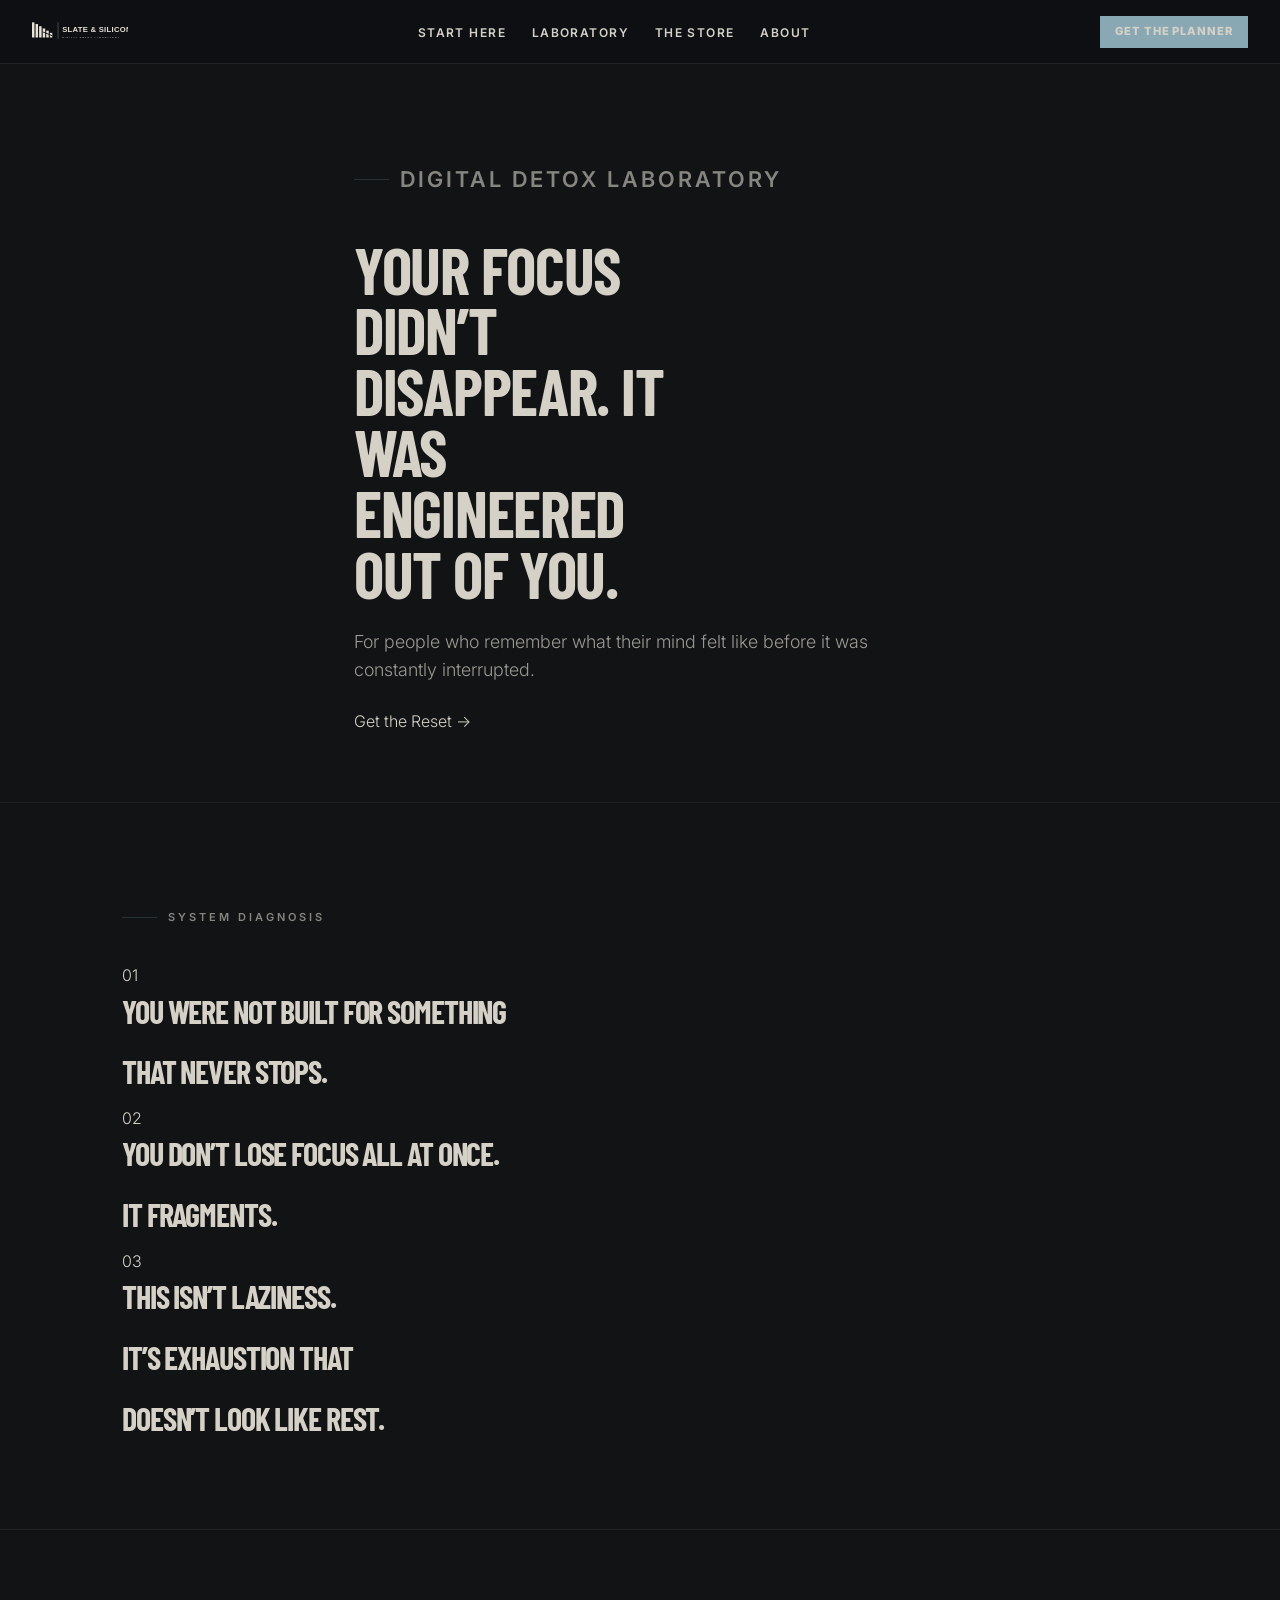
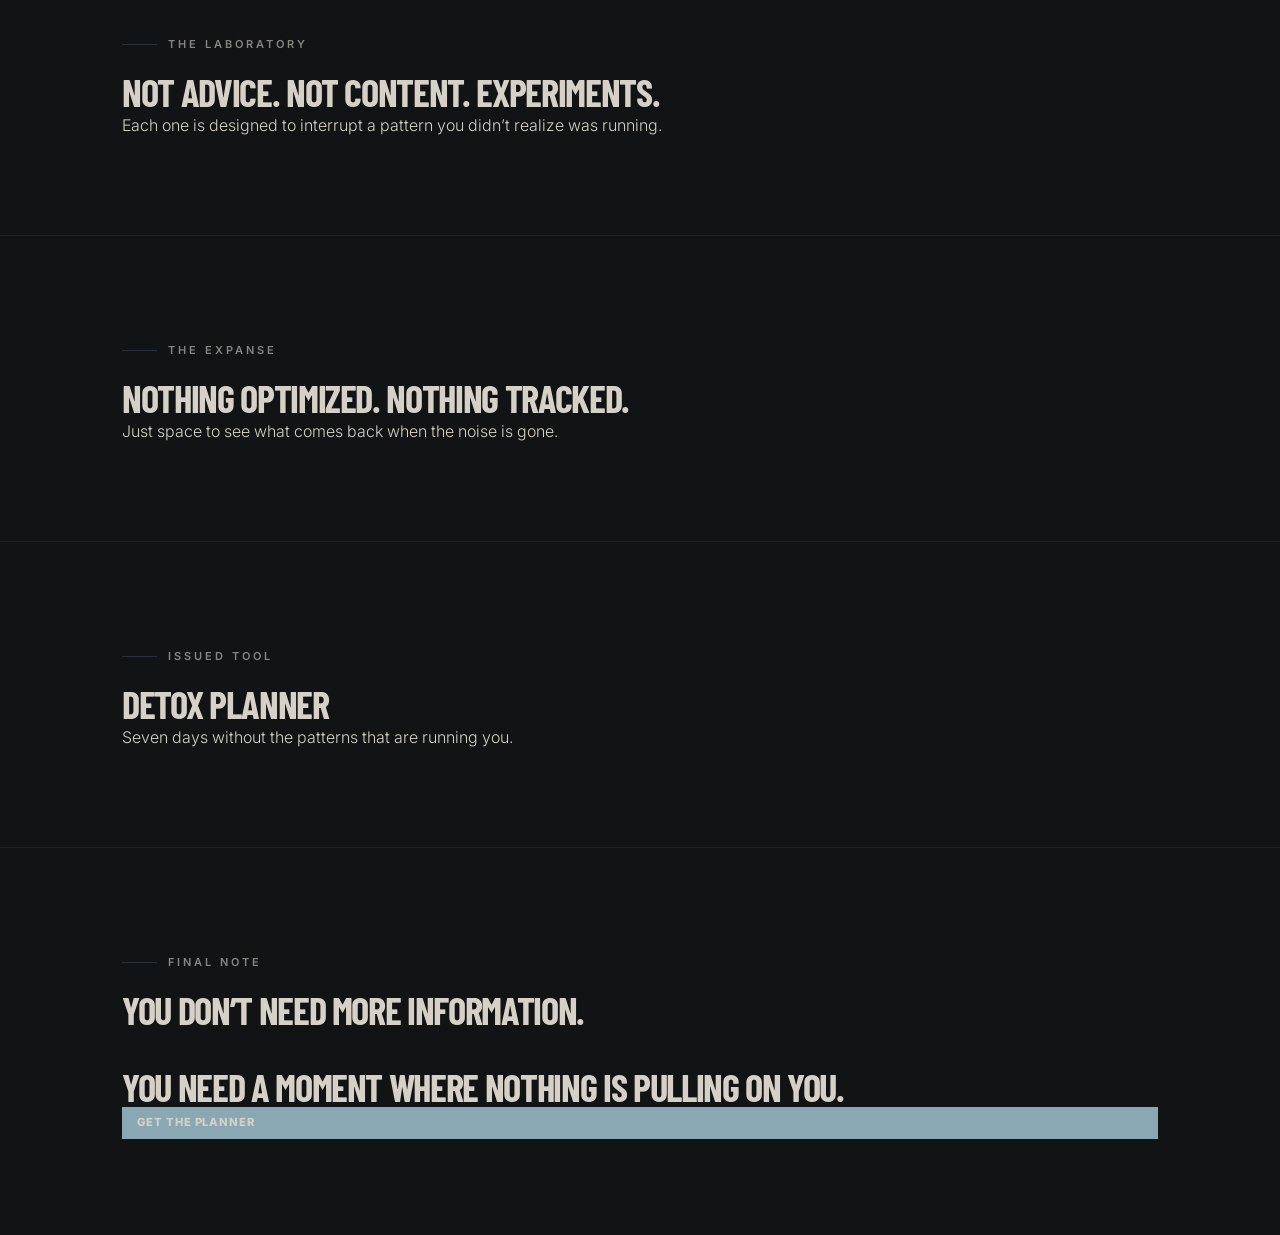
<file: index.html>
<!DOCTYPE html>
<html lang="en">
<head>
  <meta charset="UTF-8">
  <meta name="viewport" content="width=device-width, initial-scale=1.0">
  <title>Slate & Silicon — A digital detox laboratory.</title>
  <meta name="description" content="Slate & Silicon is a digital detox laboratory for rebuilding attention.">

  <link rel="icon" type="image/svg+xml" href="/logo/favicon.svg">

  <link rel="preconnect" href="https://fonts.googleapis.com">
  <link rel="preconnect" href="https://fonts.gstatic.com" crossorigin>
  <link href="https://fonts.googleapis.com/css2?family=Barlow+Condensed:wght@500;700;900&family=Inter:wght@300;400;500;600&display=swap" rel="stylesheet">
  <link rel="stylesheet" href="/css/styles.css">
  <link rel="stylesheet" href="/css/system.css?v=3">
</head>
<body class="home lab-theme">

<nav class="site-nav">
  <a href="/" class="logo">
    <img src="/logo/logo-light.svg" alt="Slate & Silicon">
  </a>
  <ul class="nav-links">
    <li><a href="/start-here/">Start Here</a></li>
    <li><a href="/laboratory/">Laboratory</a></li>
    <li><a href="/store/">The Store</a></li>
    <li><a href="/about/">About</a></li>
  </ul>
  <a class="nav-cta" href="https://slate-silicon.kit.com/b85027b5ea">Get the Planner</a>
</nav>

<main>

<section class="lab-hero quiet-section">
  <div class="container">
    <div class="copy-stack">
      <p class="eyebrow">Digital Detox Laboratory</p>
      <h1>Your focus didn’t disappear. It was engineered out of you.</h1>
      <p class="subtle">For people who remember what their mind felt like before it was constantly interrupted.</p>
      <a href="/detox-planner/" class="inline-cta strong">Get the Reset →</a>
    </div>
  </div>
</section>
  
<section class="quiet-section">
  <div class="container">
    <p class="eyebrow">System Diagnosis</p>

    <div class="diagnosis-stack">
      <div class="diagnosis-item">
        <span>01</span>
        <h3>You were not built for something<br><br>that never stops.</h3>
      </div>

      <div class="diagnosis-item">
        <span>02</span>
        <h3>You don’t lose focus all at once.<br><br>It fragments.</h3>
      </div>

      <div class="diagnosis-item">
        <span>03</span>
        <h3>This isn’t laziness.<br><br>It’s exhaustion that<br><br>doesn’t look like rest.</h3>
      </div>
    </div>

    </div>
</section>

<section class="quiet-section">
  <div class="container">
    <p class="eyebrow">The Laboratory</p>
    <h2>Not advice. Not content. Experiments.</h2>
    <p>Each one is designed to interrupt a pattern you didn’t realize was running.</p>
  </div>
</section>

<section class="quiet-section">
  <div class="container">
    <p class="eyebrow">The Expanse</p>
    <h2>Nothing optimized. Nothing tracked.</h2>
    <p>Just space to see what comes back when the noise is gone.</p>
  </div>
</section>

<section class="quiet-section">
  <div class="container">
    <p class="eyebrow">Issued Tool</p>
    <h2>Detox Planner</h2>
    <p>Seven days without the patterns that are running you.</p>
  </div>
</section>

<section class="quiet-section">
  <div class="container">
    <p class="eyebrow">Final Note</p>
    <h2>You don’t need more information.<br><br>
        You need a moment where nothing is pulling on you.</h2>
    <a href="/detox-planner/" class="nav-cta">Get the Planner</a>
  </div>
</section>

</main>

</body>
</html>
</file>
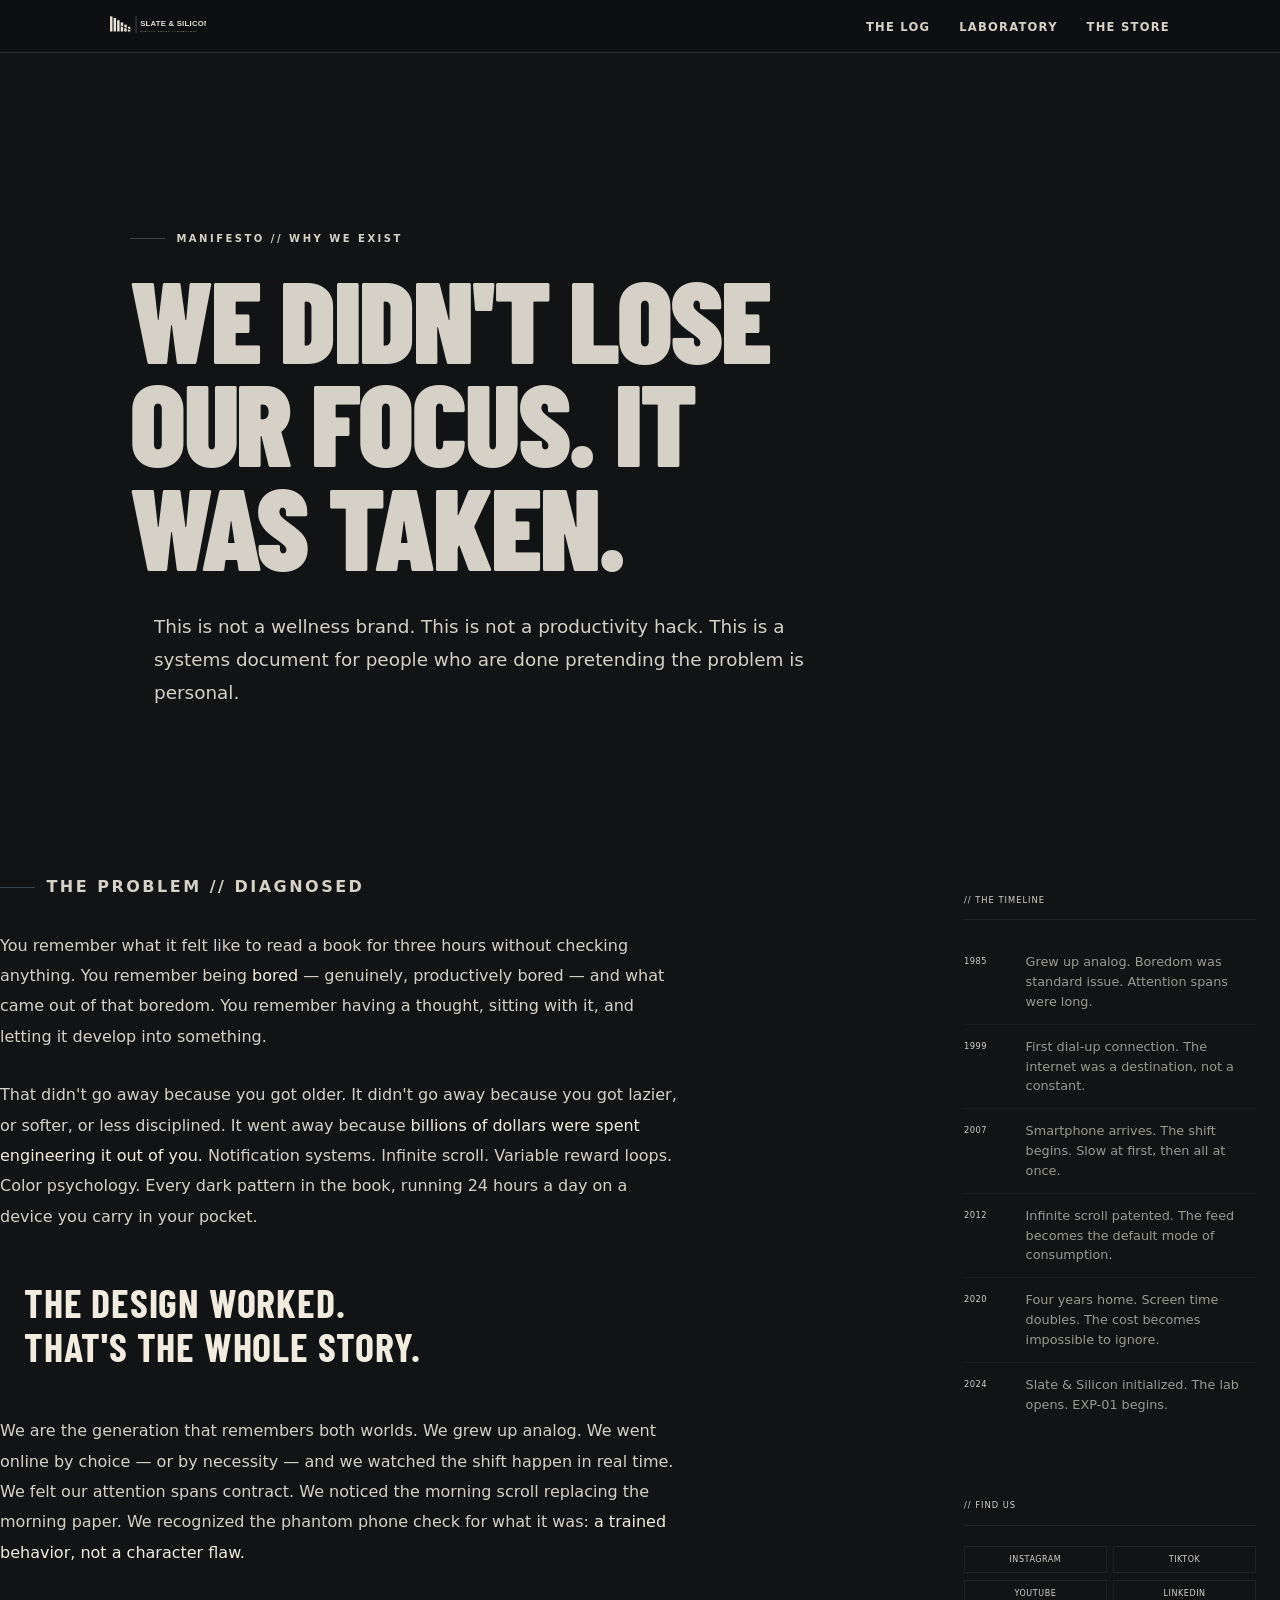
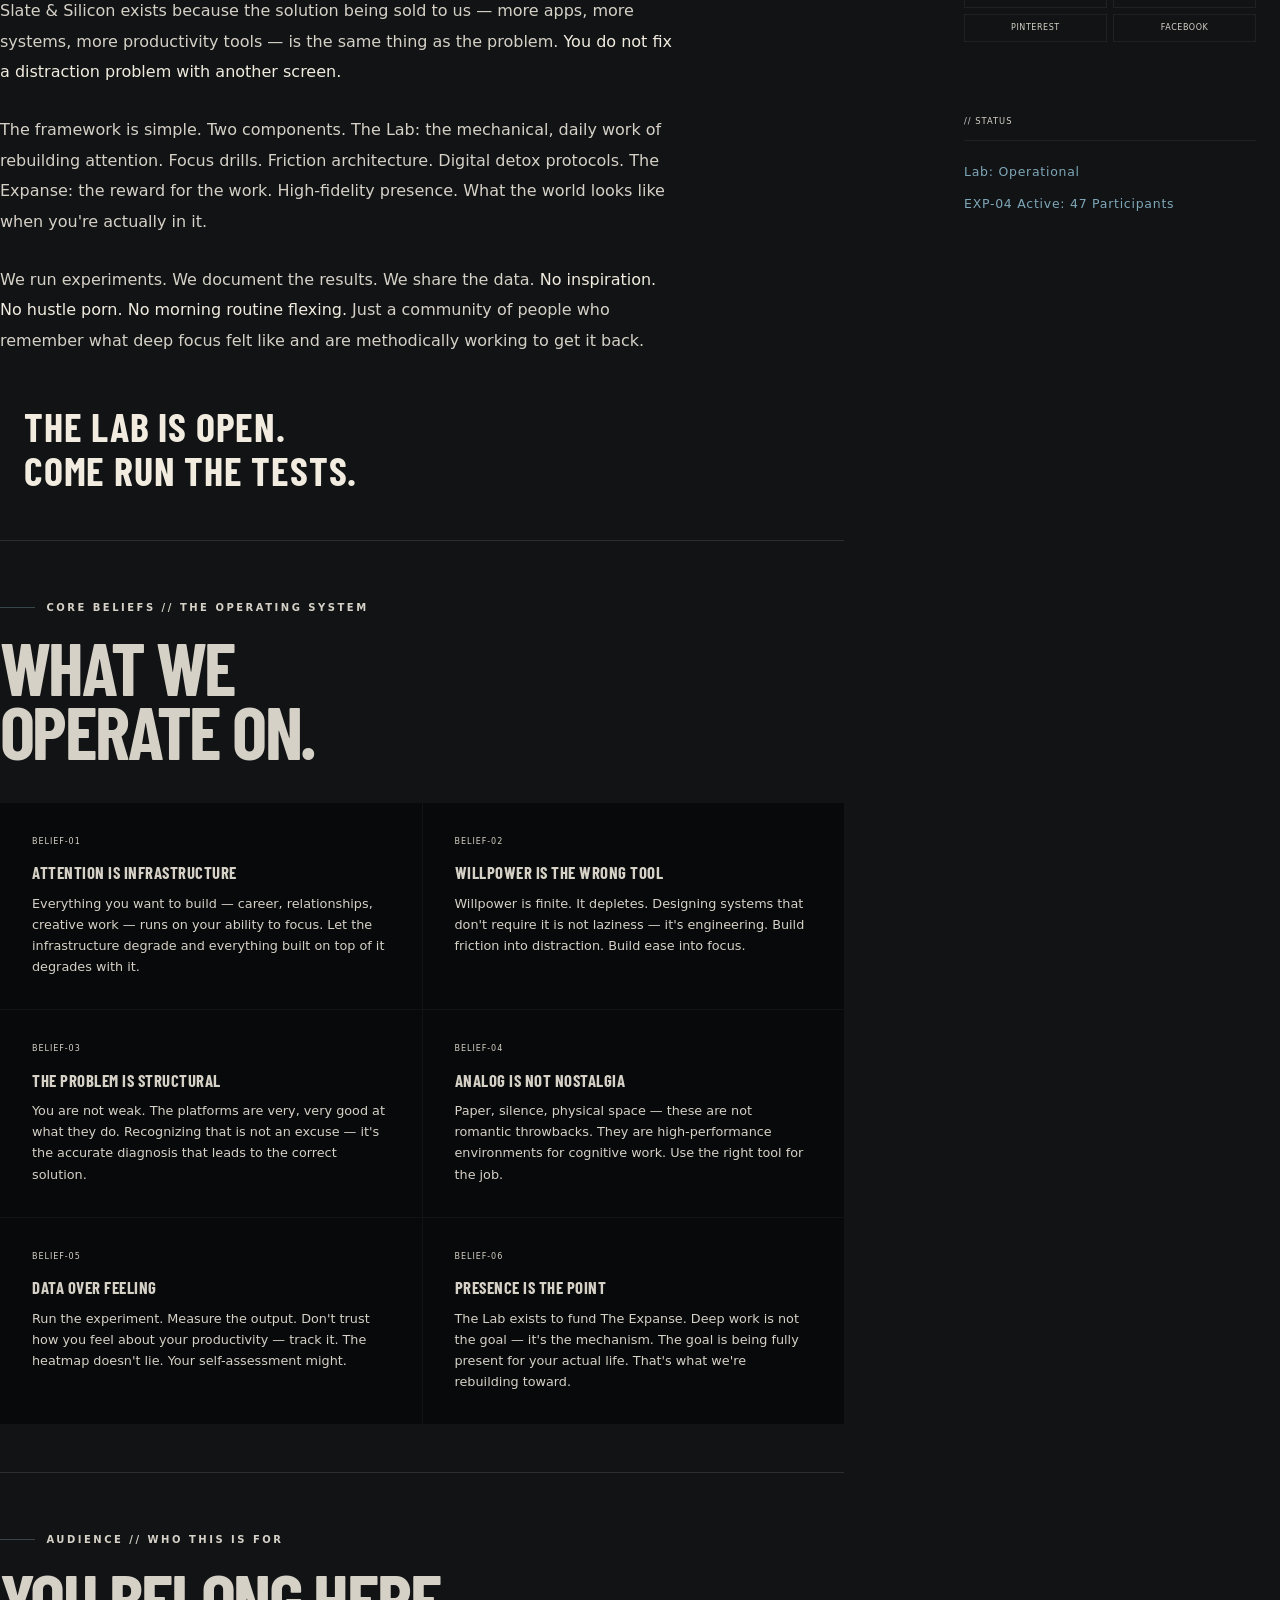
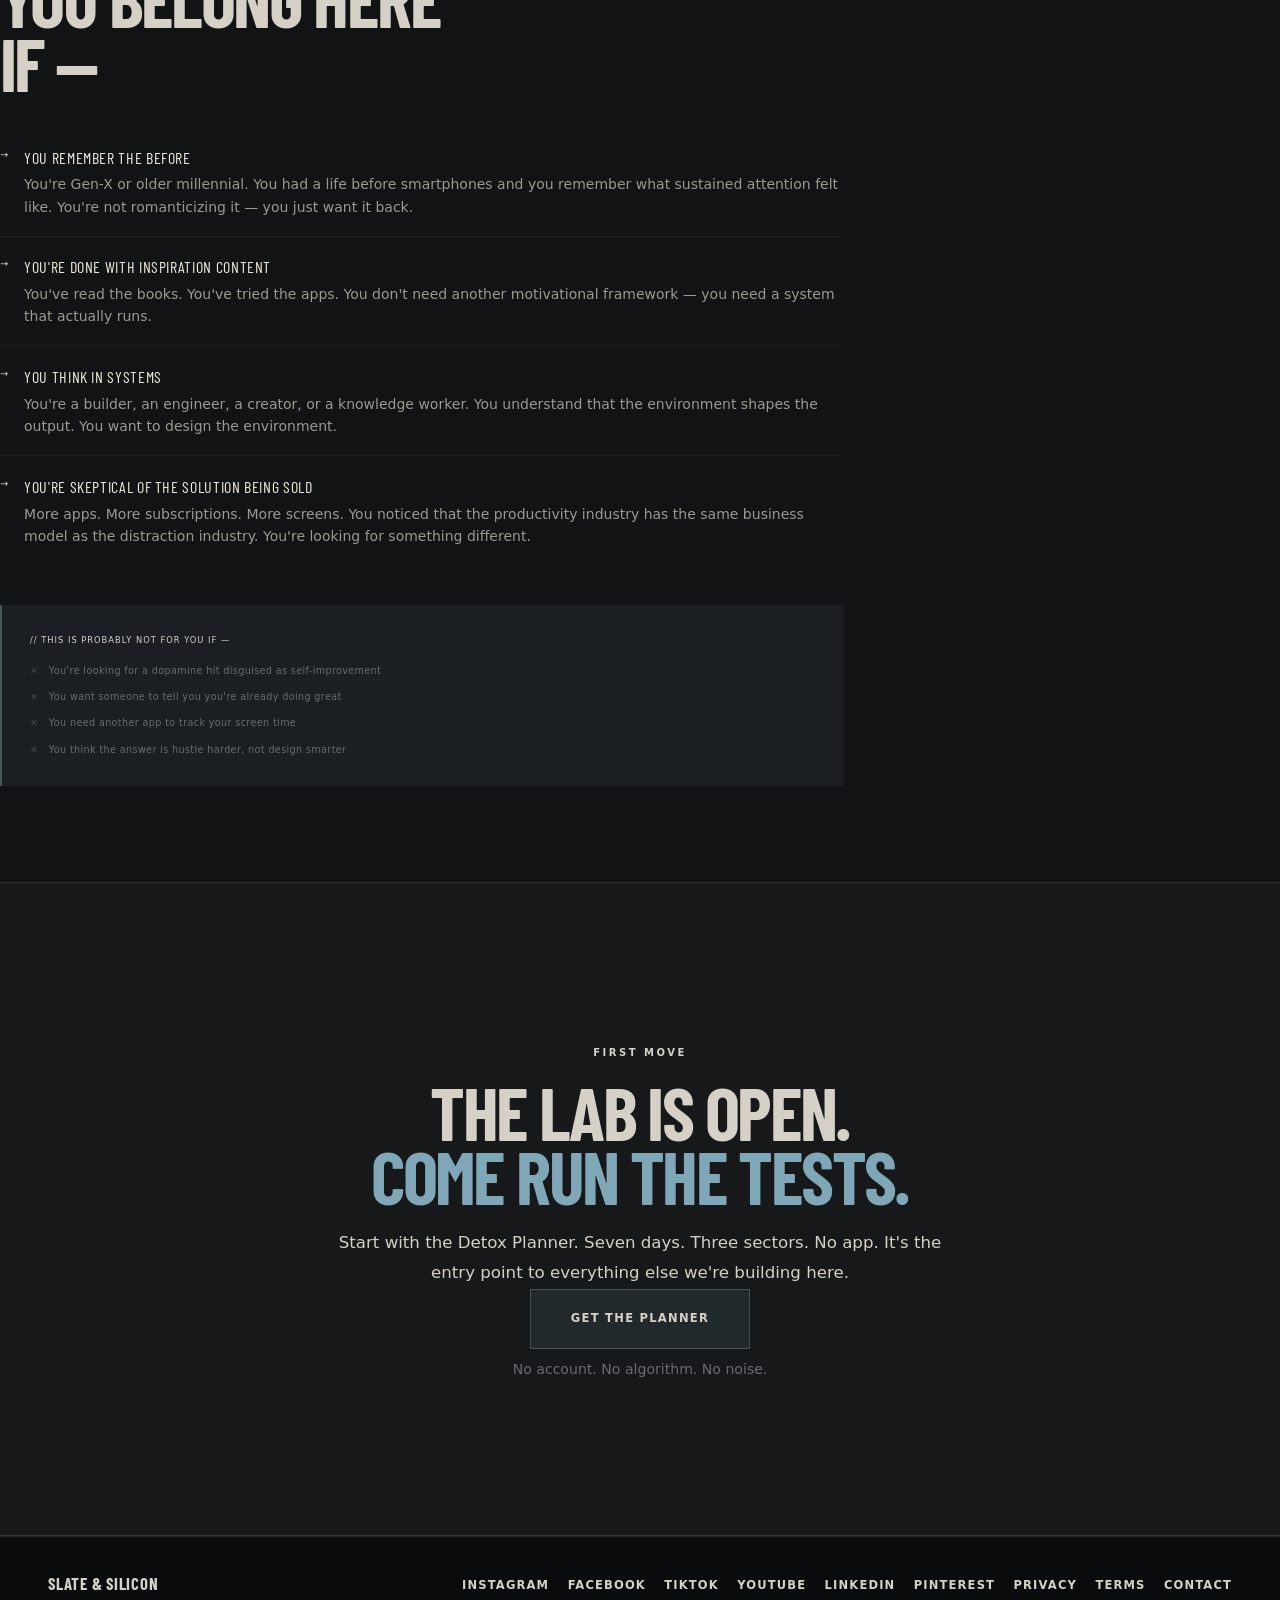
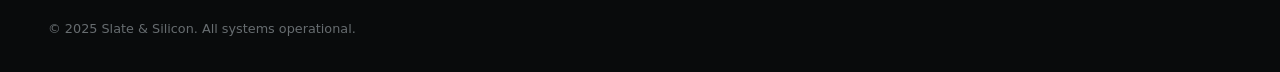
<file: about/index.html>
<!DOCTYPE html>
<html lang="en">
<head>
  <meta charset="UTF-8">
  <meta name="viewport" content="width=device-width, initial-scale=1.0">
  <title>About / Manifesto — Slate & Silicon</title>
  <meta name="description" content="We didn't lose our focus. It was engineered out of us. The Slate & Silicon manifesto — why we exist, who we're for, and what we're building.">
  <link href="https://fonts.googleapis.com/css2?family=Space+Mono:wght@400;700&family=Barlow+Condensed:wght@300;700;900&family=Barlow:wght@300;400&display=swap" rel="stylesheet">
  <link rel="stylesheet" href="/css/styles.css">
  <style>

    .manifesto-hero {
      min-height: 80vh;
      display: flex;
      flex-direction: column;
      justify-content: flex-end;
      padding: 6rem 2.5rem 4rem;
      max-width: 1100px;
      margin: 0 auto;
    }

    .manifesto-hero h1 {
      font-family: var(--display);
      font-weight: 900;
      font-size: clamp(3.5rem, 9vw, 8rem);
      line-height: 0.9;
      text-transform: uppercase;
      letter-spacing: -0.02em;
      max-width: 14ch;
      margin-bottom: 2rem;
      animation: up 0.7s ease both 0.15s;
    }

    .manifesto-hero .lead {
      font-size: 1.15rem;
      color: var(--muted);
      max-width: 58ch;
      line-height: 1.8;
      animation: up 0.7s ease both 0.3s;
      border-left: 2px solid var(--cyan);
      padding-left: 1.5rem;
    }

    @keyframes up {
      from { opacity: 0; transform: translateY(18px); }
      to   { opacity: 1; transform: translateY(0); }
    }

    .manifesto-body { max-width: 680px; }

    .manifesto-body p {
      font-size: 1rem;
      color: var(--muted);
      line-height: 1.9;
      margin-bottom: 1.75rem;
    }

    .manifesto-body p strong {
      color: var(--white);
      font-weight: 400;
    }

    .pullquote {
      font-family: var(--display);
      font-weight: 700;
      font-size: clamp(1.5rem, 3.5vw, 2.5rem);
      text-transform: uppercase;
      line-height: 1.1;
      color: var(--white);
      letter-spacing: 0.02em;
      margin: 3rem 0;
      padding-left: 1.5rem;
      border-left: 2px solid var(--cyan);
    }

    .about-layout {
      display: grid;
      grid-template-columns: 1fr 340px;
      gap: 6rem;
      align-items: start;
    }

    .beliefs {
      display: grid;
      grid-template-columns: 1fr 1fr;
      gap: 1px;
      background: var(--cyan-border);
      border: 1px solid var(--cyan-border);
      margin-top: 2.5rem;
    }

    .belief-card { background: var(--bunker); padding: 2rem; }

    .belief-num {
      font-family: var(--mono);
      font-size: 0.5rem;
      color: var(--cyan);
      letter-spacing: 0.12em;
      text-transform: uppercase;
      margin-bottom: 0.85rem;
    }

    .belief-statement {
      font-family: var(--display);
      font-weight: 700;
      font-size: 1.05rem;
      text-transform: uppercase;
      letter-spacing: 0.03em;
      color: var(--white);
      margin-bottom: 0.65rem;
      line-height: 1.2;
    }

    .belief-expand { font-size: 0.8rem; color: var(--muted); line-height: 1.65; }

    .for-list { list-style: none; margin-top: 2rem; }

    .for-item {
      display: grid;
      grid-template-columns: auto 1fr;
      gap: 1rem;
      padding: 1.1rem 0;
      border-bottom: 1px solid rgba(176,212,222,0.07);
      align-items: start;
    }
    .for-item:last-child { border-bottom: none; }

    .for-check { font-family: var(--mono); font-size: 0.6rem; color: var(--cyan); padding-top: 2px; }

    .for-text { font-size: 0.875rem; color: var(--muted); line-height: 1.6; }

    .for-text strong {
      color: var(--white);
      font-weight: 400;
      display: block;
      margin-bottom: 0.2rem;
      font-family: var(--display);
      font-size: 1rem;
      text-transform: uppercase;
      letter-spacing: 0.04em;
    }

    .not-block {
      background: var(--surface2);
      border: 1px solid var(--cyan-border);
      border-left: 2px solid rgba(176,212,222,0.3);
      padding: 1.75rem;
      margin-top: 2.5rem;
    }

    .not-title {
      font-family: var(--mono);
      font-size: 0.52rem;
      color: var(--slate);
      letter-spacing: 0.12em;
      text-transform: uppercase;
      margin-bottom: 1rem;
    }

    .not-list { list-style: none; display: flex; flex-direction: column; gap: 0.6rem; }

    .not-list li {
      font-family: var(--mono);
      font-size: 0.6rem;
      color: var(--slate);
      letter-spacing: 0.04em;
      display: flex;
      align-items: center;
      gap: 0.65rem;
    }
    .not-list li::before { content: '✕'; color: rgba(176,212,222,0.25); }

    .about-sidebar { position: sticky; top: 6rem; }

    .sidebar-block { border: 1px solid var(--cyan-border); padding: 1.5rem; margin-bottom: 1.5rem; }

    .sidebar-title {
      font-family: var(--mono);
      font-size: 0.52rem;
      color: var(--cyan);
      letter-spacing: 0.12em;
      text-transform: uppercase;
      margin-bottom: 1.25rem;
      padding-bottom: 0.75rem;
      border-bottom: 1px solid rgba(176,212,222,0.08);
    }

    .tl-item {
      display: grid;
      grid-template-columns: 48px 1fr;
      gap: 0.85rem;
      padding: 0.75rem 0;
      border-bottom: 1px solid rgba(176,212,222,0.05);
      align-items: start;
    }
    .tl-item:last-child { border-bottom: none; }

    .tl-year { font-family: var(--mono); font-size: 0.52rem; color: var(--cyan); letter-spacing: 0.06em; padding-top: 2px; }
    .tl-text { font-size: 0.8rem; color: var(--muted); line-height: 1.55; }

    .platform-grid { display: grid; grid-template-columns: 1fr 1fr; gap: 0.4rem; }

    .platform-link {
      font-family: var(--mono);
      font-size: 0.5rem;
      color: var(--muted);
      letter-spacing: 0.07em;
      text-transform: uppercase;
      text-decoration: none;
      border: 1px solid rgba(176,212,222,0.08);
      padding: 6px 8px;
      transition: all 0.2s;
      text-align: center;
    }
    .platform-link:hover { color: var(--cyan); border-color: var(--cyan-border); background: var(--cyan-dim); }

    @media (max-width: 900px) {
      .about-layout { grid-template-columns: 1fr; }
      .about-sidebar { position: static; }
      .beliefs { grid-template-columns: 1fr; }
    }

    @media (max-width: 720px) {
      .manifesto-hero { padding: 4rem 1.25rem 3rem; min-height: unset; }
    }
  </style>
</head>
<body>

<!--NAV-->
<nav class="site-nav">
  <div class="nav-container">

    <a href="/" class="logo">
      <img src="/logo/logo-light.svg" alt="Slate & Silicon">
    </a>

    <div class="nav-right">
      <ul class="nav-links">
	      <li><a href="/log/">The Log</a></li>
        <li><a href="/laboratory/">Laboratory</a></li>
	      <li><a href="/store/">The Store</a></li>
      </ul>
    </div>

  </div>
</nav>

<!-- ══ MANIFESTO HERO ══ -->
<div class="manifesto-hero z">
  <p class="tag" style="animation: up 0.7s ease both 0s;">Manifesto // Why We Exist</p>
  <h1>We didn't lose our focus. It was taken.</h1>
  <p class="lead">This is not a wellness brand. This is not a productivity hack. This is a systems document for people who are done pretending the problem is personal.</p>
</div>

<!-- ══ TICKER ══ -->
<div class="ticker z">
  <div class="ticker-track">
    <span class="ticker-item">The machinery of focus <b>//</b></span>
    <span class="ticker-item">The beauty of presence <b>//</b></span>
    <span class="ticker-item">Gen-X // Digital natives by force <b>//</b></span>
    <span class="ticker-item">Not a wellness brand <b>//</b></span>
    <span class="ticker-item">A systems document <b>//</b></span>
    <span class="ticker-item">The problem is not personal <b>//</b></span>
    <span class="ticker-item">The machinery of focus <b>//</b></span>
    <span class="ticker-item">The beauty of presence <b>//</b></span>
    <span class="ticker-item">Gen-X // Digital natives by force <b>//</b></span>
    <span class="ticker-item">Not a wellness brand <b>//</b></span>
    <span class="ticker-item">A systems document <b>//</b></span>
    <span class="ticker-item">The problem is not personal <b>//</b></span>
  </div>
</div>

<!-- ══ MAIN ══ -->
<div class="z">
  <div class="section">
    <div class="about-layout">

      <div>

        <!-- MANIFESTO -->
        <div class="manifesto-body reveal">
          <p class="tag">The Problem // Diagnosed</p>

          <p>You remember what it felt like to read a book for three hours without checking anything. You remember being <strong>bored</strong> — genuinely, productively bored — and what came out of that boredom. You remember having a thought, sitting with it, and letting it develop into something.</p>

          <p>That didn't go away because you got older. It didn't go away because you got lazier, or softer, or less disciplined. It went away because <strong>billions of dollars were spent engineering it out of you.</strong> Notification systems. Infinite scroll. Variable reward loops. Color psychology. Every dark pattern in the book, running 24 hours a day on a device you carry in your pocket.</p>

          <div class="pullquote">The design worked.<br>That's the whole story.</div>

          <p>We are the generation that remembers both worlds. We grew up analog. We went online by choice — or by necessity — and we watched the shift happen in real time. We felt our attention spans contract. We noticed the morning scroll replacing the morning paper. We recognized the phantom phone check for what it was: <strong>a trained behavior, not a character flaw.</strong></p>

          <p>Slate & Silicon exists because the solution being sold to us — more apps, more systems, more productivity tools — is the same thing as the problem. <strong>You do not fix a distraction problem with another screen.</strong></p>

          <p>The framework is simple. Two components. The Lab: the mechanical, daily work of rebuilding attention. Focus drills. Friction architecture. Digital detox protocols. The Expanse: the reward for the work. High-fidelity presence. What the world looks like when you're actually in it.</p>

          <p>We run experiments. We document the results. We share the data. <strong>No inspiration. No hustle porn. No morning routine flexing.</strong> Just a community of people who remember what deep focus felt like and are methodically working to get it back.</p>

          <div class="pullquote">The lab is open.<br>Come run the tests.</div>
        </div>

        <hr class="rule" style="margin: 3rem 0;">

        <!-- BELIEFS -->
        <div class="reveal">
          <p class="tag">Core Beliefs // The Operating System</p>
          <h2>What we<br>operate on.</h2>
          <div class="beliefs">
            <div class="belief-card">
              <p class="belief-num">BELIEF-01</p>
              <p class="belief-statement">Attention is infrastructure</p>
              <p class="belief-expand">Everything you want to build — career, relationships, creative work — runs on your ability to focus. Let the infrastructure degrade and everything built on top of it degrades with it.</p>
            </div>
            <div class="belief-card">
              <p class="belief-num">BELIEF-02</p>
              <p class="belief-statement">Willpower is the wrong tool</p>
              <p class="belief-expand">Willpower is finite. It depletes. Designing systems that don't require it is not laziness — it's engineering. Build friction into distraction. Build ease into focus.</p>
            </div>
            <div class="belief-card">
              <p class="belief-num">BELIEF-03</p>
              <p class="belief-statement">The problem is structural</p>
              <p class="belief-expand">You are not weak. The platforms are very, very good at what they do. Recognizing that is not an excuse — it's the accurate diagnosis that leads to the correct solution.</p>
            </div>
            <div class="belief-card">
              <p class="belief-num">BELIEF-04</p>
              <p class="belief-statement">Analog is not nostalgia</p>
              <p class="belief-expand">Paper, silence, physical space — these are not romantic throwbacks. They are high-performance environments for cognitive work. Use the right tool for the job.</p>
            </div>
            <div class="belief-card">
              <p class="belief-num">BELIEF-05</p>
              <p class="belief-statement">Data over feeling</p>
              <p class="belief-expand">Run the experiment. Measure the output. Don't trust how you feel about your productivity — track it. The heatmap doesn't lie. Your self-assessment might.</p>
            </div>
            <div class="belief-card">
              <p class="belief-num">BELIEF-06</p>
              <p class="belief-statement">Presence is the point</p>
              <p class="belief-expand">The Lab exists to fund The Expanse. Deep work is not the goal — it's the mechanism. The goal is being fully present for your actual life. That's what we're rebuilding toward.</p>
            </div>
          </div>
        </div>

        <hr class="rule" style="margin: 3rem 0;">

        <!-- WHO IT'S FOR -->
        <div class="reveal">
          <p class="tag">Audience // Who This Is For</p>
          <h2>You belong here<br>if —</h2>
          <ul class="for-list">
            <li class="for-item">
              <span class="for-check">→</span>
              <div class="for-text">
                <strong>You remember the before</strong>
                You're Gen-X or older millennial. You had a life before smartphones and you remember what sustained attention felt like. You're not romanticizing it — you just want it back.
              </div>
            </li>
            <li class="for-item">
              <span class="for-check">→</span>
              <div class="for-text">
                <strong>You're done with inspiration content</strong>
                You've read the books. You've tried the apps. You don't need another motivational framework — you need a system that actually runs.
              </div>
            </li>
            <li class="for-item">
              <span class="for-check">→</span>
              <div class="for-text">
                <strong>You think in systems</strong>
                You're a builder, an engineer, a creator, or a knowledge worker. You understand that the environment shapes the output. You want to design the environment.
              </div>
            </li>
            <li class="for-item">
              <span class="for-check">→</span>
              <div class="for-text">
                <strong>You're skeptical of the solution being sold</strong>
                More apps. More subscriptions. More screens. You noticed that the productivity industry has the same business model as the distraction industry. You're looking for something different.
              </div>
            </li>
          </ul>

          <div class="not-block">
            <p class="not-title">// This is probably not for you if —</p>
            <ul class="not-list">
              <li>You're looking for a dopamine hit disguised as self-improvement</li>
              <li>You want someone to tell you you're already doing great</li>
              <li>You need another app to track your screen time</li>
              <li>You think the answer is hustle harder, not design smarter</li>
            </ul>
          </div>
        </div>

      </div>

      <!-- SIDEBAR -->
      <aside class="about-sidebar reveal">

        <div class="sidebar-block">
          <p class="sidebar-title">// The Timeline</p>
          <div class="tl-item"><span class="tl-year">1985</span><span class="tl-text">Grew up analog. Boredom was standard issue. Attention spans were long.</span></div>
          <div class="tl-item"><span class="tl-year">1999</span><span class="tl-text">First dial-up connection. The internet was a destination, not a constant.</span></div>
          <div class="tl-item"><span class="tl-year">2007</span><span class="tl-text">Smartphone arrives. The shift begins. Slow at first, then all at once.</span></div>
          <div class="tl-item"><span class="tl-year">2012</span><span class="tl-text">Infinite scroll patented. The feed becomes the default mode of consumption.</span></div>
          <div class="tl-item"><span class="tl-year">2020</span><span class="tl-text">Four years home. Screen time doubles. The cost becomes impossible to ignore.</span></div>
          <div class="tl-item"><span class="tl-year">2024</span><span class="tl-text">Slate & Silicon initialized. The lab opens. EXP-01 begins.</span></div>
        </div>

        <div class="sidebar-block">
          <p class="sidebar-title">// Find Us</p>
          <div class="platform-grid">
            <a href="https://instagram.com" target="_blank" rel="noopener" class="platform-link">Instagram</a>
            <a href="https://tiktok.com" target="_blank" rel="noopener" class="platform-link">TikTok</a>
            <a href="https://youtube.com" target="_blank" rel="noopener" class="platform-link">YouTube</a>
            <a href="https://linkedin.com" target="_blank" rel="noopener" class="platform-link">LinkedIn</a>
            <a href="https://pinterest.com" target="_blank" rel="noopener" class="platform-link">Pinterest</a>
            <a href="https://facebook.com" target="_blank" rel="noopener" class="platform-link">Facebook</a>
          </div>
        </div>

        <div class="sidebar-block">
          <p class="sidebar-title">// Status</p>
          <div class="status"><div class="dot"></div> Lab: Operational</div>
          <div class="status" style="margin-top:0.65rem;"><div class="dot"></div> EXP-04 Active: 47 Participants</div>
        </div>

      </aside>
    </div>
  </div>
</div>

<!-- ══ FOOTER CTA ══ -->
<div class="section-alt z">
  <div class="footer-cta">
    <div class="reveal">
      <p class="tag">First Move</p>
      <h2>The lab is open.<br><span class="cyan">Come run the tests.</span></h2>
      <p class="body-text">Start with the Detox Planner. Seven days. Three sectors. No app. It's the entry point to everything else we're building here.</p>
      <a href="store/7day-detox/" class="nav-cta" style="display: inline-block; padding: 1.2rem 2.5rem;">GET THE PLANNER</a>
        <p class="form-note" style="text-align:center; margin-top:0.5rem;">No account. No algorithm. No noise.</p>
    </div>
  </div>
</div>

<!-- ══ FOOTER ══ -->
<footer class="z">
  <a href="/" class="footer-logo">Slate &amp; Silicon</a>
      <ul class="footer-links">
    <li><a href="https://www.instagram.com/slate.silicon/" target="_blank" rel="noopener">Instagram</a></li>
    <li><a href="https://www.facebook.com/slate.silicon/" target="_blank" rel="noopener">Facebook</a></li>
    <li><a href="https://tiktok.com/@roman.prime78" target="_blank" rel="noopener">TikTok</a></li>
    <li><a href="https://www.youtube.com/@slate.silicon" target="_blank" rel="noopener">YouTube</a></li>
    <li><a href="#" target="_blank" rel="noopener">LinkedIn</a></li>
    <li><a href="https://www.pinterest.com/slateandsilicon/" target="_blank" rel="noopener">Pinterest</a></li>
    <li><a href="/privacy/">Privacy</a></li>
    <li><a href="/terms/">Terms</a></li>
    <li><a href="/contact/">Contact</a></li>
  </ul>
  <span class="footer-copy">© 2025 Slate &amp; Silicon. All systems operational.</span>
</footer>

<script>
  const io = new IntersectionObserver(entries => {
    entries.forEach(e => { if (e.isIntersecting) { e.target.classList.add('on'); io.unobserve(e.target); } });
  }, { threshold: 0.1 });
  document.querySelectorAll('.reveal').forEach(el => io.observe(el));
</script>

</body>
</html>
</file>
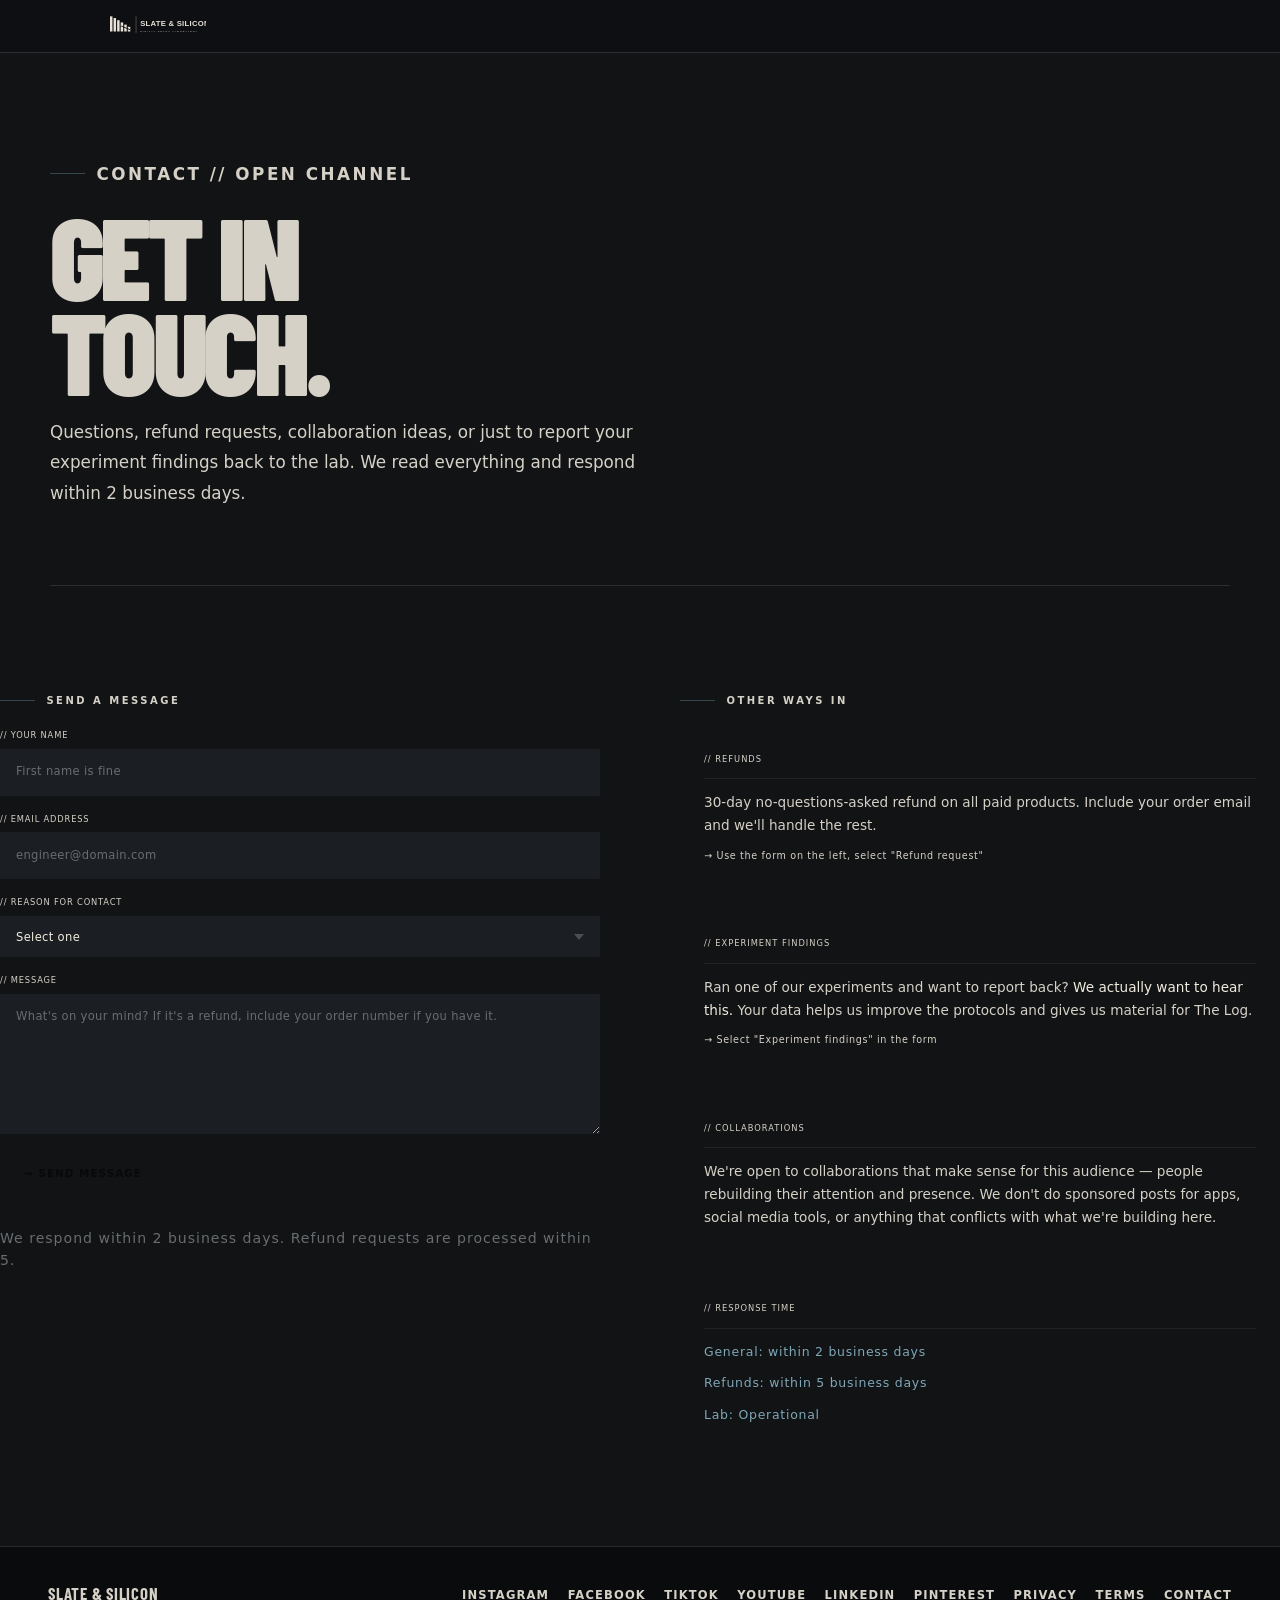
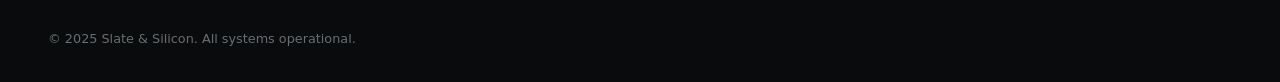
<file: contact/index.html>
<!DOCTYPE html>
<html lang="en">
<head>
  <meta charset="UTF-8">
  <meta name="viewport" content="width=device-width, initial-scale=1.0">
  <title>Contact — Slate & Silicon</title>
  <meta name="description" content="Get in touch with Slate & Silicon. Questions, refunds, collaborations, or just to report your experiment findings.">
  <link href="https://fonts.googleapis.com/css2?family=Space+Mono:wght@400;700&family=Barlow+Condensed:wght@300;700;900&family=Barlow:wght@300;400&display=swap" rel="stylesheet">
  <link rel="stylesheet" href="/css/styles.css">
  <style>

    .contact-layout { display:grid; grid-template-columns:1fr 1fr; gap:5rem; align-items:start; }

    /* ── CONTACT FORM ── */
    .contact-form { display:flex; flex-direction:column; gap:1rem; }

    .field-group { display:flex; flex-direction:column; gap:0.4rem; }

    .field-label {
      font-family:var(--mono);
      font-size:0.52rem;
      color:var(--cyan);
      letter-spacing:0.1em;
      text-transform:uppercase;
    }

    .field-input,
    .field-select,
    .field-textarea {
      background:var(--surface2);
      border:1px solid var(--cyan-border);
      color:var(--white);
      font-family:var(--mono);
      font-size:0.72rem;
      padding:0.85rem 1rem;
      outline:none;
      letter-spacing:0.03em;
      transition:border-color 0.2s;
      width:100%;
    }

    .field-input::placeholder,
    .field-textarea::placeholder { color:var(--slate); }

    .field-input:focus,
    .field-select:focus,
    .field-textarea:focus { border-color:rgba(176,212,222,0.5); }

    .field-select { appearance:none; cursor:pointer; background-image:url("data:image/svg+xml,%3Csvg xmlns='http://www.w3.org/2000/svg' width='10' height='6'%3E%3Cpath d='M0 0l5 6 5-6z' fill='%234A4E52'/%3E%3C/svg%3E"); background-repeat:no-repeat; background-position:right 1rem center; }

    .field-textarea { resize:vertical; min-height:140px; line-height:1.65; }

    .submit-btn {
      font-family:var(--mono);
      font-size:0.65rem;
      letter-spacing:0.1em;
      text-transform:uppercase;
      background:var(--cyan);
      color:var(--bunker);
      font-weight:700;
      padding:0.95rem 1.5rem;
      border:none;
      cursor:pointer;
      transition:opacity 0.2s;
      align-self:flex-start;
    }
    .submit-btn:hover { opacity:0.82; }

    .form-note { font-family:var(--mono); font-size:0.52rem; color:var(--slate); letter-spacing:0.07em; line-height:1.6; }

    /* ── CONTACT INFO ── */
    .contact-info { display:flex; flex-direction:column; gap:1.5rem; }

    .info-block { border:1px solid var(--cyan-border); padding:1.5rem; }

    .info-label {
      font-family:var(--mono);
      font-size:0.52rem;
      color:var(--cyan);
      letter-spacing:0.12em;
      text-transform:uppercase;
      margin-bottom:0.75rem;
      padding-bottom:0.75rem;
      border-bottom:1px solid rgba(176,212,222,0.08);
    }

    .info-text { font-size:0.85rem; color:var(--muted); line-height:1.7; }
    .info-text strong { color:var(--white); font-weight:400; }

    .info-detail {
      font-family:var(--mono);
      font-size:0.6rem;
      color:var(--cyan);
      letter-spacing:0.07em;
      margin-top:0.65rem;
      display:block;
      text-decoration:none;
    }
    .info-detail:hover { opacity:0.75; }

    .platform-grid { display:grid; grid-template-columns:1fr 1fr; gap:0.4rem; margin-top:0.25rem; }

    .platform-link {
      font-family:var(--mono);
      font-size:0.5rem;
      color:var(--muted);
      letter-spacing:0.07em;
      text-transform:uppercase;
      text-decoration:none;
      border:1px solid rgba(176,212,222,0.08);
      padding:7px 8px;
      transition:all 0.2s;
      text-align:center;
    }
    .platform-link:hover { color:var(--cyan); border-color:var(--cyan-border); background:var(--cyan-dim); }

    /* success state */
    .form-success {
      display:none;
      background:var(--surface2);
      border:1px solid var(--cyan-border);
      border-left:2px solid var(--cyan);
      padding:1.75rem;
      font-family:var(--mono);
      font-size:0.65rem;
      color:var(--cyan);
      letter-spacing:0.08em;
      text-transform:uppercase;
      line-height:1.8;
    }

    @media (max-width:720px) {
      .contact-layout { grid-template-columns:1fr; gap:3rem; }
    }
  </style>
</head>
<body>

<!-- NAV -->
<nav class="site-nav">
  <div class="nav-container">

    <a href="/" class="logo">
      <img src="/logo/logo-light.svg" alt="Slate & Silicon">
    </a>

    <div class="nav-right">
      <ul class="nav-links">
	    </ul>
    </div>
  </div>
</nav>

<div class="page-hero z">
  <p class="tag">Contact // Open Channel</p>
  <h1>Get in<br>touch.</h1>
  <p class="body-text">Questions, refund requests, collaboration ideas, or just to report your experiment findings back to the lab. We read everything and respond within 2 business days.</p>
</div>

<div class="ticker z">
  <div class="ticker-track">
    <span class="ticker-item">Response within 2 business days <b>//</b></span>
    <span class="ticker-item">We read everything <b>//</b></span>
    <span class="ticker-item">Refunds processed in 5 days <b>//</b></span>
    <span class="ticker-item">Report your findings <b>//</b></span>
    <span class="ticker-item">Open channel <b>//</b></span>
    <span class="ticker-item">Response within 2 business days <b>//</b></span>
    <span class="ticker-item">We read everything <b>//</b></span>
    <span class="ticker-item">Refunds processed in 5 days <b>//</b></span>
    <span class="ticker-item">Report your findings <b>//</b></span>
    <span class="ticker-item">Open channel <b>//</b></span>
  </div>
</div>

<div class="z">
  <div class="section">
    <div class="contact-layout">

      <!-- LEFT: Form -->
      <div class="reveal">
        <p class="tag">Send a Message</p>

        <div class="contact-form" id="contact-form">
          <div class="field-group">
            <label class="field-label" for="name">// Your Name</label>
            <input class="field-input" type="text" id="name" placeholder="First name is fine">
          </div>
          <div class="field-group">
            <label class="field-label" for="email">// Email Address</label>
            <input class="field-input" type="email" id="email" placeholder="engineer@domain.com">
          </div>
          <div class="field-group">
            <label class="field-label" for="reason">// Reason for Contact</label>
            <select class="field-select field-input" id="reason">
              <option value="" disabled selected>Select one</option>
              <option value="general">General question</option>
              <option value="refund">Refund request</option>
              <option value="experiment">Experiment findings / feedback</option>
              <option value="collab">Collaboration or partnership</option>
              <option value="press">Press or media inquiry</option>
              <option value="other">Something else</option>
            </select>
          </div>
          <div class="field-group">
            <label class="field-label" for="message">// Message</label>
            <textarea class="field-textarea" id="message" placeholder="What's on your mind? If it's a refund, include your order number if you have it."></textarea>
          </div>
          <button class="submit-btn" onclick="handleSubmit()">→ Send Message</button>
          <p class="form-note">We respond within 2 business days. Refund requests are processed within 5.</p>
        </div>

        <div class="form-success" id="form-success">
          // Message received.<br>
          // Transmission logged.<br>
          // Response incoming within 48 hours.<br><br>
          <span style="color:var(--muted); font-size:0.55rem;">— The Slate & Silicon Lab</span>
        </div>
      </div>

      <!-- RIGHT: Info -->
      <div class="reveal">
        <p class="tag">Other Ways In</p>

        <div class="contact-info">

          <div class="info-block">
            <p class="info-label">// Refunds</p>
            <p class="info-text">30-day no-questions-asked refund on all paid products. Include your order email and we'll handle the rest.</p>
            <span class="info-detail">→ Use the form on the left, select "Refund request"</span>
          </div>

          <div class="info-block">
            <p class="info-label">// Experiment Findings</p>
            <p class="info-text">Ran one of our experiments and want to report back? <strong>We actually want to hear this.</strong> Your data helps us improve the protocols and gives us material for The Log.</p>
            <span class="info-detail">→ Select "Experiment findings" in the form</span>
          </div>

          <div class="info-block">
            <p class="info-label">// Collaborations</p>
            <p class="info-text">We're open to collaborations that make sense for this audience — people rebuilding their attention and presence. We don't do sponsored posts for apps, social media tools, or anything that conflicts with what we're building here.</p>
          </div>

          <div class="info-block">
            <p class="info-label">// Response Time</p>
            <div class="status"><div class="dot"></div> General: within 2 business days</div>
            <div class="status" style="margin-top:0.65rem;"><div class="dot"></div> Refunds: within 5 business days</div>
            <div class="status" style="margin-top:0.65rem;"><div class="dot"></div> Lab: Operational</div>
          </div>

        </div>
      </div>

    </div>
  </div>
</div>

<footer class="z">
  <a href="/" class="footer-logo">Slate &amp; Silicon</a>
      <ul class="footer-links">
    <li><a href="https://www.instagram.com/slate.silicon/" target="_blank" rel="noopener">Instagram</a></li>
    <li><a href="https://www.facebook.com/slate.silicon/" target="_blank" rel="noopener">Facebook</a></li>
    <li><a href="https://tiktok.com/@roman.prime78" target="_blank" rel="noopener">TikTok</a></li>
    <li><a href="https://www.youtube.com/@slate.silicon" target="_blank" rel="noopener">YouTube</a></li>
    <li><a href="#" target="_blank" rel="noopener">LinkedIn</a></li>
    <li><a href="https://www.pinterest.com/slateandsilicon/" target="_blank" rel="noopener">Pinterest</a></li>
    <li><a href="/privacy/">Privacy</a></li>
    <li><a href="/terms/">Terms</a></li>
    <li><a href="/contact/">Contact</a></li>
  </ul>
  <span class="footer-copy">© 2025 Slate &amp; Silicon. All systems operational.</span>
</footer>

<script>
  const io = new IntersectionObserver(entries => {
    entries.forEach(e => { if (e.isIntersecting) { e.target.classList.add('on'); io.unobserve(e.target); } });
  }, { threshold: 0.1 });
  document.querySelectorAll('.reveal').forEach(el => io.observe(el));

  function handleSubmit() {
    const name = document.getElementById('name').value.trim();
    const email = document.getElementById('email').value.trim();
    const message = document.getElementById('message').value.trim();
    if (!name || !email || !message) {
      alert('Please fill in your name, email, and message before sending.');
      return;
    }
    document.getElementById('contact-form').style.display = 'none';
    document.getElementById('form-success').style.display = 'block';
  }
</script>
</body>
</html>
</file>
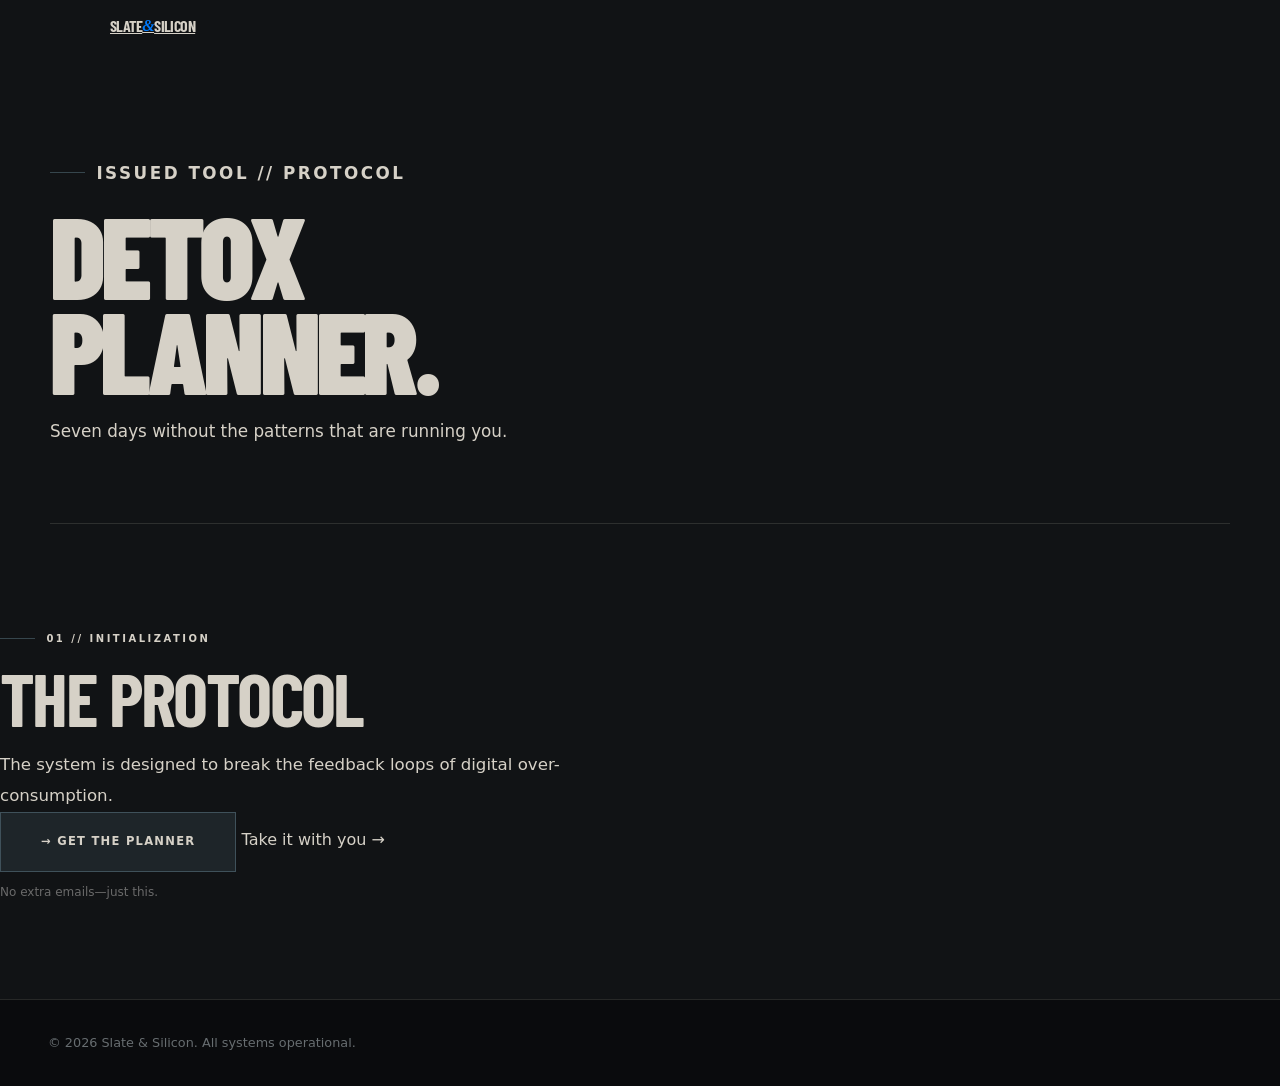
<file: detox-planner/index.html>
<!DOCTYPE html>
<html lang="en">
<head>
    <meta charset="UTF-8">
    <meta name="viewport" content="width=device-width, initial-scale=1.0">
    <title>DETOX PLANNER — Slate & Silicon</title>
    
    <link href="https://fonts.googleapis.com/css2?family=Space+Mono:wght@400;700&family=Barlow+Condensed:wght@300;700;900&family=Barlow:wght@300;400&display=swap" rel="stylesheet">
    
    <link rel="stylesheet" href="/css/styles.css">
</head>
<body>

<nav class="z">
  <div class="nav-container">
    <a href="/start-here/" class="logo">Slate <em>&</em> Silicon</a>
  </div>
</nav>

    <div class="page-hero z">
        <p class="tag">ISSUED TOOL // PROTOCOL</p>
        <h1>DETOX<br>PLANNER.</h1>
        <p class="body-text">Seven days without the patterns that are running you.</p>
    </div>

    <div class="z">
        <div class="section">
            <div class="reveal">
                <p class="tag">01 // INITIALIZATION</p>
                <h2 style="font-family: var(--display); font-weight: 700; text-transform: uppercase;">The Protocol</h2>
                <p class="body-text">The system is designed to break the feedback loops of digital over-consumption.</p>
            <a href="https://slate-silicon.kit.com/b85027b5ea" class="nav-cta" style="display: inline-block; padding: 1.2rem 2.5rem;">→ GET THE PLANNER</a>
  Take it with you →
</a>
                <div class="detox-micro">
  No extra emails—just this.
</div>
            </div>
        </div>
    </div>

    <footer class="z">
        <span class="footer-copy">© 2026 Slate & Silicon. All systems operational.</span>
    </footer>

    <script>
        const io = new IntersectionObserver(entries => {
            entries.forEach(e => {
                if (e.isIntersecting) { 
                    e.target.classList.add('on'); 
                    io.unobserve(e.target); 
                }
            });
        }, { threshold: 0.1 });
        document.querySelectorAll('.reveal').forEach(el => io.observe(el));
    </script>
</body>
</html>
</file>
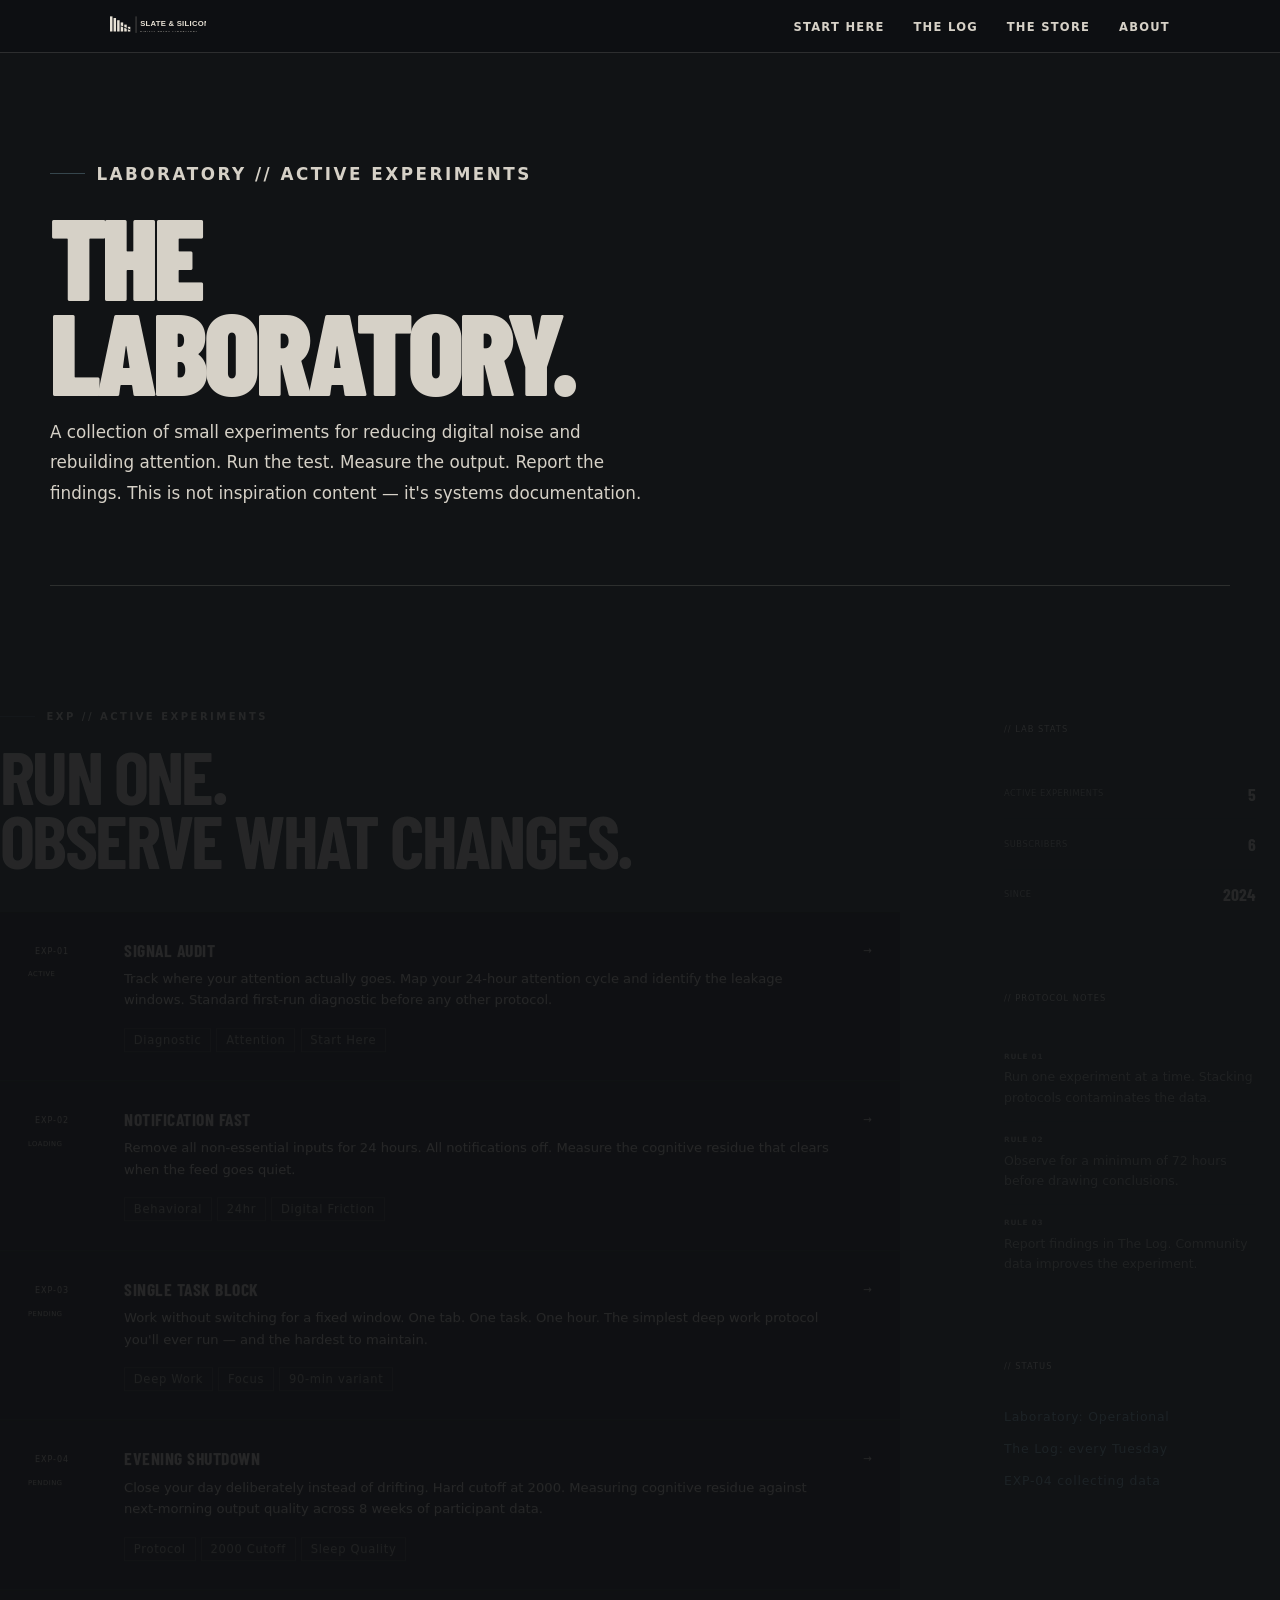
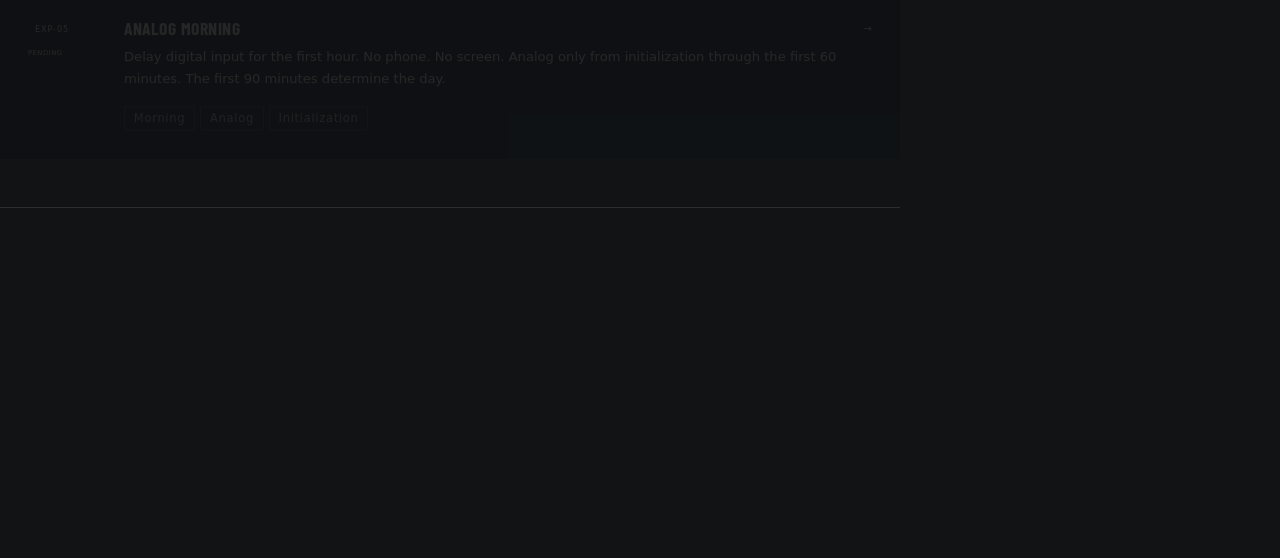
<file: foundry/index.html>
<!DOCTYPE html>
<html lang="en">
<head>
  <meta charset="UTF-8">
  <meta http-equiv="refresh" content="0; url=/laboratory/">
  <link rel="canonical" href="/laboratory/">
  <title>Redirecting…</title>
</head>
<body>
  <p>Redirecting to <a href="/laboratory/">Laboratory</a>…</p>
</body>
</html>
</file>
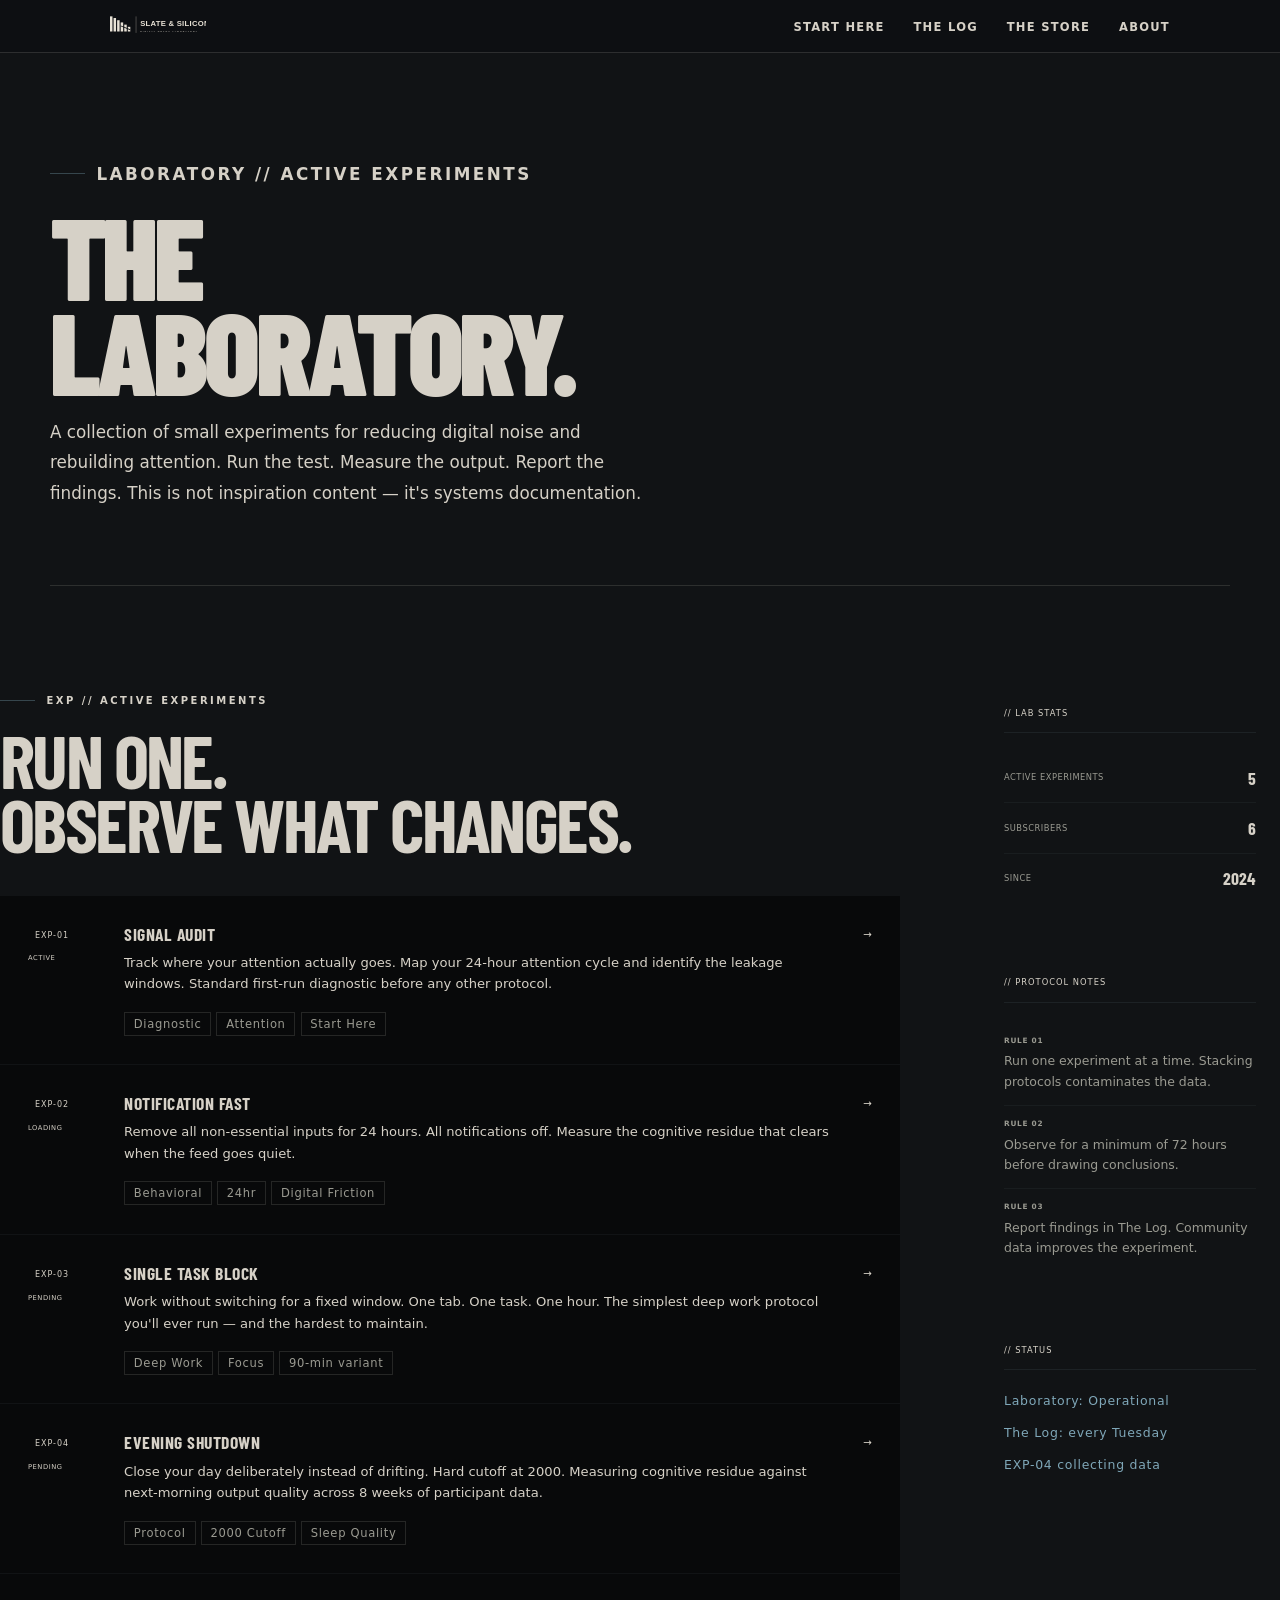
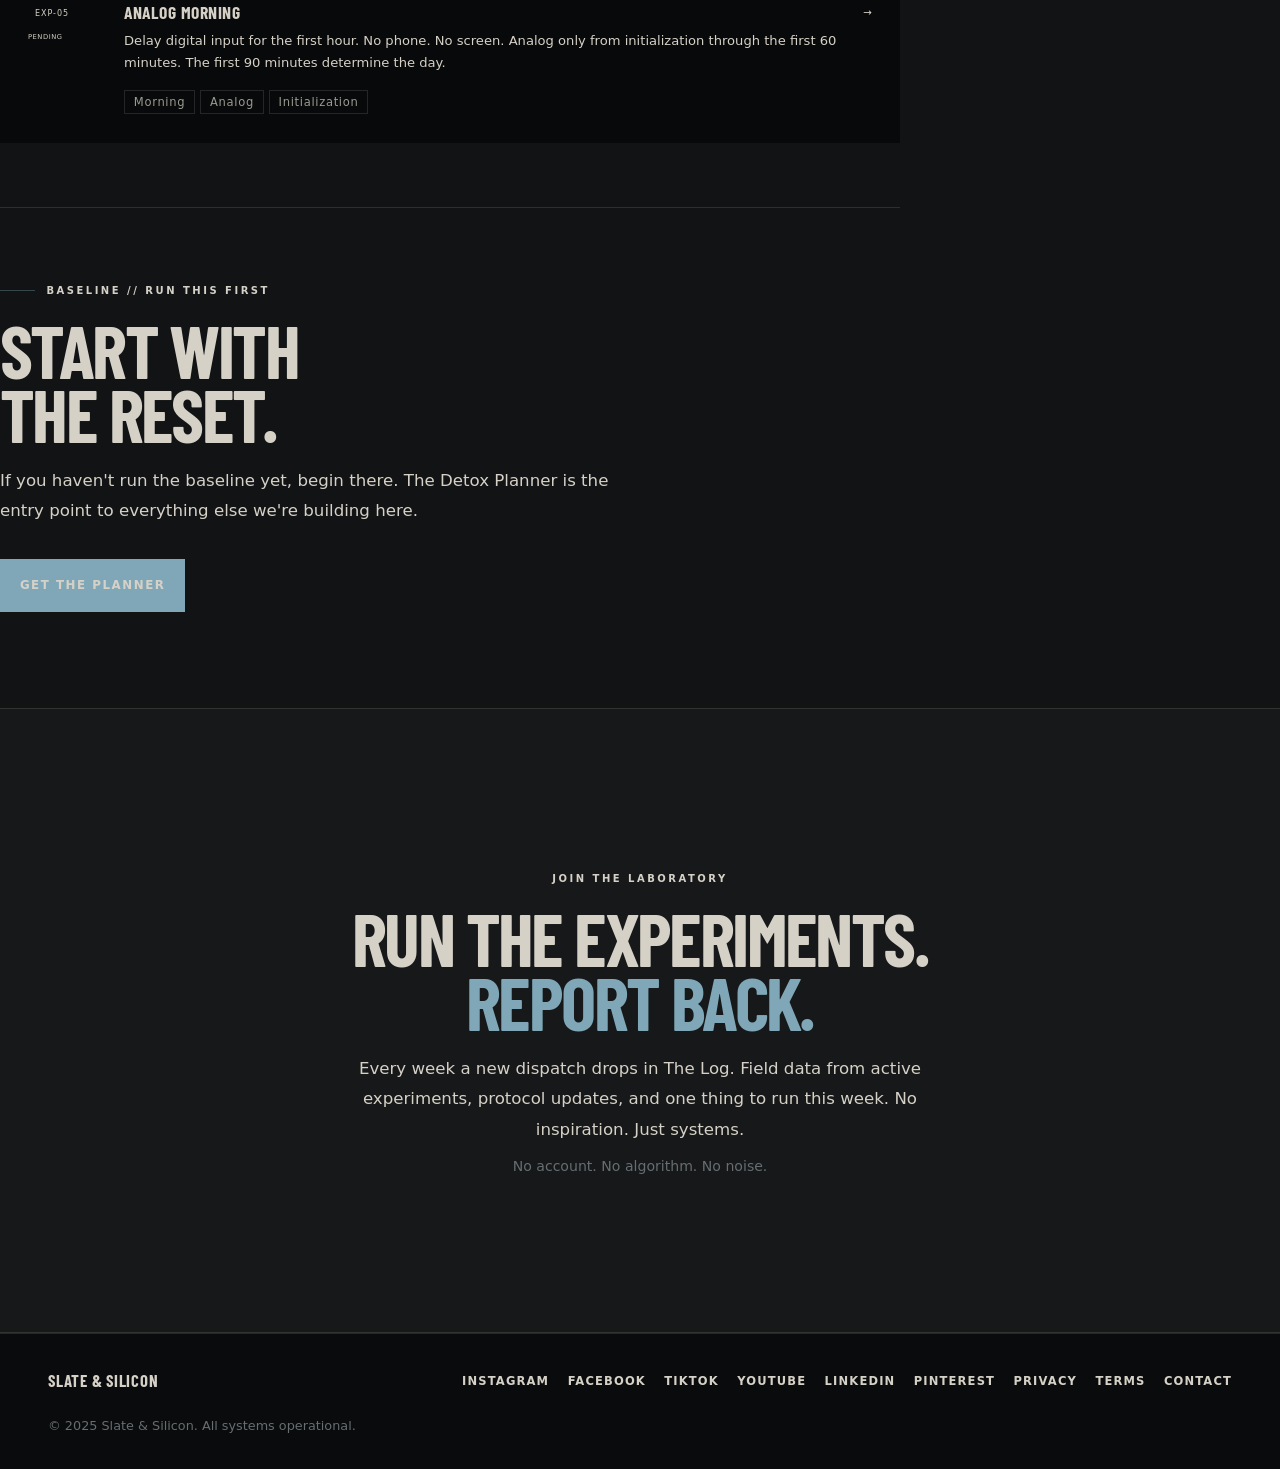
<file: laboratory/index.html>
<!DOCTYPE html>
<html lang="en">
<head>
  <meta charset="UTF-8">
  <meta name="viewport" content="width=device-width, initial-scale=1.0">
  <title>The Laboratory — Slate & Silicon</title>
  <meta name="description" content="A collection of small experiments for reducing digital noise and rebuilding attention. Run the test. Measure the output. Report the findings.">

  <script async src="https://www.googletagmanager.com/gtag/js?id=G-XZ84PSHRX9"></script>
  <script>
    window.dataLayer = window.dataLayer || [];
    function gtag(){dataLayer.push(arguments);}
    gtag('js', new Date());
    gtag('config', 'G-XZ84PSHRX9');
  </script>

  <link href="https://fonts.googleapis.com/css2?family=Space+Mono:wght@400;700&family=Barlow+Condensed:wght@300;700;900&family=Barlow:wght@300;400&display=swap" rel="stylesheet">
  <link rel="stylesheet" href="/css/styles.css">
  <style>

    .lab-layout {
      display: grid;
      grid-template-columns: 1fr 300px;
      gap: 5rem;
      align-items: start;
    }

    /* Experiment list */
    .exp-list {
      display: flex;
      flex-direction: column;
      gap: 1px;
      background: var(--cyan-border);
      border: 1px solid var(--cyan-border);
      margin-top: 2.5rem;
    }

    .exp-item {
      background: var(--bunker);
      padding: 1.75rem;
      display: grid;
      grid-template-columns: 72px 1fr auto;
      gap: 1.5rem;
      align-items: start;
      text-decoration: none;
      transition: background 0.2s;
    }
    .exp-item:hover { background: var(--surface); }

    .exp-id-block {
      display: flex;
      flex-direction: column;
      align-items: flex-start;
      padding-top: 2px;
    }

    .exp-id {
      font-family: var(--mono);
      font-size: 0.5rem;
      color: var(--cyan);
      letter-spacing: 0.12em;
      text-transform: uppercase;
      background: var(--cyan-dim);
      border: 1px solid var(--cyan-border);
      padding: 3px 7px;
      white-space: nowrap;
    }

    .exp-status {
      font-family: var(--mono);
      font-size: 0.42rem;
      color: var(--slate);
      letter-spacing: 0.08em;
      text-transform: uppercase;
      margin-top: 0.5rem;
    }

    .exp-status.active { color: var(--cyan); }

    .exp-title {
      font-family: var(--display);
      font-weight: 700;
      font-size: 1.1rem;
      text-transform: uppercase;
      letter-spacing: 0.03em;
      color: var(--white);
      margin-bottom: 0.5rem;
      line-height: 1.15;
    }

    .exp-desc {
      font-size: 0.82rem;
      color: var(--muted);
      line-height: 1.65;
      margin-bottom: 0.85rem;
    }

    .exp-arrow {
      font-family: var(--mono);
      font-size: 0.65rem;
      color: var(--cyan);
      transition: transform 0.2s;
      padding-top: 2px;
    }
    .exp-item:hover .exp-arrow { transform: translateX(4px); }

    /* Sidebar */
    .lab-sidebar { position: sticky; top: 6rem; }

    .sidebar-block {
      border: 1px solid var(--cyan-border);
      padding: 1.5rem;
      margin-bottom: 1.5rem;
    }

    .sidebar-title {
      font-family: var(--mono);
      font-size: 0.52rem;
      color: var(--cyan);
      letter-spacing: 0.12em;
      text-transform: uppercase;
      margin-bottom: 1.25rem;
      padding-bottom: 0.75rem;
      border-bottom: 1px solid rgba(176,212,222,0.08);
    }

    .sidebar-stat {
      display: flex;
      justify-content: space-between;
      align-items: center;
      padding: 0.6rem 0;
      border-bottom: 1px solid rgba(176,212,222,0.05);
    }
    .sidebar-stat:last-child { border-bottom: none; }

    .sidebar-stat-label {
      font-family: var(--mono);
      font-size: 0.52rem;
      color: var(--muted);
      letter-spacing: 0.06em;
      text-transform: uppercase;
    }

    .sidebar-stat-val {
      font-family: var(--display);
      font-weight: 700;
      font-size: 1.1rem;
      color: var(--cyan);
    }

    .protocol-note {
      font-size: 0.78rem;
      color: var(--muted);
      line-height: 1.65;
      padding: 0.75rem 0;
      border-bottom: 1px solid rgba(176,212,222,0.05);
    }
    .protocol-note:last-child { border-bottom: none; }

    .protocol-note strong {
      display: block;
      font-family: var(--mono);
      font-size: 0.46rem;
      color: var(--cyan);
      letter-spacing: 0.1em;
      text-transform: uppercase;
      margin-bottom: 0.3rem;
    }

    @media (max-width: 900px) {
      .lab-layout { grid-template-columns: 1fr; }
      .lab-sidebar { position: static; }
    }

    @media (max-width: 720px) {
      .exp-item { grid-template-columns: 1fr; gap: 0.75rem; }
      .exp-arrow { display: none; }
    }

  </style>
</head>
<body>

<!-- NAV -->
<nav class="site-nav">
  <div class="nav-container">

    <a href="/" class="logo">
      <img src="/logo/logo-light.svg" alt="Slate & Silicon">
    </a>

    <div class="nav-right">
      <ul class="nav-links">
	<li><a href="/start-here/">Start Here</a></li>
  <li><a href="/log/">The Log</a></li>
  <li><a href="/store/">The Store</a></li>
  <li><a href="/about/">About</a></li>
      </ul>
    </div>

  </div>
</nav>

<!-- ══ PAGE HERO ══ -->
<div class="page-hero z">
  <p class="tag">Laboratory // Active Experiments</p>
  <h1>The<br>Laboratory.</h1>
  <p class="body-text">A collection of small experiments for reducing digital noise and rebuilding attention. Run the test. Measure the output. Report the findings. This is not inspiration content — it's systems documentation.</p>
</div>

<!-- ══ TICKER ══ -->
<div class="ticker z">
  <div class="ticker-track">
    <span class="ticker-item">Run the test <b>//</b></span>
    <span class="ticker-item">Measure the output <b>//</b></span>
    <span class="ticker-item">Report the findings <b>//</b></span>
    <span class="ticker-item">EXP-01 // Signal Audit <b>//</b></span>
    <span class="ticker-item">EXP-02 // Notification Fast <b>//</b></span>
    <span class="ticker-item">EXP-03 // Single Task Block <b>//</b></span>
    <span class="ticker-item">EXP-04 // Evening Shutdown <b>//</b></span>
    <span class="ticker-item">Run the test <b>//</b></span>
    <span class="ticker-item">Measure the output <b>//</b></span>
    <span class="ticker-item">Report the findings <b>//</b></span>
    <span class="ticker-item">EXP-01 // Signal Audit <b>//</b></span>
    <span class="ticker-item">EXP-02 // Notification Fast <b>//</b></span>
    <span class="ticker-item">EXP-03 // Single Task Block <b>//</b></span>
    <span class="ticker-item">EXP-04 // Evening Shutdown <b>//</b></span>
  </div>
</div>

<!-- ══ MAIN ══ -->
<div class="z">
  <div class="section">
    <div class="lab-layout">

      <div>

        <!-- EXPERIMENTS -->
        <div class="reveal">
          <p class="tag">EXP // Active Experiments</p>
          <h2>Run one.<br>Observe what changes.</h2>
          <div class="exp-list">

            <a href="/lab/exp-01/" class="exp-item">
              <div class="exp-id-block">
                <span class="exp-id">EXP-01</span>
                <span class="exp-status active">Active</span>
              </div>
              <div>
                <h3 class="exp-title">Signal Audit</h3>
                <p class="exp-desc">Track where your attention actually goes. Map your 24-hour attention cycle and identify the leakage windows. Standard first-run diagnostic before any other protocol.</p>
                <div class="chip-row">
                  <span class="chip">Diagnostic</span>
                  <span class="chip">Attention</span>
                  <span class="chip">Start Here</span>
                </div>
              </div>
              <span class="exp-arrow">→</span>
            </a>

            <a href="/lab/exp-02/" class="exp-item">
              <div class="exp-id-block">
                <span class="exp-id">EXP-02</span>
                <span class="exp-status active">Loading</span>
              </div>
              <div class="experiment-card hidden-exp">
                <h3 class="exp-title">Notification Fast</h3>
                <p class="exp-desc">Remove all non-essential inputs for 24 hours. All notifications off. Measure the cognitive residue that clears when the feed goes quiet.</p>
                <div class="chip-row">
                  <span class="chip">Behavioral</span>
                  <span class="chip">24hr</span>
                  <span class="chip">Digital Friction</span>
                </div>
              </div>
              <span class="exp-arrow">→</span>
            </a>

            <a href="/lab/exp-03/" class="exp-item">
              <div class="exp-id-block">
                <span class="exp-id">EXP-03</span>
                <span class="exp-status active">Pending</span>
              </div>
              <div class="experiment-card hidden-exp">
                <h3 class="exp-title">Single Task Block</h3>
                <p class="exp-desc">Work without switching for a fixed window. One tab. One task. One hour. The simplest deep work protocol you'll ever run — and the hardest to maintain.</p>
                <div class="chip-row">
                  <span class="chip">Deep Work</span>
                  <span class="chip">Focus</span>
                  <span class="chip">90-min variant</span>
                </div>
              </div>
              <span class="exp-arrow">→</span>
            </a>

            <a href="/lab/exp-04/" class="exp-item">
              <div class="exp-id-block">
                <span class="exp-id">EXP-04</span>
                <span class="exp-status active">Pending</span>
              </div>
              <div class="experiment-card hidden-exp">
                <h3 class="exp-title">Evening Shutdown</h3>
                <p class="exp-desc">Close your day deliberately instead of drifting. Hard cutoff at 2000. Measuring cognitive residue against next-morning output quality across 8 weeks of participant data.</p>
                <div class="chip-row">
                  <span class="chip">Protocol</span>
                  <span class="chip">2000 Cutoff</span>
                  <span class="chip">Sleep Quality</span>
                </div>
              </div>
              <span class="exp-arrow">→</span>
            </a>

            <a href="/lab/exp-05/" class="exp-item">
              <div class="exp-id-block">
                <span class="exp-id">EXP-05</span>
                <span class="exp-status active">Pending</span>
              </div>
              <div class="experiment-card hidden-exp">
                <h3 class="exp-title">Analog Morning</h3>
                <p class="exp-desc">Delay digital input for the first hour. No phone. No screen. Analog only from initialization through the first 60 minutes. The first 90 minutes determine the day.</p>
                <div class="chip-row">
                  <span class="chip">Morning</span>
                  <span class="chip">Analog</span>
                  <span class="chip">Initialization</span>
                </div>
              </div>
              <span class="exp-arrow">→</span>
            </a>

          </div>
        </div>

        <hr class="rule" style="margin: 4rem 0;">

        <!-- CTA BLOCK -->
        <div class="reveal">
          <p class="tag">Baseline // Run This First</p>
          <h2>Start with<br>the reset.</h2>
          <p class="body-text" style="margin-top: 1rem; margin-bottom: 2rem;">If you haven't run the baseline yet, begin there. The Detox Planner is the entry point to everything else we're building here.</p>
          <a href="/store/7day-detox/" class="btn btn-fill">Get the Planner</a>
        </div>

      </div>

      <!-- SIDEBAR -->
      <aside class="lab-sidebar reveal">

        <div class="sidebar-block">
          <p class="sidebar-title">// Lab Stats</p>
          <div class="sidebar-stat"><span class="sidebar-stat-label">Active Experiments</span><span class="sidebar-stat-val">5</span></div>
          <div class="sidebar-stat"><span class="sidebar-stat-label">Subscribers</span><span class="sidebar-stat-val">6</span></div>
          <div class="sidebar-stat"><span class="sidebar-stat-label">Since</span><span class="sidebar-stat-val">2024</span></div>
        </div>

        <div class="sidebar-block">
          <p class="sidebar-title">// Protocol Notes</p>
          <div class="protocol-note">
            <strong>Rule 01</strong>
            Run one experiment at a time. Stacking protocols contaminates the data.
          </div>
          <div class="protocol-note">
            <strong>Rule 02</strong>
            Observe for a minimum of 72 hours before drawing conclusions.
          </div>
          <div class="protocol-note">
            <strong>Rule 03</strong>
            Report findings in The Log. Community data improves the experiment.
          </div>
        </div>

        <div class="sidebar-block">
          <p class="sidebar-title">// Status</p>
          <div class="status"><div class="dot"></div> Laboratory: Operational</div>
          <div class="status" style="margin-top:0.65rem;"><div class="dot"></div> The Log: every Tuesday</div>
          <div class="status" style="margin-top:0.65rem;"><div class="dot"></div> EXP-04 collecting data</div>
        </div>

      </aside>
    </div>
  </div>
</div>

<!-- ══ FOOTER CTA ══ -->
<div class="section-alt z">
  <div class="footer-cta">
    <div class="reveal">
      <p class="tag">Join The Laboratory</p>
      <h2>Run the experiments.<br><span class="cyan">Report back.</span></h2>
      <p class="body-text">Every week a new dispatch drops in The Log. Field data from active experiments, protocol updates, and one thing to run this week. No inspiration. Just systems.</p>
      <script async data-uid="68998098aa" src="https://slate-silicon.kit.com/68998098aa/index.js"></script>
      <p class="form-note" style="text-align:center; margin-top:0.5rem;">No account. No algorithm. No noise.</p>
    </div>
  </div>
</div>

<!-- ══ FOOTER ══ -->
<footer class="z">
  <a href="/" class="footer-logo">Slate &amp; Silicon</a>
  <ul class="footer-links">
    <li><a href="https://www.instagram.com/slate.silicon/" target="_blank" rel="noopener">Instagram</a></li>
    <li><a href="https://www.facebook.com/slate.silicon/" target="_blank" rel="noopener">Facebook</a></li>
    <li><a href="https://tiktok.com/@roman.prime78" target="_blank" rel="noopener">TikTok</a></li>
    <li><a href="https://www.youtube.com/@slate.silicon" target="_blank" rel="noopener">YouTube</a></li>
    <li><a href="#" target="_blank" rel="noopener">LinkedIn</a></li>
    <li><a href="https://www.pinterest.com/slateandsilicon/" target="_blank" rel="noopener">Pinterest</a></li>
    <li><a href="/privacy/">Privacy</a></li>
    <li><a href="/terms/">Terms</a></li>
    <li><a href="/contact/">Contact</a></li>
  </ul>
  <span class="footer-copy">© 2025 Slate &amp; Silicon. All systems operational.</span>
</footer>

<script>
  const io = new IntersectionObserver(entries => {
    entries.forEach(e => { if (e.isIntersecting) { e.target.classList.add('on'); io.unobserve(e.target); } });
  }, { threshold: 0.1 });
  document.querySelectorAll('.reveal').forEach(el => io.observe(el));
</script>

</body>
</html>
</file>
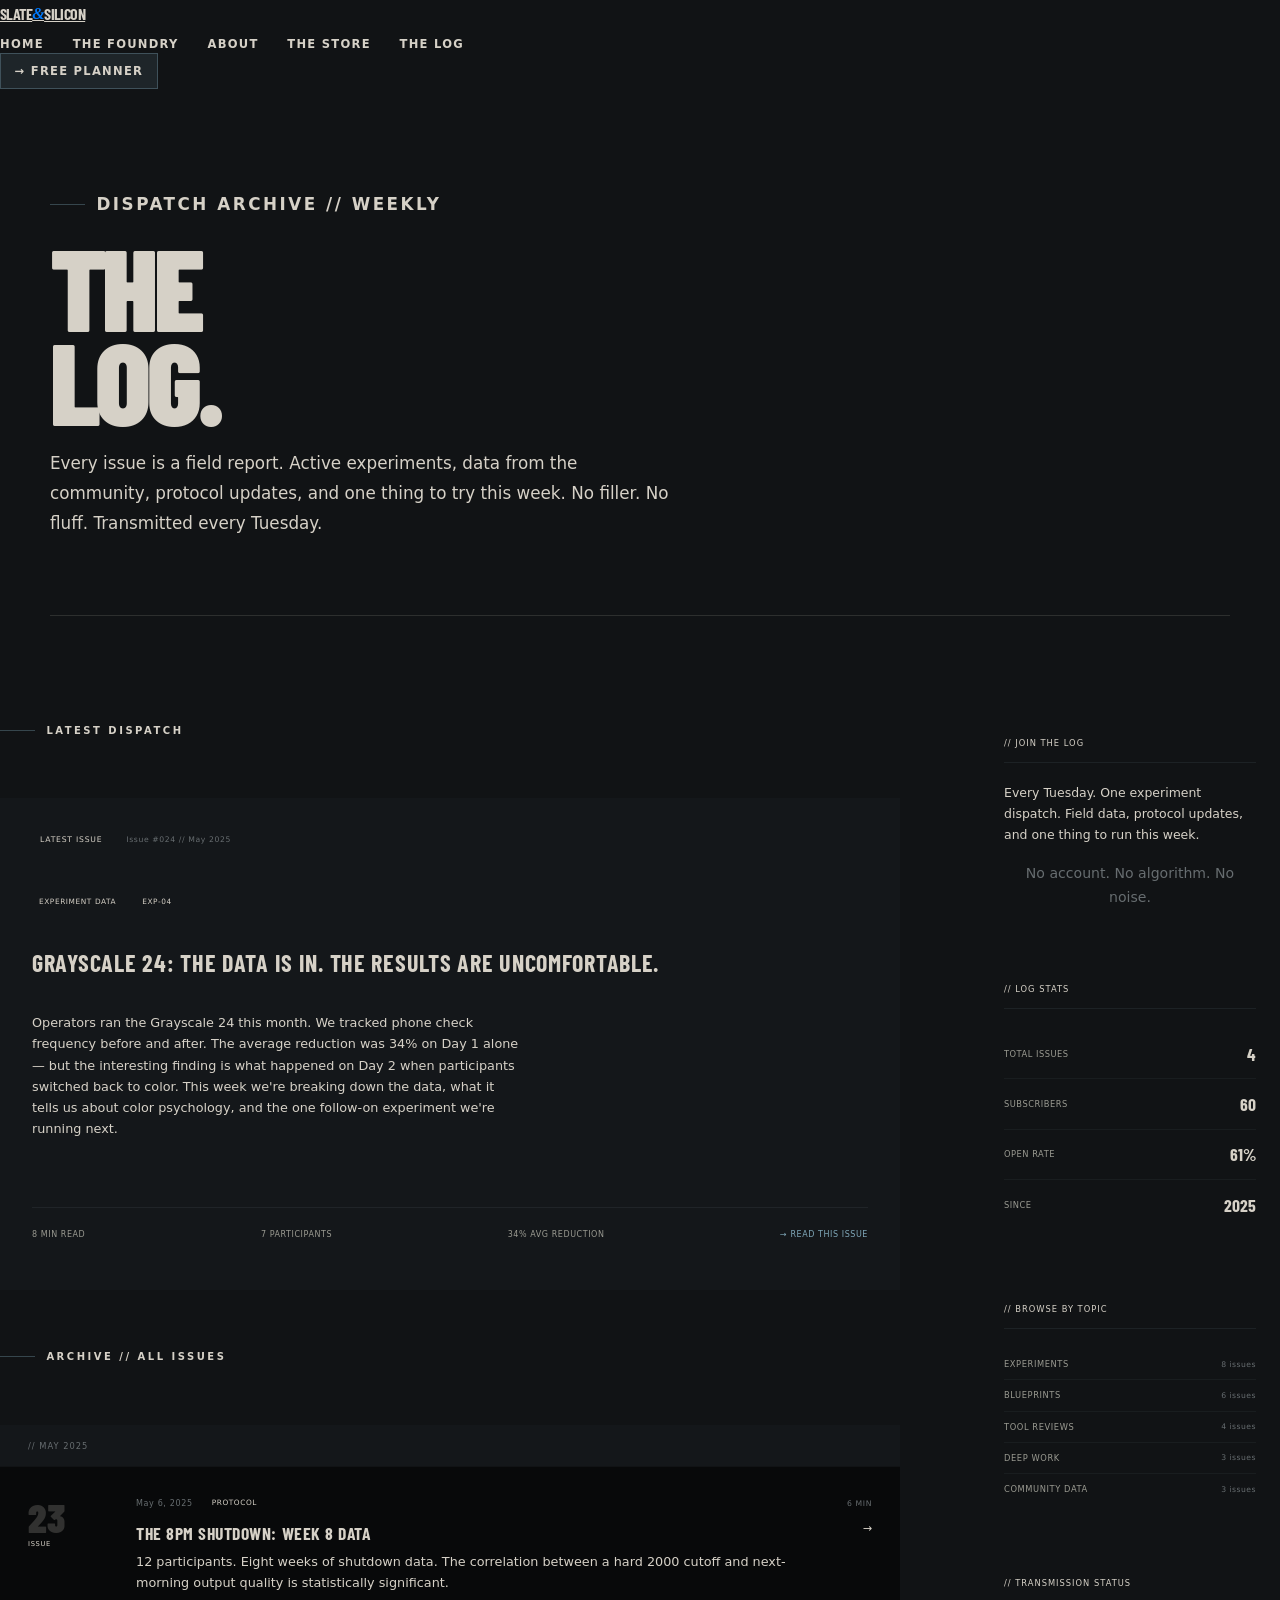
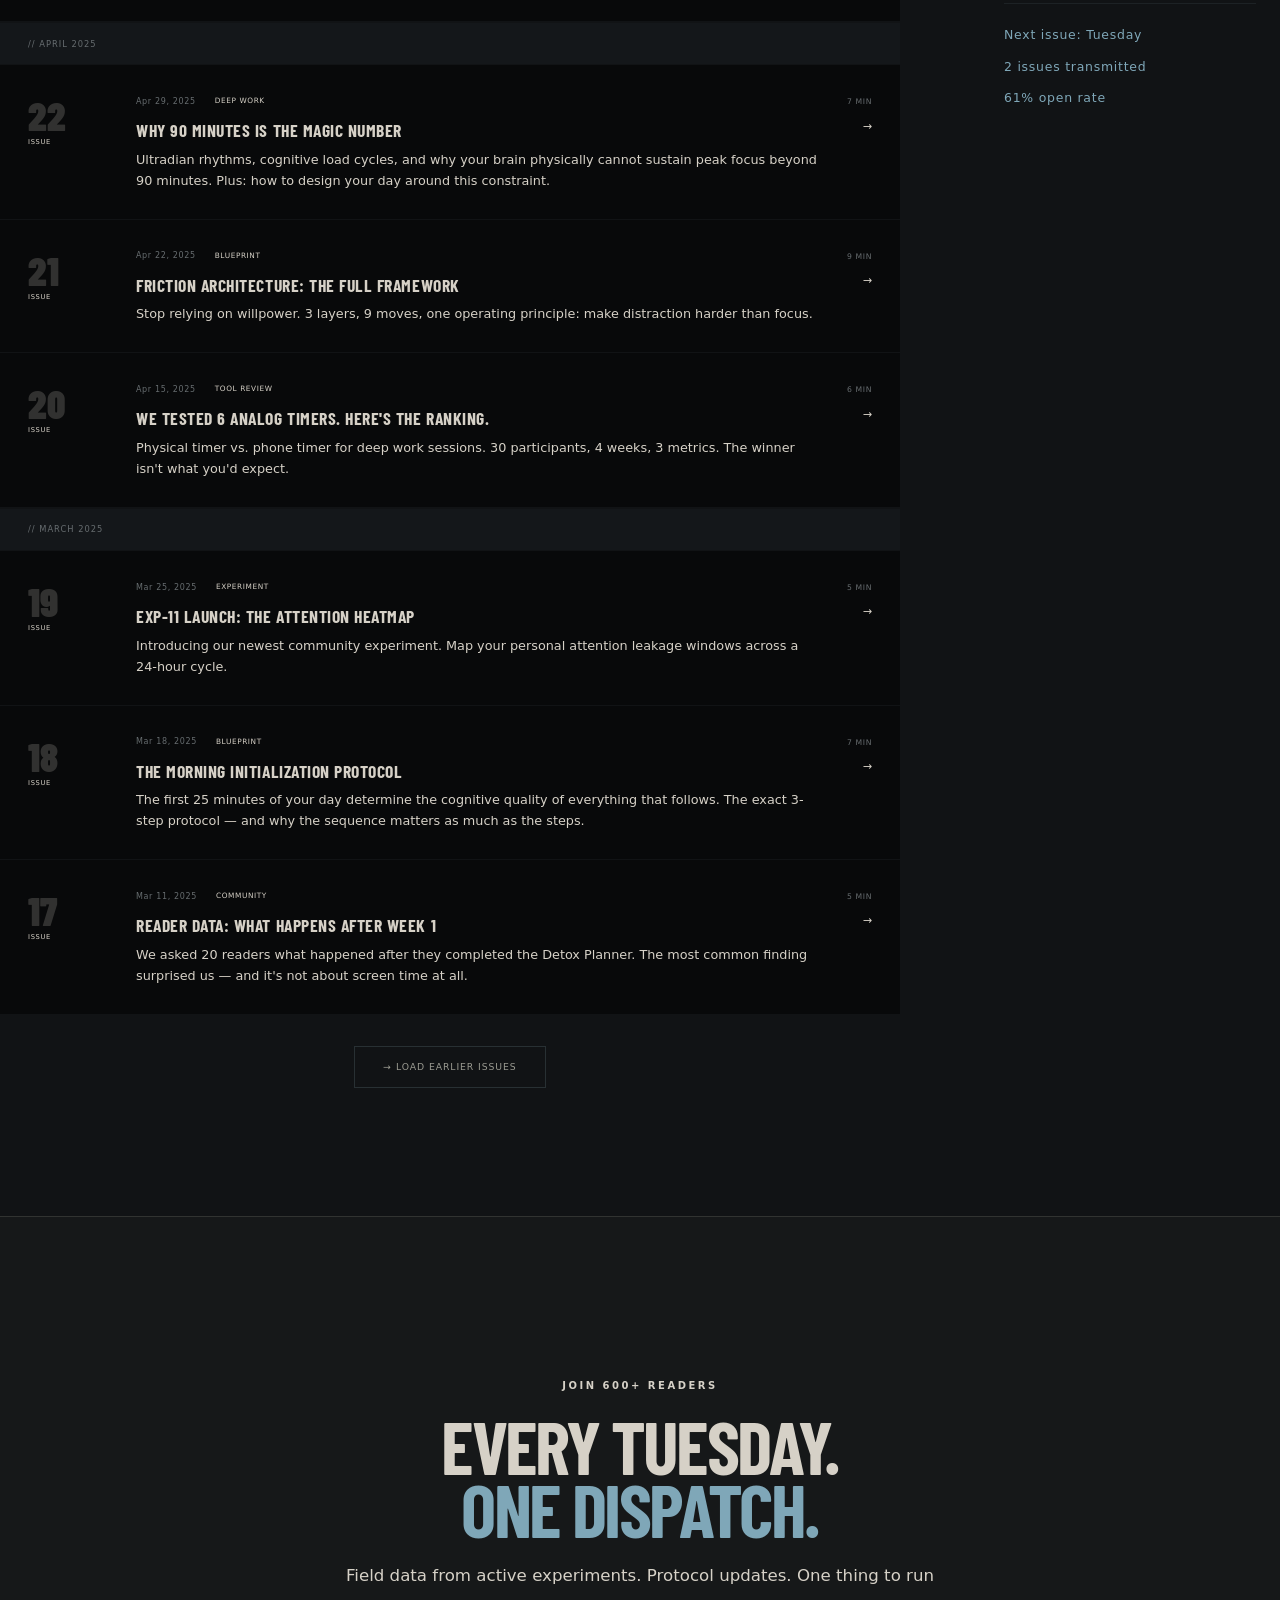
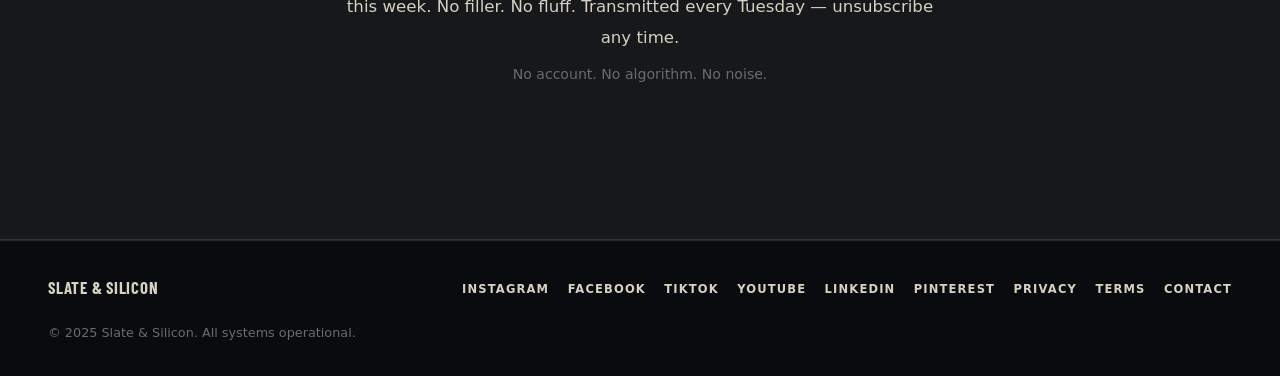
<file: log/index.html>
<!DOCTYPE html>
<html lang="en">
<head>
  <meta charset="UTF-8">
  <meta name="viewport" content="width=device-width, initial-scale=1.0">
  <title>The Log — Slate & Silicon</title>
  <meta name="description" content="The Slate & Silicon newsletter archive. Weekly experiment dispatches, field notes, and community accountability for people rebuilding their attention.">
  <link href="https://fonts.googleapis.com/css2?family=Space+Mono:wght@400;700&family=Barlow+Condensed:wght@300;700;900&family=Barlow:wght@300;400&display=swap" rel="stylesheet">
  <link rel="stylesheet" href="/css/styles.css">
  <style>
    .log-layout { display:grid; grid-template-columns:1fr 300px; gap:5rem; align-items:start; }
    .issue-list { display:flex; flex-direction:column; gap:1px; background:var(--cyan-border); border:1px solid var(--cyan-border); margin-top:2.5rem; }
    .issue-card { background:var(--bunker); padding:1.75rem; display:grid; grid-template-columns:80px 1fr auto; gap:1.75rem; align-items:start; text-decoration:none; transition:background 0.2s; }
    .issue-card:hover { background:var(--surface); }
    .issue-card.featured { grid-template-columns:1fr; background:var(--surface); border-left:2px solid var(--cyan); padding:2rem; }
    .issue-num-block { display:flex; flex-direction:column; align-items:flex-start; padding-top:2px; }
    .issue-num { font-family:var(--display); font-weight:900; font-size:2.5rem; line-height:1; color:var(--cyan); opacity:0.2; }
    .issue-label { font-family:var(--mono); font-size:0.42rem; color:var(--cyan); letter-spacing:0.1em; text-transform:uppercase; margin-top:2px; }
    .issue-meta { display:flex; align-items:center; gap:0.75rem; margin-bottom:0.65rem; flex-wrap:wrap; }
    .issue-date { font-family:var(--mono); font-size:0.5rem; color:var(--slate); letter-spacing:0.08em; }
    .issue-tag { font-family:var(--mono); font-size:0.46rem; color:var(--cyan); border:1px solid var(--cyan-border); background:var(--cyan-dim); padding:2px 7px; letter-spacing:0.08em; text-transform:uppercase; }
    .issue-title { font-family:var(--display); font-weight:700; font-size:1.1rem; text-transform:uppercase; letter-spacing:0.03em; color:var(--white); margin-bottom:0.5rem; line-height:1.15; }
    .issue-card.featured .issue-title { font-size:1.5rem; }
    .issue-excerpt { font-size:0.8rem; color:var(--muted); line-height:1.65; }
    .issue-card.featured .issue-excerpt { max-width:60ch; margin-bottom:1.25rem; }
    .issue-action { display:flex; flex-direction:column; align-items:flex-end; gap:0.5rem; padding-top:2px; }
    .issue-read { font-family:var(--mono); font-size:0.48rem; color:var(--slate); letter-spacing:0.08em; text-transform:uppercase; white-space:nowrap; }
    .issue-arrow { font-family:var(--mono); font-size:0.7rem; color:var(--cyan); transition:transform 0.2s; }
    .issue-card:hover .issue-arrow { transform:translateX(4px); }
    .featured-top { display:flex; align-items:center; gap:1rem; margin-bottom:1rem; }
    .featured-badge { font-family:var(--mono); font-size:0.48rem; color:var(--cyan); border:1px solid var(--cyan-border); background:var(--cyan-dim); padding:3px 8px; letter-spacing:0.1em; text-transform:uppercase; }
    .featured-issue-num { font-family:var(--mono); font-size:0.48rem; color:var(--slate); letter-spacing:0.08em; }
    .featured-meta { display:flex; align-items:center; gap:1.5rem; margin-top:1.25rem; padding-top:1.25rem; border-top:1px solid rgba(176,212,222,0.07); flex-wrap:wrap; }
    .featured-meta-item { font-family:var(--mono); font-size:0.5rem; color:var(--muted); letter-spacing:0.07em; text-transform:uppercase; }
    .archive-label { font-family:var(--mono); font-size:0.52rem; color:var(--slate); letter-spacing:0.12em; text-transform:uppercase; padding:0.85rem 1.75rem; background:var(--surface); border-bottom:1px solid var(--cyan-border); border-top:1px solid var(--cyan-border); margin-top:1px; }
    .log-sidebar { position:sticky; top:6rem; }
    .sidebar-block { border:1px solid var(--cyan-border); padding:1.5rem; margin-bottom:1.5rem; }
    .sidebar-title { font-family:var(--mono); font-size:0.52rem; color:var(--cyan); letter-spacing:0.12em; text-transform:uppercase; margin-bottom:1.25rem; padding-bottom:0.75rem; border-bottom:1px solid rgba(176,212,222,0.08); }
    .sidebar-stat { display:flex; justify-content:space-between; align-items:center; padding:0.6rem 0; border-bottom:1px solid rgba(176,212,222,0.05); }
    .sidebar-stat:last-child { border-bottom:none; }
    .sidebar-stat-label { font-family:var(--mono); font-size:0.52rem; color:var(--muted); letter-spacing:0.06em; text-transform:uppercase; }
    .sidebar-stat-val { font-family:var(--display); font-weight:700; font-size:1.1rem; color:var(--cyan); }
    .topic-row { display:flex; justify-content:space-between; align-items:center; padding:0.5rem 0; border-bottom:1px solid rgba(176,212,222,0.05); cursor:pointer; }
    .topic-row:last-child { border-bottom:none; }
    .topic-row:hover .topic-name { color:var(--cyan); }
    .topic-name { font-family:var(--mono); font-size:0.52rem; color:var(--muted); letter-spacing:0.07em; text-transform:uppercase; transition:color 0.2s; }
    .topic-count { font-family:var(--mono); font-size:0.48rem; color:var(--slate); letter-spacing:0.06em; }
    .sidebar-subscribe p { font-size:0.78rem; color:var(--muted); line-height:1.65; margin-bottom:1rem; }
    .load-more { text-align:center; padding:2rem 0; border-top:1px solid var(--cyan-border); }
    .load-btn { font-family:var(--mono); font-size:0.58rem; letter-spacing:0.1em; text-transform:uppercase; color:var(--muted); border:1px solid rgba(176,212,222,0.15); background:transparent; padding:0.75rem 1.75rem; cursor:pointer; transition:all 0.2s; }
    .load-btn:hover { color:var(--cyan); border-color:var(--cyan-border); }
    @media (max-width:900px) { .log-layout { grid-template-columns:1fr; } .log-sidebar { position:static; } }
    @media (max-width:720px) { .issue-card { grid-template-columns:48px 1fr; } .issue-action { display:none; } .issue-card.featured { padding:1.5rem; } }
  </style>
</head>
<body>

<nav class="z">
  <a href="/" class="logo">Slate <em>&</em> Silicon</a>
  <ul class="nav-links">
    <li><a href="/">Home</a></li>
    <li><a href="/foundry/">The Foundry</a></li>
    <li><a href="/about/">About</a></li>
    <li><a href="/store/">The Store</a></li>
    <li><a href="/log/">The Log</a></li>
  </ul>
  <a href="/detox-planner/" class="nav-cta">→ Free Planner</a>
  <button class="nav-toggle" aria-label="Toggle navigation"
    onclick="document.querySelector('.nav-links').classList.toggle('open')">
    <span></span><span></span><span></span>
  </button>
</nav>

<div class="page-hero z">
  <p class="tag">Dispatch Archive // Weekly</p>
  <h1>The<br>Log.</h1>
  <p class="body-text">Every issue is a field report. Active experiments, data from the community, protocol updates, and one thing to try this week. No filler. No fluff. Transmitted every Tuesday.</p>
</div>

<div class="ticker z">
  <div class="ticker-track">
    <span class="ticker-item">Transmitted every Tuesday <b>//</b></span>
    <span class="ticker-item">Field reports <b>//</b></span>
    <span class="ticker-item">Experiment data <b>//</b></span>
    <span class="ticker-item">Protocol updates <b>//</b></span>
    <span class="ticker-item">One thing to try this week <b>//</b></span>
    <span class="ticker-item">No filler <b>//</b></span>
    <span class="ticker-item">No fluff <b>//</b></span>
    <span class="ticker-item">Transmitted every Tuesday <b>//</b></span>
    <span class="ticker-item">Field reports <b>//</b></span>
    <span class="ticker-item">Experiment data <b>//</b></span>
    <span class="ticker-item">Protocol updates <b>//</b></span>
    <span class="ticker-item">One thing to try this week <b>//</b></span>
    <span class="ticker-item">No filler <b>//</b></span>
    <span class="ticker-item">No fluff <b>//</b></span>
  </div>
</div>

<div class="z">
  <div class="section">
    <div class="log-layout">

      <div>

        <!-- LATEST -->
        <div class="reveal">
          <p class="tag">Latest Dispatch</p>
          <div class="issue-list">
            <a href="#" class="issue-card featured">
              <div class="featured-top">
                <span class="featured-badge">Latest Issue</span>
                <span class="featured-issue-num">Issue #024 // May 2025</span>
              </div>
              <div class="issue-meta">
                <span class="issue-tag">Experiment Data</span>
                <span class="issue-tag">EXP-04</span>
              </div>
              <h2 class="issue-title">Grayscale 24: The Data Is In. The Results Are Uncomfortable.</h2>
              <p class="issue-excerpt">Operators ran the Grayscale 24 this month. We tracked phone check frequency before and after. The average reduction was 34% on Day 1 alone — but the interesting finding is what happened on Day 2 when participants switched back to color. This week we're breaking down the data, what it tells us about color psychology, and the one follow-on experiment we're running next.</p>
              <div class="featured-meta">
                <span class="featured-meta-item">8 min read</span>
                <span class="featured-meta-item">7 participants</span>
                <span class="featured-meta-item">34% avg reduction</span>
                <span class="featured-meta-item" style="color:var(--cyan);">→ Read this issue</span>
              </div>
            </a>
          </div>
        </div>

        <!-- ARCHIVE -->
        <div class="reveal" style="margin-top:3rem;">
          <p class="tag">Archive // All Issues</p>
          <div class="issue-list">

            <div class="archive-label">// May 2025</div>

            <a href="#" class="issue-card">
              <div class="issue-num-block"><span class="issue-num">23</span><span class="issue-label">Issue</span></div>
              <div class="issue-body">
                <div class="issue-meta"><span class="issue-date">May 6, 2025</span><span class="issue-tag">Protocol</span></div>
                <h3 class="issue-title">The 8PM Shutdown: Week 8 Data</h3>
                <p class="issue-excerpt">12 participants. Eight weeks of shutdown data. The correlation between a hard 2000 cutoff and next-morning output quality is statistically significant.</p>
              </div>
              <div class="issue-action"><span class="issue-read">6 min</span><span class="issue-arrow">→</span></div>
            </a>

            <div class="archive-label">// April 2025</div>

            <a href="#" class="issue-card">
              <div class="issue-num-block"><span class="issue-num">22</span><span class="issue-label">Issue</span></div>
              <div class="issue-body">
                <div class="issue-meta"><span class="issue-date">Apr 29, 2025</span><span class="issue-tag">Deep Work</span></div>
                <h3 class="issue-title">Why 90 Minutes Is the Magic Number</h3>
                <p class="issue-excerpt">Ultradian rhythms, cognitive load cycles, and why your brain physically cannot sustain peak focus beyond 90 minutes. Plus: how to design your day around this constraint.</p>
              </div>
              <div class="issue-action"><span class="issue-read">7 min</span><span class="issue-arrow">→</span></div>
            </a>

            <a href="#" class="issue-card">
              <div class="issue-num-block"><span class="issue-num">21</span><span class="issue-label">Issue</span></div>
              <div class="issue-body">
                <div class="issue-meta"><span class="issue-date">Apr 22, 2025</span><span class="issue-tag">Blueprint</span></div>
                <h3 class="issue-title">Friction Architecture: The Full Framework</h3>
                <p class="issue-excerpt">Stop relying on willpower. 3 layers, 9 moves, one operating principle: make distraction harder than focus.</p>
              </div>
              <div class="issue-action"><span class="issue-read">9 min</span><span class="issue-arrow">→</span></div>
            </a>

            <a href="#" class="issue-card">
              <div class="issue-num-block"><span class="issue-num">20</span><span class="issue-label">Issue</span></div>
              <div class="issue-body">
                <div class="issue-meta"><span class="issue-date">Apr 15, 2025</span><span class="issue-tag">Tool Review</span></div>
                <h3 class="issue-title">We Tested 6 Analog Timers. Here's the Ranking.</h3>
                <p class="issue-excerpt">Physical timer vs. phone timer for deep work sessions. 30 participants, 4 weeks, 3 metrics. The winner isn't what you'd expect.</p>
              </div>
              <div class="issue-action"><span class="issue-read">6 min</span><span class="issue-arrow">→</span></div>
            </a>

            <div class="archive-label">// March 2025</div>

            <a href="#" class="issue-card">
              <div class="issue-num-block"><span class="issue-num">19</span><span class="issue-label">Issue</span></div>
              <div class="issue-body">
                <div class="issue-meta"><span class="issue-date">Mar 25, 2025</span><span class="issue-tag">Experiment</span></div>
                <h3 class="issue-title">EXP-11 Launch: The Attention Heatmap</h3>
                <p class="issue-excerpt">Introducing our newest community experiment. Map your personal attention leakage windows across a 24-hour cycle.</p>
              </div>
              <div class="issue-action"><span class="issue-read">5 min</span><span class="issue-arrow">→</span></div>
            </a>

            <a href="#" class="issue-card">
              <div class="issue-num-block"><span class="issue-num">18</span><span class="issue-label">Issue</span></div>
              <div class="issue-body">
                <div class="issue-meta"><span class="issue-date">Mar 18, 2025</span><span class="issue-tag">Blueprint</span></div>
                <h3 class="issue-title">The Morning Initialization Protocol</h3>
                <p class="issue-excerpt">The first 25 minutes of your day determine the cognitive quality of everything that follows. The exact 3-step protocol — and why the sequence matters as much as the steps.</p>
              </div>
              <div class="issue-action"><span class="issue-read">7 min</span><span class="issue-arrow">→</span></div>
            </a>

            <a href="#" class="issue-card">
              <div class="issue-num-block"><span class="issue-num">17</span><span class="issue-label">Issue</span></div>
              <div class="issue-body">
                <div class="issue-meta"><span class="issue-date">Mar 11, 2025</span><span class="issue-tag">Community</span></div>
                <h3 class="issue-title">Reader Data: What Happens After Week 1</h3>
                <p class="issue-excerpt">We asked 20 readers what happened after they completed the Detox Planner. The most common finding surprised us — and it's not about screen time at all.</p>
              </div>
              <div class="issue-action"><span class="issue-read">5 min</span><span class="issue-arrow">→</span></div>
            </a>

          </div>

          <div class="load-more">
            <button class="load-btn">→ Load Earlier Issues</button>
          </div>
        </div>

      </div>

      <!-- SIDEBAR -->
      <aside class="log-sidebar reveal">

        <div class="sidebar-block">
          <p class="sidebar-title">// Join The Log</p>
          <div class="sidebar-subscribe">
            <p>Every Tuesday. One experiment dispatch. Field data, protocol updates, and one thing to run this week.</p>
          </div>
          <script async data-uid="68998098aa" src="https://slate-silicon.kit.com/68998098aa/index.js"></script>
        <p class="form-note" style="text-align:center; margin-top:0.5rem;">No account. No algorithm. No noise.</p>
        </div>

        <div class="sidebar-block">
          <p class="sidebar-title">// Log Stats</p>
          <div class="sidebar-stat"><span class="sidebar-stat-label">Total Issues</span><span class="sidebar-stat-val">4</span></div>
          <div class="sidebar-stat"><span class="sidebar-stat-label">Subscribers</span><span class="sidebar-stat-val">60</span></div>
          <div class="sidebar-stat"><span class="sidebar-stat-label">Open Rate</span><span class="sidebar-stat-val">61%</span></div>
          <div class="sidebar-stat"><span class="sidebar-stat-label">Since</span><span class="sidebar-stat-val">2025</span></div>
        </div>

        <div class="sidebar-block">
          <p class="sidebar-title">// Browse By Topic</p>
          <div class="topic-row"><span class="topic-name">Experiments</span><span class="topic-count">8 issues</span></div>
          <div class="topic-row"><span class="topic-name">Blueprints</span><span class="topic-count">6 issues</span></div>
          <div class="topic-row"><span class="topic-name">Tool Reviews</span><span class="topic-count">4 issues</span></div>
          <div class="topic-row"><span class="topic-name">Deep Work</span><span class="topic-count">3 issues</span></div>
          <div class="topic-row"><span class="topic-name">Community Data</span><span class="topic-count">3 issues</span></div>
        </div>

        <div class="sidebar-block">
          <p class="sidebar-title">// Transmission Status</p>
          <div class="status"><div class="dot"></div> Next issue: Tuesday</div>
          <div class="status" style="margin-top:0.65rem;"><div class="dot"></div> 2 issues transmitted</div>
          <div class="status" style="margin-top:0.65rem;"><div class="dot"></div> 61% open rate</div>
        </div>

      </aside>
    </div>
  </div>
</div>

<div class="section-alt z">
  <div class="footer-cta">
    <div class="reveal">
      <p class="tag">Join 600+ Readers</p>
      <h2>Every Tuesday.<br><span class="cyan">One dispatch.</span></h2>
      <p class="body-text">Field data from active experiments. Protocol updates. One thing to run this week. No filler. No fluff. Transmitted every Tuesday — unsubscribe any time.</p>
      <script async data-uid="68998098aa" src="https://slate-silicon.kit.com/68998098aa/index.js"></script>
        <p class="form-note" style="text-align:center; margin-top:0.5rem;">No account. No algorithm. No noise.</p>
    </div>
  </div>
</div>

<footer class="z">
  <a href="/" class="footer-logo">Slate &amp; Silicon</a>
      <ul class="footer-links">
    <li><a href="https://www.instagram.com/slate.silicon/" target="_blank" rel="noopener">Instagram</a></li>
    <li><a href="https://www.facebook.com/slate.silicon/" target="_blank" rel="noopener">Facebook</a></li>
    <li><a href="https://tiktok.com/@roman.prime78" target="_blank" rel="noopener">TikTok</a></li>
    <li><a href="https://www.youtube.com/@slate.silicon" target="_blank" rel="noopener">YouTube</a></li>
    <li><a href="#" target="_blank" rel="noopener">LinkedIn</a></li>
    <li><a href="https://www.pinterest.com/slateandsilicon/" target="_blank" rel="noopener">Pinterest</a></li>
    <li><a href="/privacy/">Privacy</a></li>
    <li><a href="/terms/">Terms</a></li>
    <li><a href="/contact/">Contact</a></li>
  </ul>
  <span class="footer-copy">© 2025 Slate &amp; Silicon. All systems operational.</span>
</footer>

<script>
  const io = new IntersectionObserver(entries => {
    entries.forEach(e => { if (e.isIntersecting) { e.target.classList.add('on'); io.unobserve(e.target); } });
  }, { threshold: 0.1 });
  document.querySelectorAll('.reveal').forEach(el => io.observe(el));
</script>

</body>
</html>
</file>
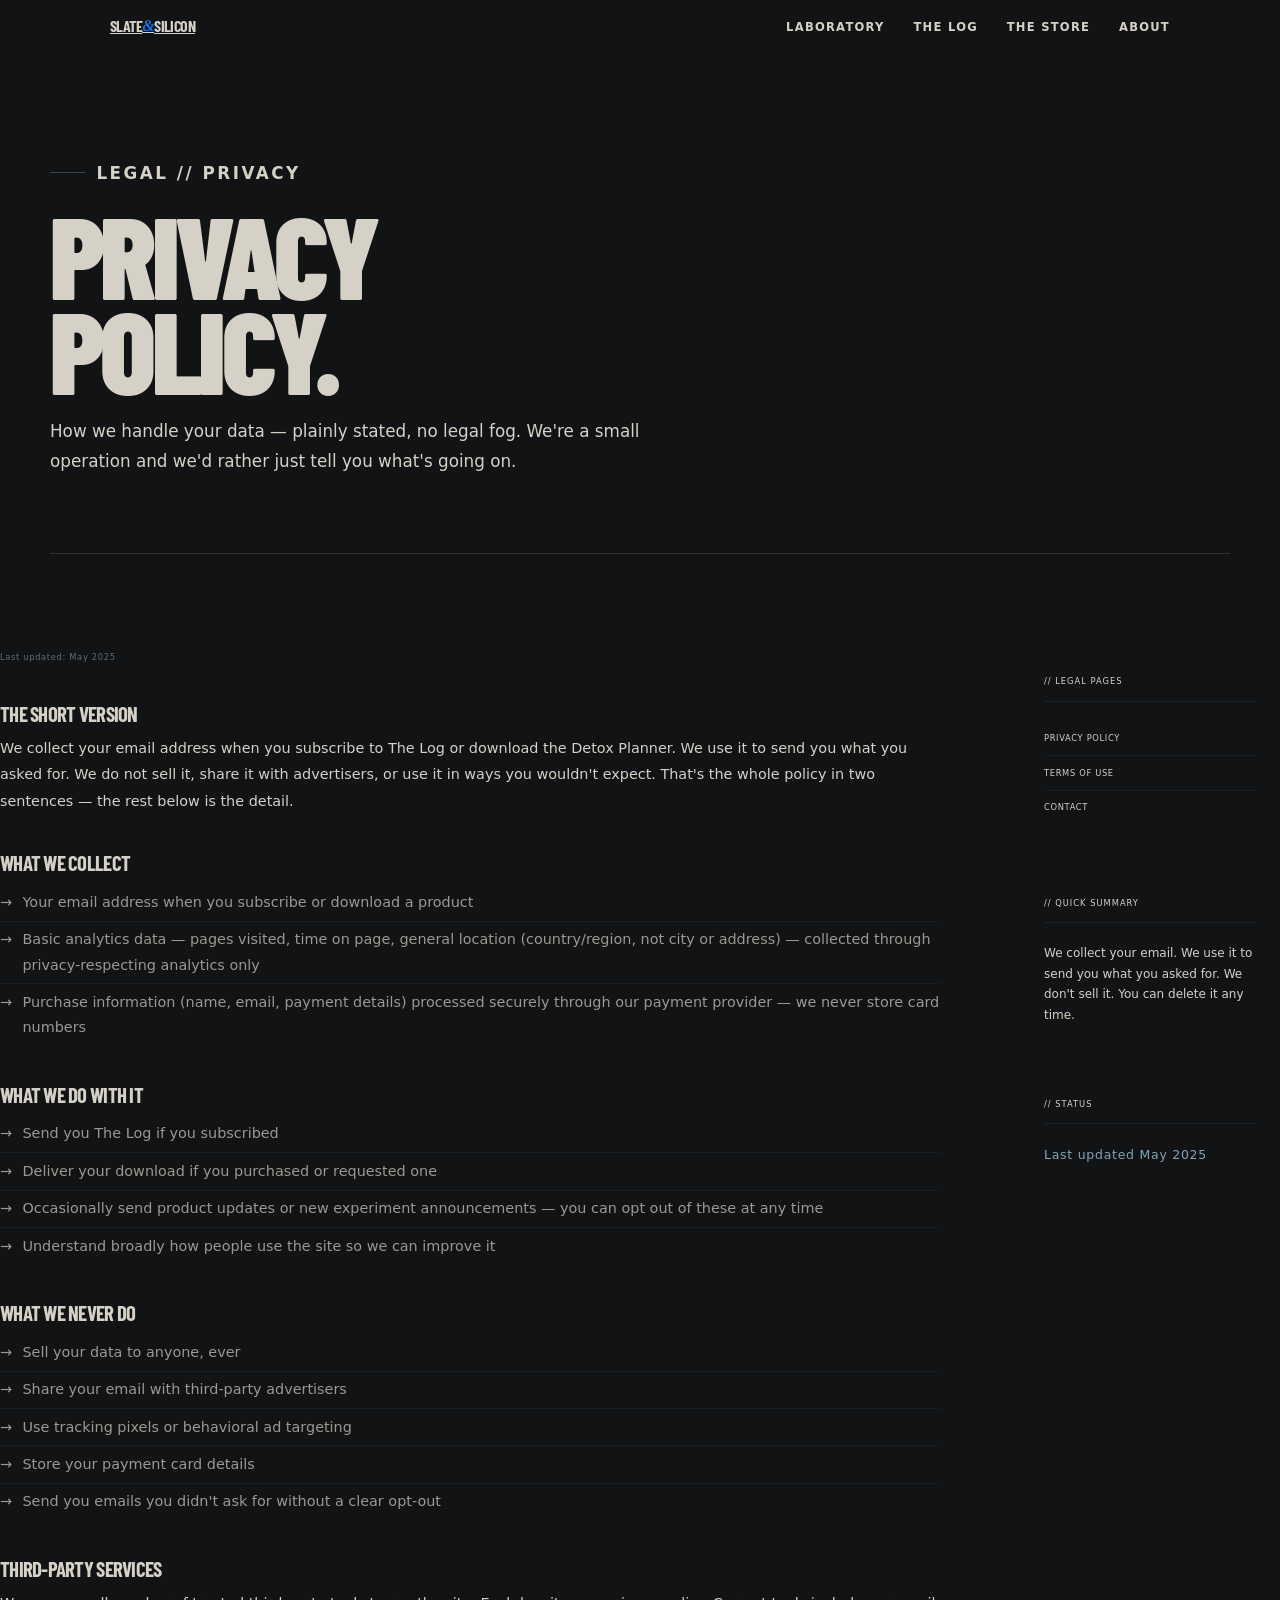
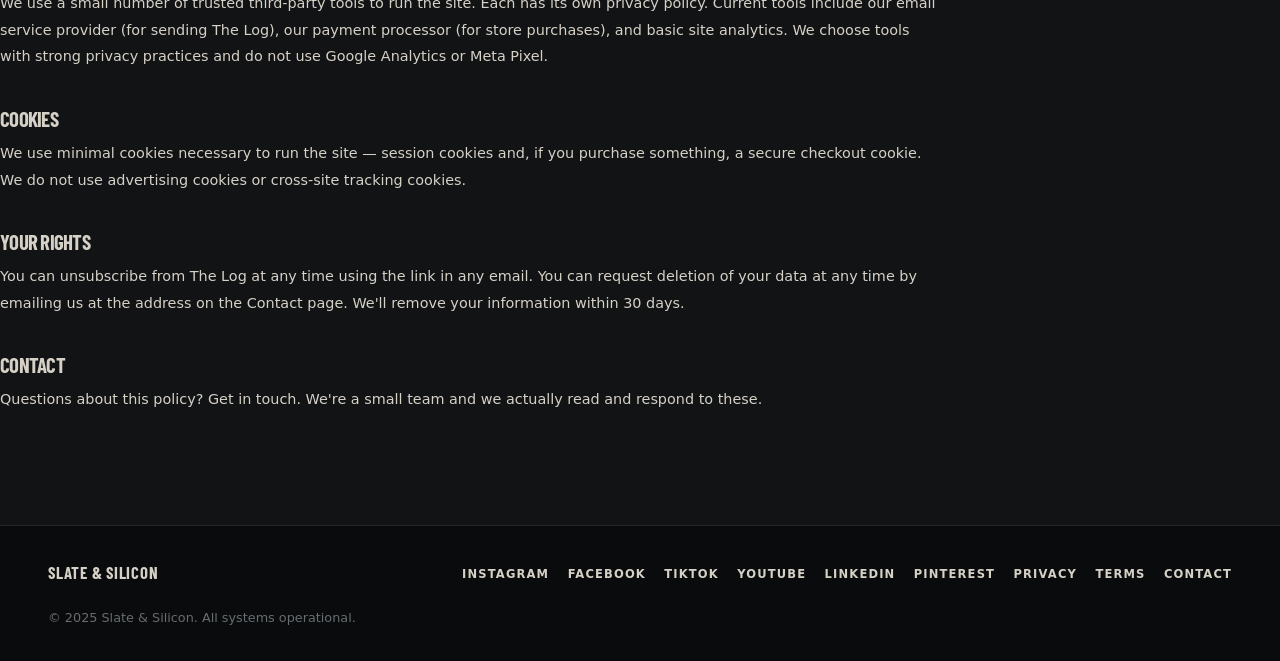
<file: privacy/index.html>
<!DOCTYPE html>
<html lang="en">
<head>
  <meta charset="UTF-8">
  <meta name="viewport" content="width=device-width, initial-scale=1.0">
  <title>Privacy Policy — Slate & Silicon</title>
  <meta name="description" content="Slate & Silicon privacy policy. How we handle your data — plainly stated, no legal fog.">
  <link href="https://fonts.googleapis.com/css2?family=Space+Mono:wght@400;700&family=Barlow+Condensed:wght@300;700;900&family=Barlow:wght@300;400&display=swap" rel="stylesheet">
  <link rel="stylesheet" href="/css/styles.css">
  <style>
    .legal-layout { display:grid; grid-template-columns:1fr 260px; gap:5rem; align-items:start; }
    .legal-body h2 { font-size:1.3rem; margin:2.5rem 0 0.75rem; }
    .legal-body h2:first-of-type { margin-top:0; }
    .legal-body p { font-size:0.9rem; color:var(--muted); line-height:1.85; margin-bottom:1rem; }
    .legal-body p strong { color:var(--white); font-weight:400; }
    .legal-body ul { list-style:none; margin:0 0 1rem; padding:0; }
    .legal-body ul li { font-size:0.9rem; color:var(--muted); line-height:1.75; padding:0.35rem 0; border-bottom:1px solid rgba(176,212,222,0.05); display:flex; gap:0.65rem; }
    .legal-body ul li:last-child { border-bottom:none; }
    .legal-body ul li::before { content:'→'; color:var(--cyan); flex-shrink:0; }
    .legal-sidebar { position:sticky; top:6rem; }
    .sidebar-block { border:1px solid var(--cyan-border); padding:1.5rem; margin-bottom:1.5rem; }
    .sidebar-title { font-family:var(--mono); font-size:0.52rem; color:var(--cyan); letter-spacing:0.12em; text-transform:uppercase; margin-bottom:1.25rem; padding-bottom:0.75rem; border-bottom:1px solid rgba(176,212,222,0.08); }
    .sidebar-nav-link { display:block; font-family:var(--mono); font-size:0.52rem; color:var(--muted); letter-spacing:0.08em; text-transform:uppercase; text-decoration:none; padding:0.6rem 0; border-bottom:1px solid rgba(176,212,222,0.05); transition:color 0.2s; }
    .sidebar-nav-link:last-child { border-bottom:none; }
    .sidebar-nav-link:hover { color:var(--cyan); }
    .updated { font-family:var(--mono); font-size:0.52rem; color:var(--slate); letter-spacing:0.08em; margin-bottom:2.5rem; display:block; }
    @media (max-width:900px) { .legal-layout { grid-template-columns:1fr; } .legal-sidebar { position:static; } }
  </style>
</head>
<body>

<nav class="z">
    <div class="nav-container">
        <a href="/start-here/" class="logo">Slate <em>&</em> Silicon</a>
        <ul class="nav-links">
            <li><a href="/laboratory/">Laboratory</a></li>
            <li><a href="/log/">The Log</a></li>
            <li><a href="/store/">The Store</a></li>
          <li><a href="/about/">About</a></li>
        </ul>
    </div>
</nav>

<div class="page-hero z">
  <p class="tag">Legal // Privacy</p>
  <h1>Privacy<br>Policy.</h1>
  <p class="body-text">How we handle your data — plainly stated, no legal fog. We're a small operation and we'd rather just tell you what's going on.</p>
</div>

<div class="ticker z">
  <div class="ticker-track">
    <span class="ticker-item">No data selling <b>//</b></span>
    <span class="ticker-item">No tracking pixels <b>//</b></span>
    <span class="ticker-item">No third-party ad networks <b>//</b></span>
    <span class="ticker-item">Your email. Your data. <b>//</b></span>
    <span class="ticker-item">Plain language. No fog. <b>//</b></span>
    <span class="ticker-item">No data selling <b>//</b></span>
    <span class="ticker-item">No tracking pixels <b>//</b></span>
    <span class="ticker-item">No third-party ad networks <b>//</b></span>
    <span class="ticker-item">Your email. Your data. <b>//</b></span>
    <span class="ticker-item">Plain language. No fog. <b>//</b></span>
  </div>
</div>

<div class="z">
  <div class="section">
    <div class="legal-layout">

      <div class="legal-body reveal">
        <span class="updated">Last updated: May 2025</span>

        <h2>The short version</h2>
        <p>We collect your email address when you subscribe to The Log or download the Detox Planner. We use it to send you what you asked for. We do not sell it, share it with advertisers, or use it in ways you wouldn't expect. That's the whole policy in two sentences — the rest below is the detail.</p>

        <h2>What we collect</h2>
        <ul>
          <li>Your email address when you subscribe or download a product</li>
          <li>Basic analytics data — pages visited, time on page, general location (country/region, not city or address) — collected through privacy-respecting analytics only</li>
          <li>Purchase information (name, email, payment details) processed securely through our payment provider — we never store card numbers</li>
        </ul>

        <h2>What we do with it</h2>
        <ul>
          <li>Send you The Log if you subscribed</li>
          <li>Deliver your download if you purchased or requested one</li>
          <li>Occasionally send product updates or new experiment announcements — you can opt out of these at any time</li>
          <li>Understand broadly how people use the site so we can improve it</li>
        </ul>

        <h2>What we never do</h2>
        <ul>
          <li>Sell your data to anyone, ever</li>
          <li>Share your email with third-party advertisers</li>
          <li>Use tracking pixels or behavioral ad targeting</li>
          <li>Store your payment card details</li>
          <li>Send you emails you didn't ask for without a clear opt-out</li>
        </ul>

        <h2>Third-party services</h2>
        <p>We use a small number of trusted third-party tools to run the site. Each has its own privacy policy. Current tools include our email service provider (for sending The Log), our payment processor (for store purchases), and basic site analytics. We choose tools with strong privacy practices and do not use Google Analytics or Meta Pixel.</p>

        <h2>Cookies</h2>
        <p>We use minimal cookies necessary to run the site — session cookies and, if you purchase something, a secure checkout cookie. We do not use advertising cookies or cross-site tracking cookies.</p>

        <h2>Your rights</h2>
        <p>You can unsubscribe from The Log at any time using the link in any email. You can request deletion of your data at any time by emailing us at the address on the Contact page. We'll remove your information within 30 days.</p>

        <h2>Contact</h2>
        <p>Questions about this policy? <strong><a href="/contact/" style="color:var(--cyan); text-decoration:none;">Get in touch.</a></strong> We're a small team and we actually read and respond to these.</p>
      </div>

      <aside class="legal-sidebar reveal">
        <div class="sidebar-block">
          <p class="sidebar-title">// Legal Pages</p>
          <a href="/privacy/" class="sidebar-nav-link" style="color:var(--cyan);">Privacy Policy</a>
          <a href="/terms/" class="sidebar-nav-link">Terms of Use</a>
          <a href="/contact/" class="sidebar-nav-link">Contact</a>
        </div>
        <div class="sidebar-block">
          <p class="sidebar-title">// Quick Summary</p>
          <p style="font-size:0.75rem; color:var(--muted); line-height:1.7;">We collect your email. We use it to send you what you asked for. We don't sell it. You can delete it any time.</p>
        </div>
        <div class="sidebar-block">
          <p class="sidebar-title">// Status</p>
          <div class="status"><div class="dot"></div> Last updated May 2025</div>
        </div>
      </aside>

    </div>
  </div>
</div>

<footer class="z">
  <a href="/" class="footer-logo">Slate &amp; Silicon</a>
      <ul class="footer-links">
    <li><a href="https://www.instagram.com/slate.silicon/" target="_blank" rel="noopener">Instagram</a></li>
    <li><a href="https://www.facebook.com/slate.silicon/" target="_blank" rel="noopener">Facebook</a></li>
    <li><a href="https://tiktok.com/@roman.prime78" target="_blank" rel="noopener">TikTok</a></li>
    <li><a href="https://www.youtube.com/@slate.silicon" target="_blank" rel="noopener">YouTube</a></li>
    <li><a href="#" target="_blank" rel="noopener">LinkedIn</a></li>
    <li><a href="https://www.pinterest.com/slateandsilicon/" target="_blank" rel="noopener">Pinterest</a></li>
    <li><a href="/privacy/">Privacy</a></li>
    <li><a href="/terms/">Terms</a></li>
    <li><a href="/contact/">Contact</a></li>
  </ul>
  <span class="footer-copy">© 2025 Slate &amp; Silicon. All systems operational.</span>
</footer>

<script>
  const io = new IntersectionObserver(entries => {
    entries.forEach(e => { if (e.isIntersecting) { e.target.classList.add('on'); io.unobserve(e.target); } });
  }, { threshold: 0.1 });
  document.querySelectorAll('.reveal').forEach(el => io.observe(el));
</script>
</body>
</html>
</file>
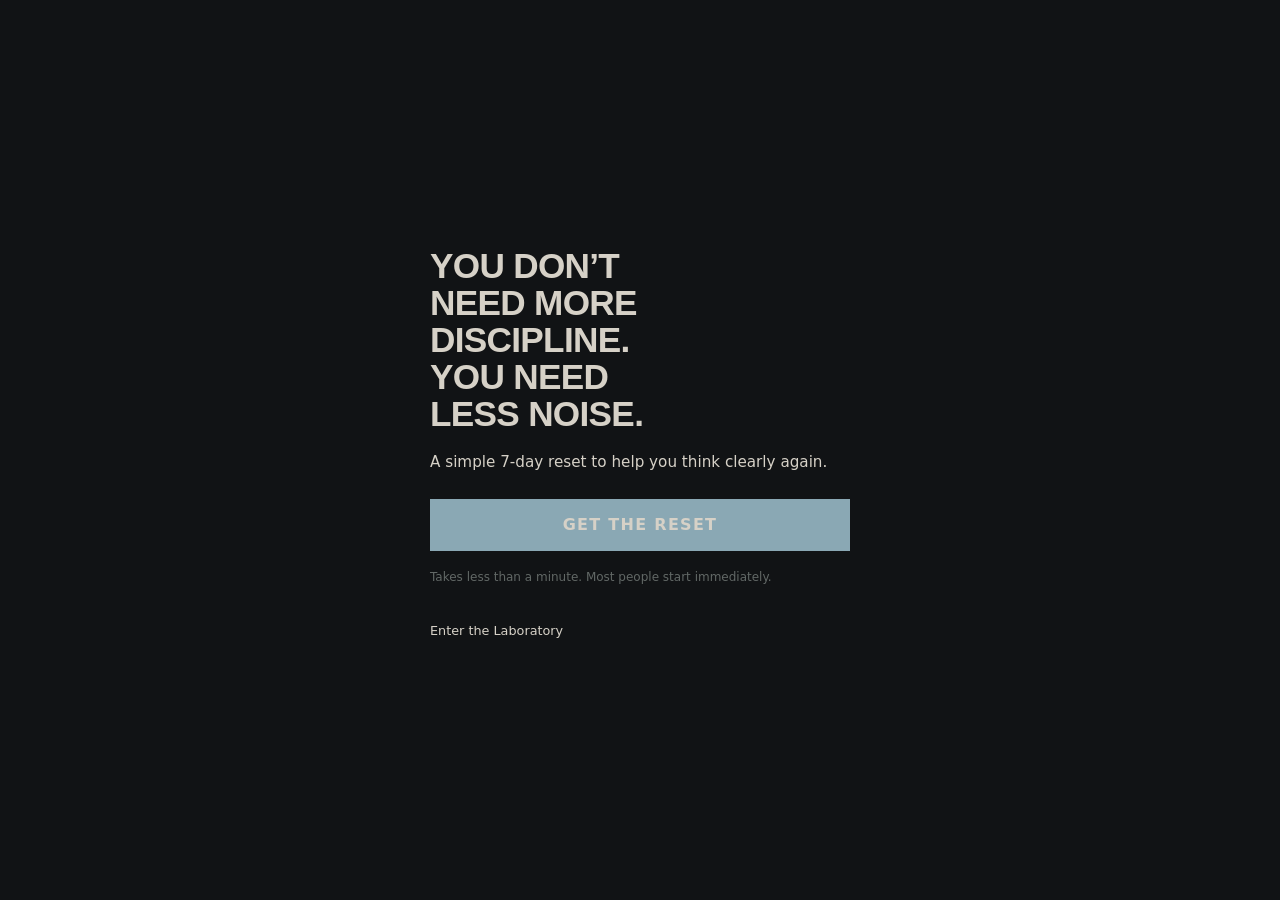
<file: reset/index.html>
<!DOCTYPE html>
<html lang="en">
<head>
  <meta charset="UTF-8">
  <meta name="viewport" content="width=device-width, initial-scale=1.0">
  <meta name="theme-color" content="#0b0c0d">
  <title>Reset — Slate & Silicon</title>
  <meta name="description" content="A simple 7-day reset to get your attention back.">

  <!-- Google tag (gtag.js) -->
  <script async src="https://www.googletagmanager.com/gtag/js?id=G-XZ84PSHRX9"></script>
  <script>
    window.dataLayer = window.dataLayer || [];
    function gtag(){dataLayer.push(arguments);} 
    gtag('js', new Date());
    gtag('config', 'G-XZ84PSHRX9');
  </script>

  <link rel="stylesheet" href="/css/styles.css">
  <style>
    body { background: #0b0c0d; color: #e8e2d6; font-family: Inter, system-ui, sans-serif; display:flex; align-items:center; justify-content:center; min-height:100vh; padding:1.5rem; }
    .reset-container { max-width:420px; width:100%; }
    h1 { font-size:2.2rem; line-height:1.05; letter-spacing:-0.02em; margin-bottom:1rem; }
    p { color:#9b9890; font-size:0.95rem; margin-bottom:1.5rem; }
    .cta { display:block; width:100%; height:52px; background:#8aa8b4; color:#0b0c0d; font-weight:800; text-transform:uppercase; letter-spacing:0.08em; text-align:center; line-height:52px; margin-bottom:1rem; text-decoration:none; }
    .cta:active { transform: scale(0.98); }
    .micro { font-size:0.75rem; color:#626866; margin-bottom:2rem; }
    .links a { display:block; font-size:0.8rem; color:#9b9890; text-decoration:none; margin-bottom:0.6rem; }
    .links a:hover { color:#8aa8b4; }
  </style>
</head>
<body>
  <div class="reset-container">

    <h1>
      You don’t need more discipline.<br>
      You need less noise.
    </h1>

    <p>
      A simple 7-day reset to help you think clearly again.
    </p>

    <a href="/detox-planner/" class="cta" onclick="gtag('event','reset_download_click')">
      Get the Reset
    </a>

    <div class="micro">
      Takes less than a minute. Most people start immediately.
    </div>

    <div class="links">
      <a href="/laboratory/">Enter the Laboratory</a>
    </div>

  </div>
</body>
</html>
</file>
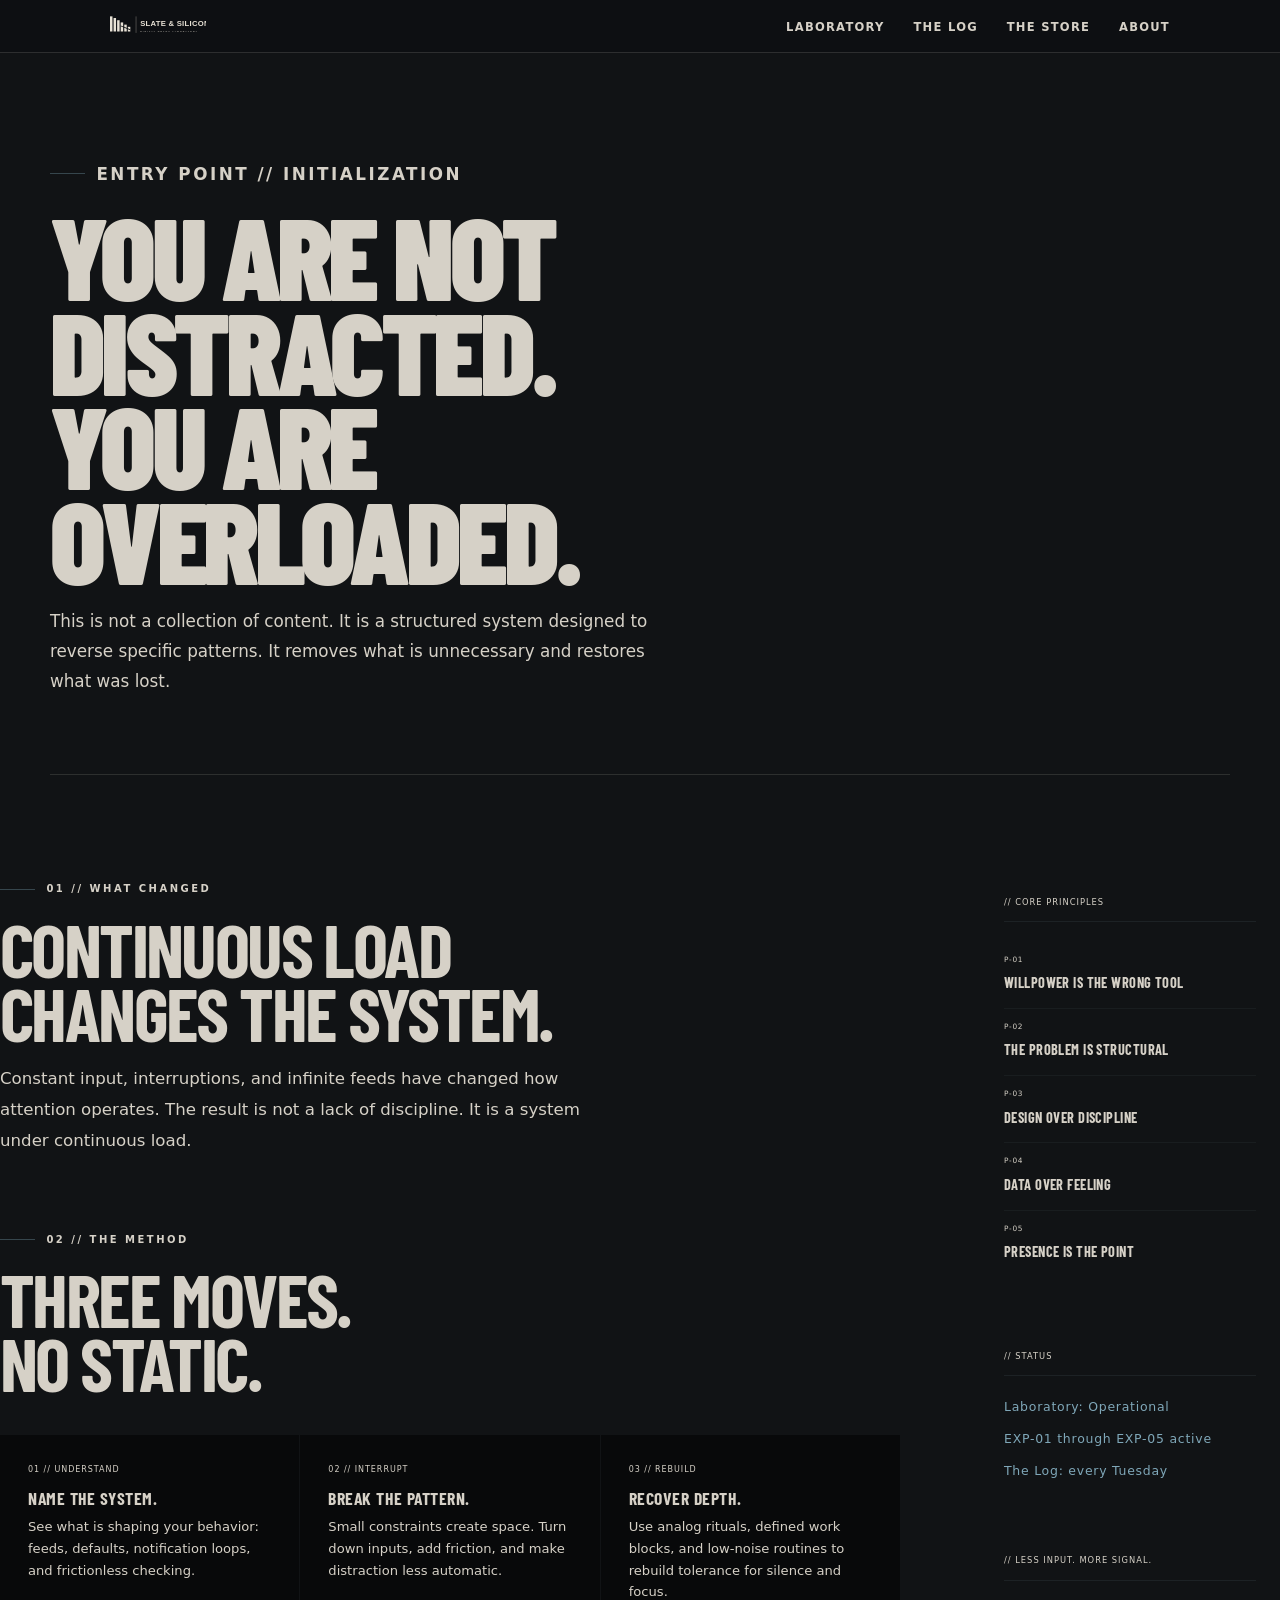
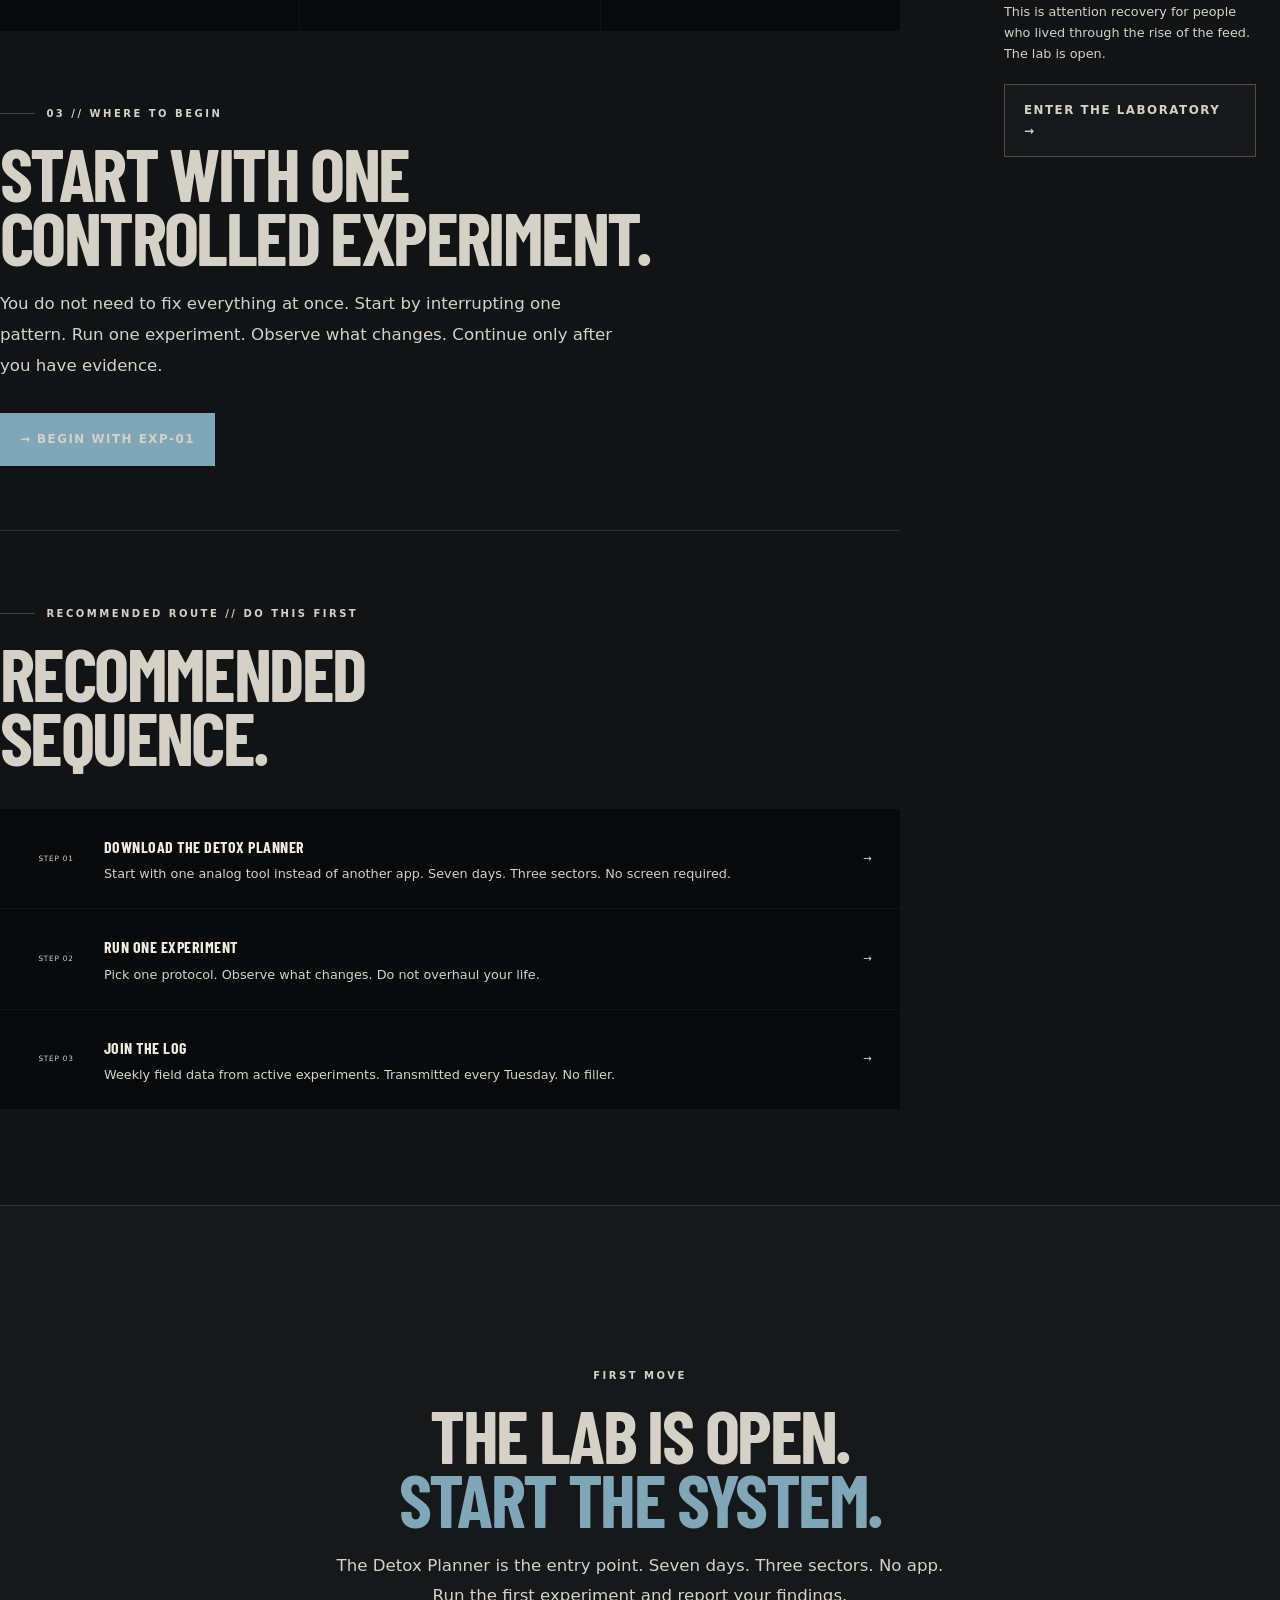
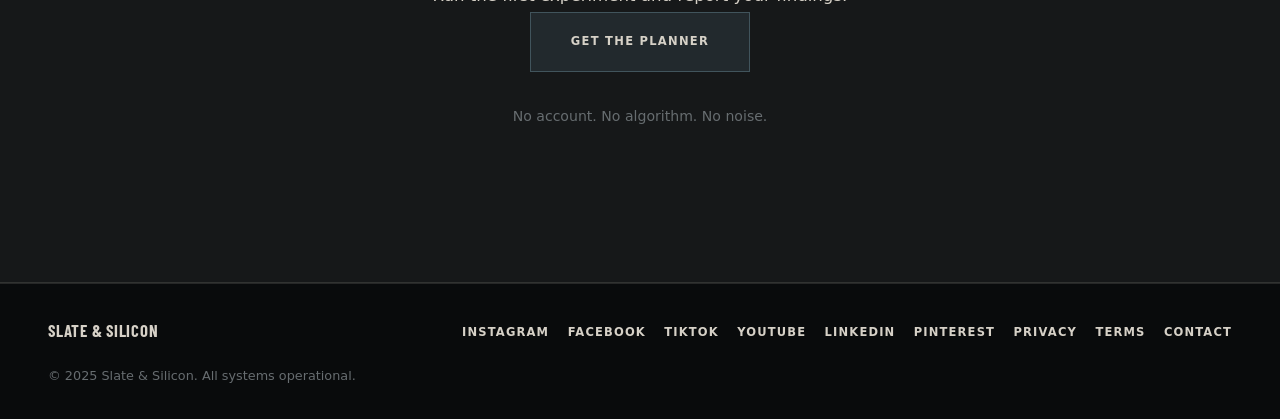
<file: start-here/index.html>
<!DOCTYPE html>
<html lang="en">
<head>
  <meta charset="UTF-8">
  <meta name="viewport" content="width=device-width, initial-scale=1.0">
  <title>Start Here — Slate & Silicon</title>
  <meta name="description" content="Start here with Slate & Silicon: a structured digital detox system for rebuilding attention.">
  <link href="https://fonts.googleapis.com/css2?family=Space+Mono:wght@400;700&family=Barlow+Condensed:wght@300;700;900&family=Barlow:wght@300;400&display=swap" rel="stylesheet">
  <link rel="stylesheet" href="/css/styles.css">
  <style>

    .start-layout {
      display: grid;
      grid-template-columns: 1fr 300px;
      gap: 5rem;
      align-items: start;
    }

    /* Protocol cards — 3-col grid matching card-grid pattern */
    .protocol-grid {
      display: grid;
      grid-template-columns: repeat(3, 1fr);
      gap: 1px;
      background: var(--cyan-border);
      border: 1px solid var(--cyan-border);
      margin-top: 2.5rem;
    }

    .protocol-card {
      background: var(--bunker);
      padding: 1.75rem;
      transition: background 0.2s;
    }
    .protocol-card:hover { background: var(--surface); }

    .protocol-card small {
      display: block;
      font-family: var(--mono);
      font-size: 0.5rem;
      color: var(--cyan);
      letter-spacing: 0.12em;
      text-transform: uppercase;
      margin-bottom: 0.85rem;
    }

    .protocol-card h3 {
      font-family: var(--display);
      font-weight: 700;
      font-size: 1.1rem;
      text-transform: uppercase;
      letter-spacing: 0.03em;
      margin-bottom: 0.6rem;
    }

    .protocol-card p {
      font-size: 0.82rem;
      color: var(--muted);
      line-height: 1.65;
    }

    /* Route list — styled like include-list / heat-list */
    .route-list {
      display: flex;
      flex-direction: column;
      gap: 1px;
      background: var(--cyan-border);
      border: 1px solid var(--cyan-border);
      margin-top: 2.5rem;
    }

    .route-item {
      background: var(--bunker);
      padding: 1.5rem 1.75rem;
      display: grid;
      grid-template-columns: 56px 1fr auto;
      gap: 1.25rem;
      align-items: center;
      text-decoration: none;
      transition: background 0.2s;
    }
    .route-item:hover { background: var(--surface); }

    .route-item small {
      font-family: var(--mono);
      font-size: 0.46rem;
      color: var(--cyan);
      letter-spacing: 0.1em;
      text-transform: uppercase;
      background: var(--cyan-dim);
      border: 1px solid var(--cyan-border);
      padding: 3px 7px;
      text-align: center;
      line-height: 1.6;
    }

    .route-item strong {
      display: block;
      font-family: var(--display);
      font-weight: 700;
      font-size: 1rem;
      text-transform: uppercase;
      letter-spacing: 0.03em;
      color: var(--white);
      margin-bottom: 0.25rem;
    }

    .route-item p {
      font-size: 0.8rem;
      color: var(--muted);
      line-height: 1.55;
      margin: 0;
    }

    .route-arrow {
      font-family: var(--mono);
      font-size: 0.65rem;
      color: var(--cyan);
      transition: transform 0.2s;
    }
    .route-item:hover .route-arrow { transform: translateX(4px); }

    /* Sidebar */
    .start-sidebar { position: sticky; top: 6rem; }

    .sidebar-block {
      border: 1px solid var(--cyan-border);
      padding: 1.5rem;
      margin-bottom: 1.5rem;
    }

    .sidebar-title {
      font-family: var(--mono);
      font-size: 0.52rem;
      color: var(--cyan);
      letter-spacing: 0.12em;
      text-transform: uppercase;
      margin-bottom: 1.25rem;
      padding-bottom: 0.75rem;
      border-bottom: 1px solid rgba(176,212,222,0.08);
    }

    .principle-item {
      padding: 0.75rem 0;
      border-bottom: 1px solid rgba(176,212,222,0.05);
    }
    .principle-item:last-child { border-bottom: none; }

    .principle-num {
      font-family: var(--mono);
      font-size: 0.46rem;
      color: var(--cyan);
      letter-spacing: 0.1em;
      text-transform: uppercase;
      margin-bottom: 0.3rem;
    }

    .principle-text {
      font-family: var(--display);
      font-weight: 700;
      font-size: 0.9rem;
      text-transform: uppercase;
      letter-spacing: 0.03em;
      color: var(--white);
    }

    @media (max-width: 900px) {
      .start-layout { grid-template-columns: 1fr; }
      .start-sidebar { position: static; }
      .protocol-grid { grid-template-columns: 1fr; }
    }

    @media (max-width: 720px) {
      .route-item { grid-template-columns: 1fr; gap: 0.5rem; }
      .route-arrow { display: none; }
    }

  </style>
</head>
<body>

<!-- NAV -->
<nav class="site-nav">
  <div class="nav-container">

    <a href="/" class="logo">
      <img src="/logo/logo-light.svg" alt="Slate & Silicon">
    </a>

    <div class="nav-right">
      <ul class="nav-links">
	      <li><a href="/laboratory/">Laboratory</a></li>
        <li><a href="/log/">The Log</a></li>
	      <li><a href="/store/">The Store</a></li>
        <li><a href="/about/">About</a></li>
      </ul>
    </div>

  </div>
</nav>

<!-- ══ PAGE HERO ══ -->
<div class="page-hero z">
  <p class="tag">Entry Point // Initialization</p>
  <h1>You are not<br>distracted.<br>You are overloaded.</h1>
  <p class="body-text">This is not a collection of content. It is a structured system designed to reverse specific patterns. It removes what is unnecessary and restores what was lost.</p>
</div>

<!-- ══ TICKER ══ -->
<div class="ticker z">
  <div class="ticker-track">
    <span class="ticker-item">Understand the system <b>//</b></span>
    <span class="ticker-item">Interrupt the pattern <b>//</b></span>
    <span class="ticker-item">Rebuild the depth <b>//</b></span>
    <span class="ticker-item">One experiment at a time <b>//</b></span>
    <span class="ticker-item">No overhaul required <b>//</b></span>
    <span class="ticker-item">Run the test <b>//</b></span>
    <span class="ticker-item">Measure the output <b>//</b></span>
    <span class="ticker-item">Understand the system <b>//</b></span>
    <span class="ticker-item">Interrupt the pattern <b>//</b></span>
    <span class="ticker-item">Rebuild the depth <b>//</b></span>
    <span class="ticker-item">One experiment at a time <b>//</b></span>
    <span class="ticker-item">No overhaul required <b>//</b></span>
    <span class="ticker-item">Run the test <b>//</b></span>
    <span class="ticker-item">Measure the output <b>//</b></span>
  </div>
</div>

<!-- ══ MAIN ══ -->
<div class="z">
  <div class="section">
    <div class="start-layout">

      <div>

        <!-- WHAT CHANGED -->
        <div class="reveal" style="margin-bottom: 4rem;">
          <p class="tag">01 // What Changed</p>
          <h2>Continuous load<br>changes the system.</h2>
          <p class="body-text" style="margin-top: 1rem;">Constant input, interruptions, and infinite feeds have changed how attention operates. The result is not a lack of discipline. It is a system under continuous load.</p>
        </div>

        <!-- THE METHOD -->
        <div class="reveal" style="margin-bottom: 4rem;">
          <p class="tag">02 // The Method</p>
          <h2>Three moves.<br>No static.</h2>
          <div class="protocol-grid">
            <div class="protocol-card">
              <small>01 // Understand</small>
              <h3>Name the system.</h3>
              <p>See what is shaping your behavior: feeds, defaults, notification loops, and frictionless checking.</p>
            </div>
            <div class="protocol-card">
              <small>02 // Interrupt</small>
              <h3>Break the pattern.</h3>
              <p>Small constraints create space. Turn down inputs, add friction, and make distraction less automatic.</p>
            </div>
            <div class="protocol-card">
              <small>03 // Rebuild</small>
              <h3>Recover depth.</h3>
              <p>Use analog rituals, defined work blocks, and low-noise routines to rebuild tolerance for silence and focus.</p>
            </div>
          </div>
        </div>

        <!-- WHERE TO BEGIN -->
        <div class="reveal" style="margin-bottom: 4rem;">
          <p class="tag">03 // Where To Begin</p>
          <h2>Start with one<br>controlled experiment.</h2>
          <p class="body-text" style="margin-top: 1rem; margin-bottom: 2rem;">You do not need to fix everything at once. Start by interrupting one pattern. Run one experiment. Observe what changes. Continue only after you have evidence.</p>
          <a href="/laboratory/" class="btn btn-fill">→ Begin with EXP-01</a>
        </div>

        <hr class="rule" style="margin: 0 0 4rem;">

        <!-- RECOMMENDED ROUTE -->
        <div class="reveal">
          <p class="tag">Recommended Route // Do This First</p>
          <h2>Recommended<br>sequence.</h2>
          <div class="route-list">
            <a href="/detox-planner/" class="route-item">
              <small>STEP 01</small>
              <div>
                <strong>Download the Detox Planner</strong>
                <p>Start with one analog tool instead of another app. Seven days. Three sectors. No screen required.</p>
              </div>
              <span class="route-arrow">→</span>
            </a>
            <a href="/laboratory/" class="route-item">
              <small>STEP 02</small>
              <div>
                <strong>Run One Experiment</strong>
                <p>Pick one protocol. Observe what changes. Do not overhaul your life.</p>
              </div>
              <span class="route-arrow">→</span>
            </a>
            <a href="/log/" class="route-item">
              <small>STEP 03</small>
              <div>
                <strong>Join The Log</strong>
                <p>Weekly field data from active experiments. Transmitted every Tuesday. No filler.</p>
              </div>
              <span class="route-arrow">→</span>
            </a>
          </div>
        </div>

      </div>

      <!-- SIDEBAR -->
      <aside class="start-sidebar reveal">

        <div class="sidebar-block">
          <p class="sidebar-title">// Core Principles</p>
          <div class="principle-item">
            <p class="principle-num">P-01</p>
            <p class="principle-text">Willpower is the wrong tool</p>
          </div>
          <div class="principle-item">
            <p class="principle-num">P-02</p>
            <p class="principle-text">The problem is structural</p>
          </div>
          <div class="principle-item">
            <p class="principle-num">P-03</p>
            <p class="principle-text">Design over discipline</p>
          </div>
          <div class="principle-item">
            <p class="principle-num">P-04</p>
            <p class="principle-text">Data over feeling</p>
          </div>
          <div class="principle-item">
            <p class="principle-num">P-05</p>
            <p class="principle-text">Presence is the point</p>
          </div>
        </div>

        <div class="sidebar-block">
          <p class="sidebar-title">// Status</p>
          <div class="status"><div class="dot"></div> Laboratory: Operational</div>
          <div class="status" style="margin-top:0.65rem;"><div class="dot"></div> EXP-01 through EXP-05 active</div>
          <div class="status" style="margin-top:0.65rem;"><div class="dot"></div> The Log: every Tuesday</div>
        </div>

        <div class="sidebar-block">
          <p class="sidebar-title">// Less input. More signal.</p>
          <p style="font-size:0.8rem; color:var(--muted); line-height:1.65;">This is attention recovery for people who lived through the rise of the feed. The lab is open.</p>
          <a href="/laboratory/" class="btn btn-line" style="margin-top:1.25rem;">Enter the Laboratory →</a>
        </div>

      </aside>
    </div>
  </div>
</div>

<!-- ══ FOOTER CTA ══ -->
<div class="section-alt z">
  <div class="footer-cta">
    <div class="reveal">
      <p class="tag">First Move</p>
      <h2>The lab is open.<br><span class="cyan">Start the system.</span></h2>
      <p class="body-text">The Detox Planner is the entry point. Seven days. Three sectors. No app. Run the first experiment and report your findings.</p>
      <div style="margin-bottom: 2rem;">
            <a href="store/7day-detox/" class="nav-cta" style="display: inline-block; padding: 1.2rem 2.5rem;">GET THE PLANNER</a>
        </div>
      <p class="form-note" style="text-align:center; margin-top:0.5rem;">No account. No algorithm. No noise.</p>
    </div>
  </div>
</div>

<!-- ══ FOOTER ══ -->
<footer class="z">
  <a href="/" class="footer-logo">Slate &amp; Silicon</a>
  <ul class="footer-links">
    <li><a href="https://www.instagram.com/slate.silicon/" target="_blank" rel="noopener">Instagram</a></li>
    <li><a href="https://www.facebook.com/slate.silicon/" target="_blank" rel="noopener">Facebook</a></li>
    <li><a href="https://tiktok.com/@roman.prime78" target="_blank" rel="noopener">TikTok</a></li>
    <li><a href="https://www.youtube.com/@slate.silicon" target="_blank" rel="noopener">YouTube</a></li>
    <li><a href="#" target="_blank" rel="noopener">LinkedIn</a></li>
    <li><a href="https://www.pinterest.com/slateandsilicon/" target="_blank" rel="noopener">Pinterest</a></li>
    <li><a href="/privacy/">Privacy</a></li>
    <li><a href="/terms/">Terms</a></li>
    <li><a href="/contact/">Contact</a></li>
  </ul>
  <span class="footer-copy">© 2025 Slate &amp; Silicon. All systems operational.</span>
</footer>

<script>
  const io = new IntersectionObserver(entries => {
    entries.forEach(e => { if (e.isIntersecting) { e.target.classList.add('on'); io.unobserve(e.target); } });
  }, { threshold: 0.1 });
  document.querySelectorAll('.reveal').forEach(el => io.observe(el));
</script>

</body>
</html>
</file>
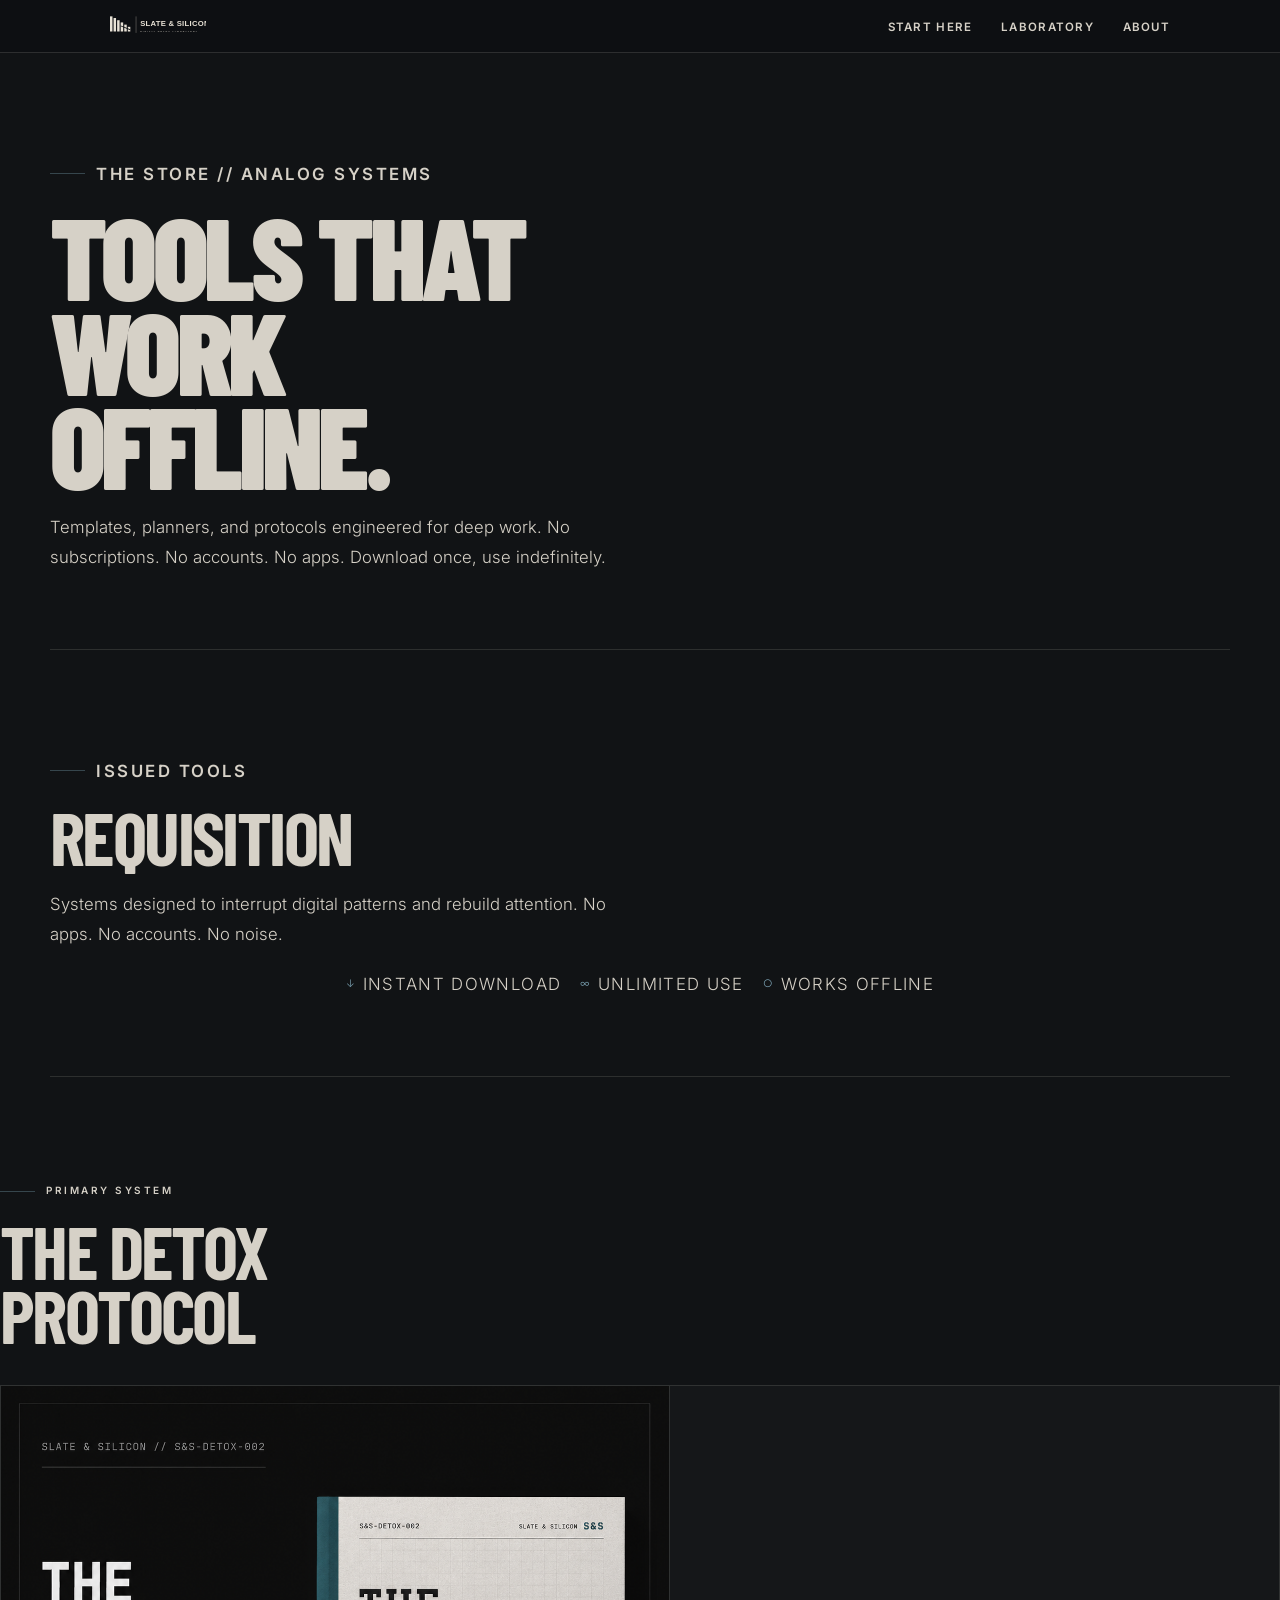
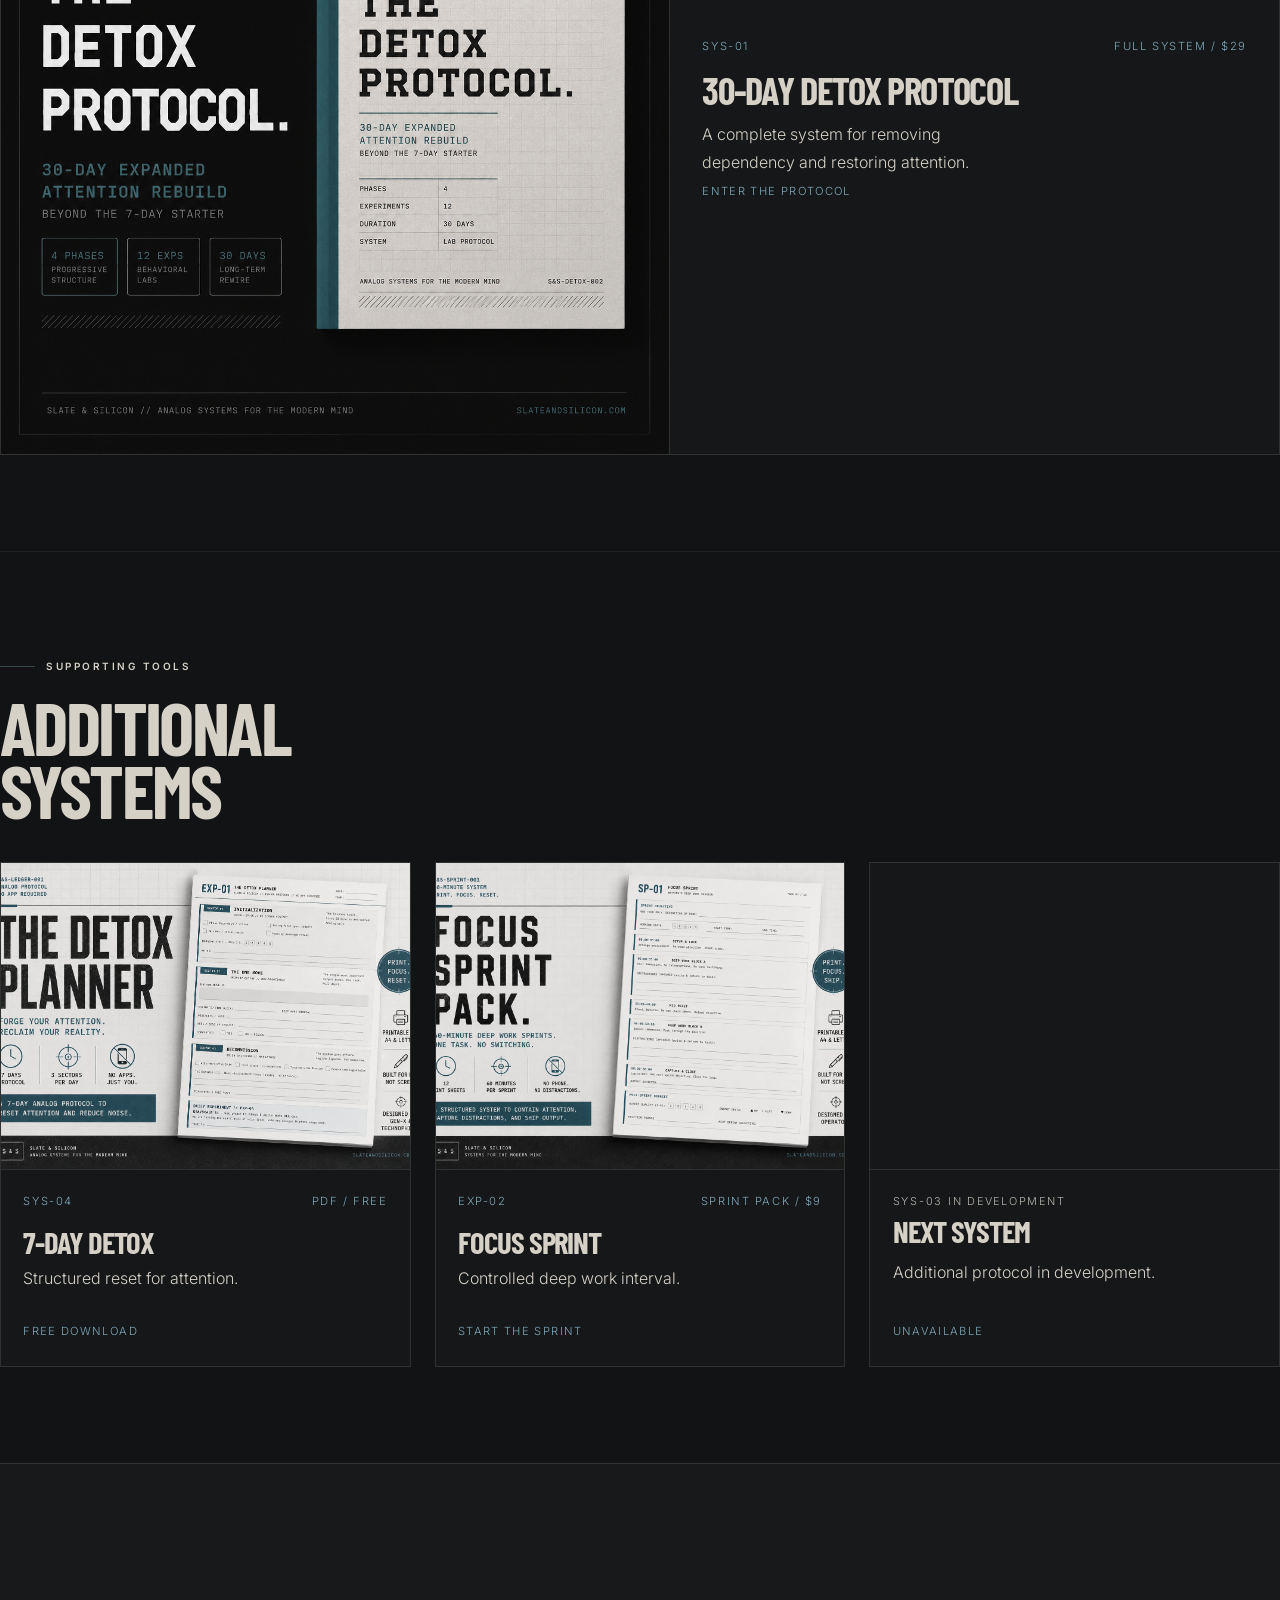
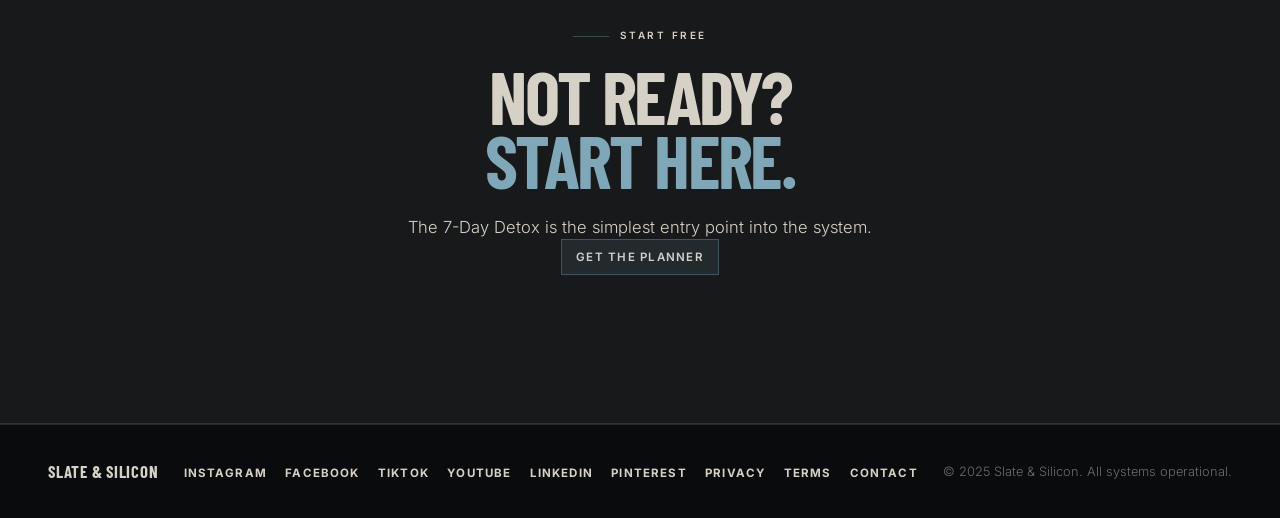
<file: store/index.html>
<!DOCTYPE html>
<html lang="en">
<head>
  <meta charset="UTF-8">
  <meta name="viewport" content="width=device-width, initial-scale=1.0">
  <title>The Store — Slate & Silicon</title>
  <meta name="description" content="Analog systems for rebuilding attention.">

  <link href="https://fonts.googleapis.com/css2?family=Barlow+Condensed:wght@300;700;900&family=Inter:wght@300;400;500;600&display=swap" rel="stylesheet">
  <link rel="stylesheet" href="/css/styles.css">

</head>

<body>

<!-- NAV -->
<nav class="site-nav">
  <div class="nav-container">

    <a href="/" class="logo">
      <img src="/logo/logo-light.svg" alt="Slate & Silicon">
    </a>

    <div class="nav-right">
      <ul class="nav-links">
        <li><a href="/start-here/">Start Here</a></li>
        <li><a href="/laboratory/">Laboratory</a></li>
        <li><a href="/about/">About</a></li>
      </ul>
    </div>

  </div>
</nav>

<!-- ══ PAGE HERO ══ -->
<div class="page-hero z">
  <p class="tag">The Store // Analog Systems</p>
  <h1>Tools that<br>work offline.</h1>
  <p class="body-text">Templates, planners, and protocols engineered for deep work. No subscriptions. No accounts. No apps. Download once, use indefinitely.</p>
</div>
  
  <!-- HERO -->
<div class="page-hero">
  <p class="eyebrow">Issued Tools</p>
  <h2>Requisition</h2>
  <p class="body-text">
    Systems designed to interrupt digital patterns and rebuild attention.
    No apps. No accounts. No noise.
  </p>
  <div class="trust-row">
    <div class="trust-item"><span>↓</span><p>Instant download</p></div>
    <div class="trust-item"><span>∞</span><p>Unlimited use</p></div>
    <div class="trust-item"><span>○</span><p>Works offline</p></div>
  </div>  
</div>

<!-- CONTENT -->
<main>

<!-- FEATURED -->
  <section class="section">

    <div class="section-header">
      <p class="eyebrow">Primary System</p>
      <h2>The Detox Protocol</h2>
    </div>

    <a href="/store/detox-planner" class="featured-card">

      <div class="featured-image">
        <img src="/assets/images/promo-protocol.png" alt="Detox Protocol">
      </div>

      <div class="featured-content">

        <div class="featured-meta">
          <span>SYS-01</span>
          <span>FULL SYSTEM / $29</span>
        </div>

        <h3>30-Day Detox Protocol</h3>

        <p>
          A complete system for removing dependency and restoring attention.
        </p>

        <div class="store-action">
          <span>Enter the Protocol</span>
        </div>

      </div>

    </a>

  </section>

  <!-- GRID -->
  <section class="section">

    <div class="section-header">
      <p class="eyebrow">Supporting Tools</p>
      <h2>Additional Systems</h2>
    </div>

    <div class="store-grid three-col">

      <!-- 7 DAY -->
      <a href="/store/7day-detox" class="store-card">
        <div class="store-image">
          <img src="/assets/images/promo-free.png" alt="7-Day Detox">
        </div>

        <div class="store-content">
          <div class="featured-meta">
            <span>SYS-04</span>
            <span>PDF / FREE</span>
          </div>

          <h3>7-Day Detox</h3>
          <p>Structured reset for attention.</p>

          <div class="store-action">
            <span>Free Download</span>
          </div>
        </div>
      </a>

      <!-- SPRINT -->
      <a href="/store/focus-sprint" class="store-card">
        <div class="store-image">
          <img src="/assets/images/promo-sprint.png" alt="Focus Sprint">
        </div>

        <div class="store-content">
          <div class="featured-meta">
            <span>EXP-02</span>
            <span>SPRINT PACK / $9</span>
          </div>

          <h3>Focus Sprint</h3>
          <p>Controlled deep work interval.</p>

          <div class="store-action">
            <span>Start the Sprint</span>
          </div>
        </div>
      </a>

      <!-- FUTURE -->
      <div class="store-card inactive">
        <div class="store-image"></div>

        <div class="store-content">
          <div class="store-meta">
            <span>SYS-03</span>
            <span>IN DEVELOPMENT</span>
          </div>

          <h3>Next System</h3>
          <p>Additional protocol in development.</p>

          <div class="store-action">
            <span>Unavailable</span>
          </div>
        </div>
      </div>

    </div>

  </section>

</main>
</div>

<!-- FOOTER CTA -->
<section class="section-alt">
  <div class="footer-cta">

    <p class="eyebrow">Start Free</p>

    <h2>
      Not ready?<br>
      <span class="cyan">Start here.</span>
    </h2>

    <p class="body-text">
      The 7-Day Detox is the simplest entry point into the system.
    </p>

    <a href="https://slate-silicon.kit.com/b85027b5ea" class="nav-cta">Get the Planner</a>

  </div>
</section>

<!-- FOOTER -->
<footer class="z">
  <a href="/start-here" class="footer-logo">Slate &amp; Silicon</a>
  <ul class="footer-links">
    <li><a href="https://www.instagram.com/slate.silicon/" target="_blank" rel="noopener">Instagram</a></li>
    <li><a href="https://www.facebook.com/slate.silicon/" target="_blank" rel="noopener">Facebook</a></li>
    <li><a href="https://tiktok.com/@roman.prime78" target="_blank" rel="noopener">TikTok</a></li>
    <li><a href="https://www.youtube.com/@slate.silicon" target="_blank" rel="noopener">YouTube</a></li>
    <li><a href="#" target="_blank" rel="noopener">LinkedIn</a></li>
    <li><a href="https://www.pinterest.com/slateandsilicon/" target="_blank" rel="noopener">Pinterest</a></li>
    <li><a href="/privacy/">Privacy</a></li>
    <li><a href="/terms/">Terms</a></li>
    <li><a href="/contact/">Contact</a></li>
  </ul>
  <span class="footer-copy">© 2025 Slate &amp; Silicon. All systems operational.</span>
</footer>
</body>
</html>
</file>
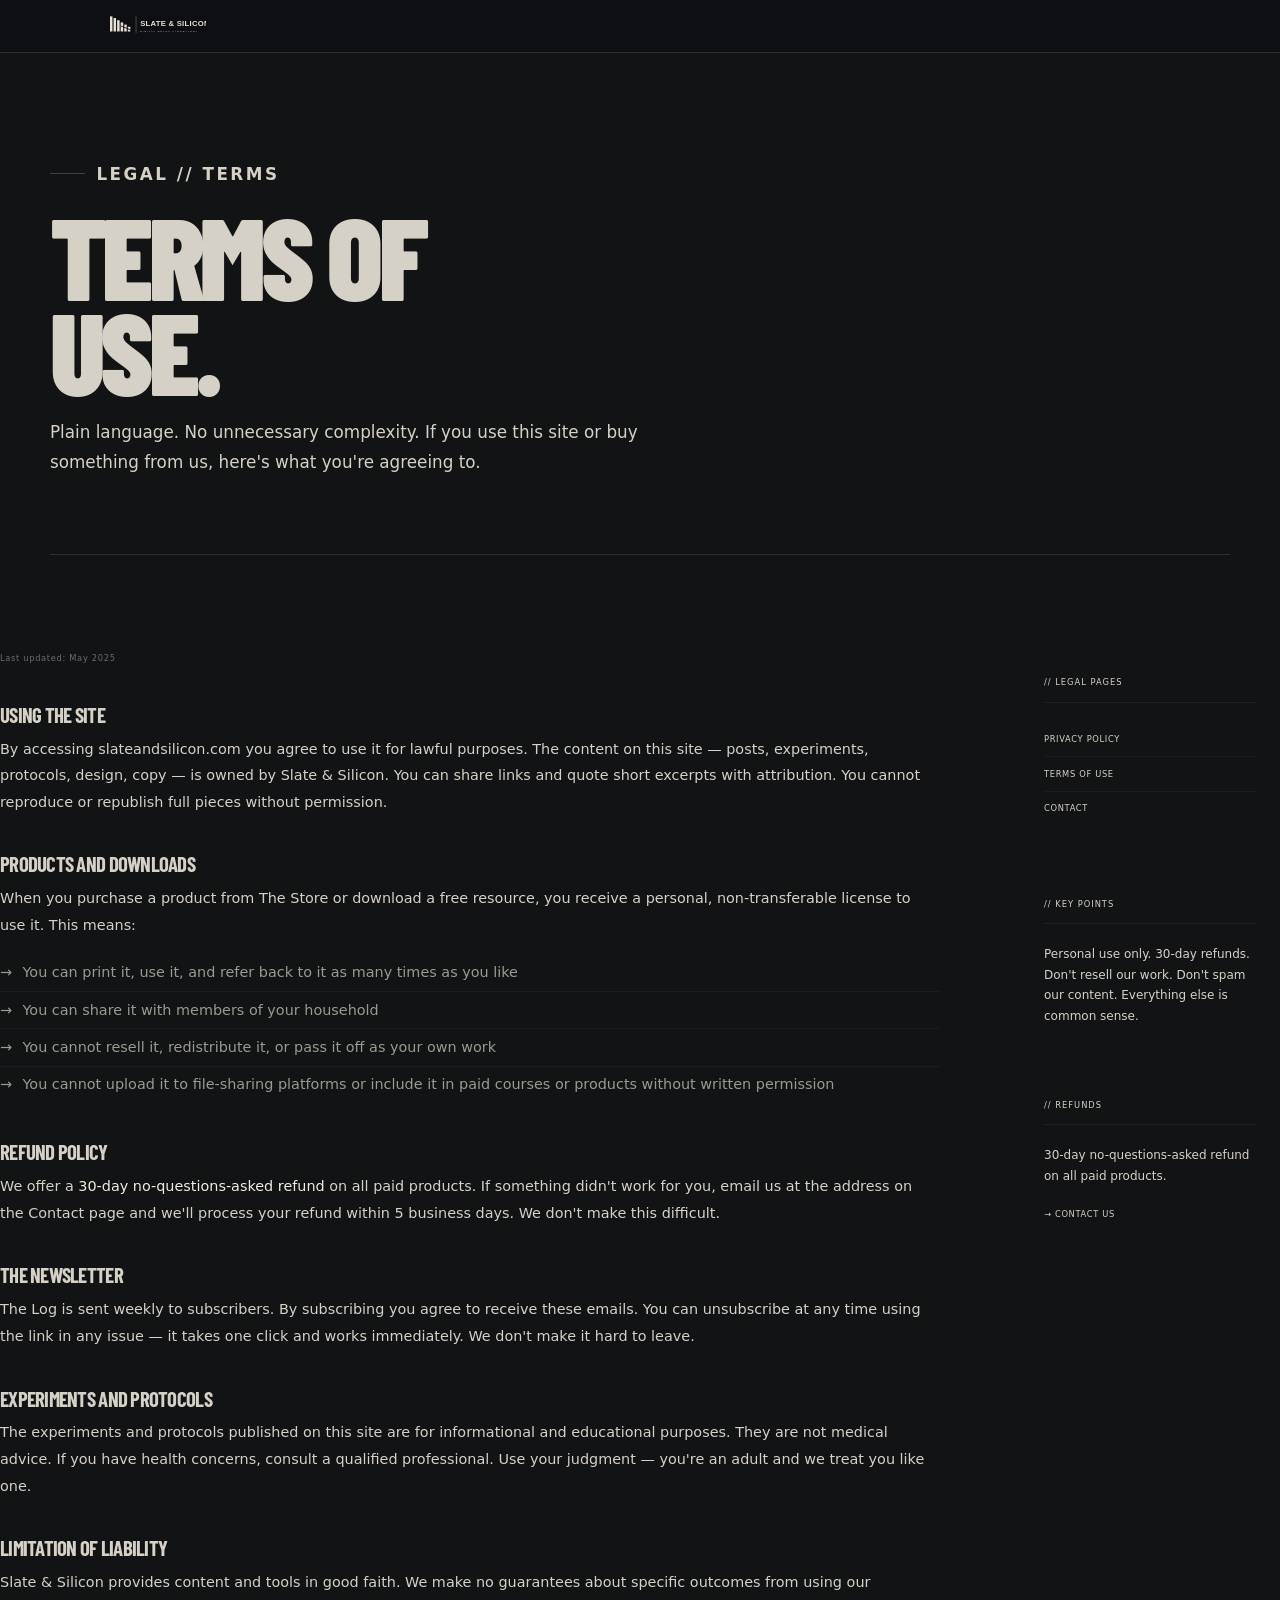
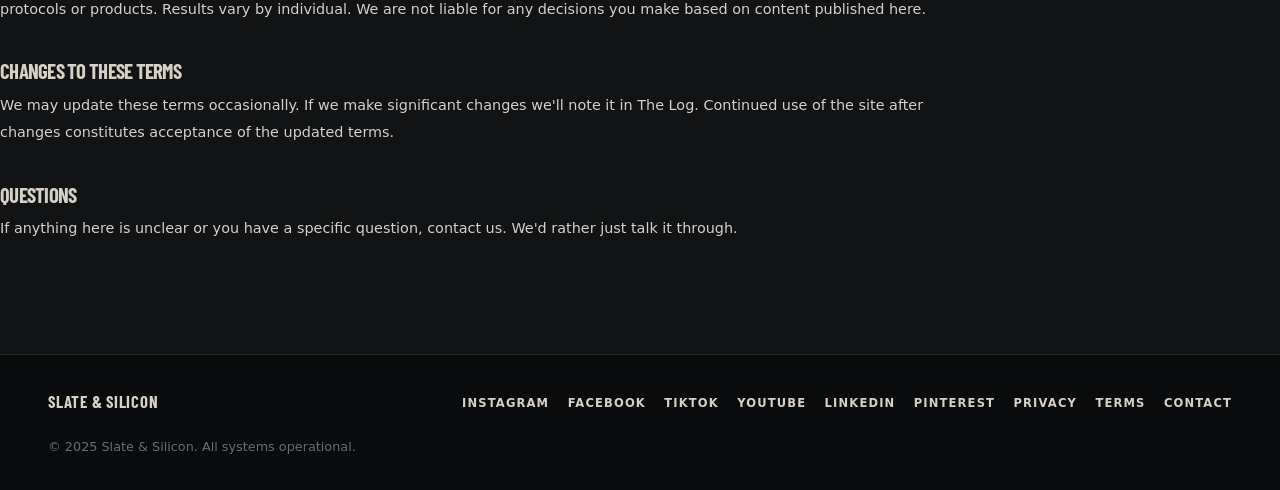
<file: terms/index.html>
<!DOCTYPE html>
<html lang="en">
<head>
  <meta charset="UTF-8">
  <meta name="viewport" content="width=device-width, initial-scale=1.0">
  <title>Terms of Use — Slate & Silicon</title>
  <meta name="description" content="Slate & Silicon terms of use. Plain language, no unnecessary legal complexity.">
  <link href="https://fonts.googleapis.com/css2?family=Space+Mono:wght@400;700&family=Barlow+Condensed:wght@300;700;900&family=Barlow:wght@300;400&display=swap" rel="stylesheet">
  <link rel="stylesheet" href="/css/styles.css">
  <style>
    .legal-layout { display:grid; grid-template-columns:1fr 260px; gap:5rem; align-items:start; }
    .legal-body h2 { font-size:1.3rem; margin:2.5rem 0 0.75rem; }
    .legal-body h2:first-of-type { margin-top:0; }
    .legal-body p { font-size:0.9rem; color:var(--muted); line-height:1.85; margin-bottom:1rem; }
    .legal-body p strong { color:var(--white); font-weight:400; }
    .legal-body ul { list-style:none; margin:0 0 1rem; padding:0; }
    .legal-body ul li { font-size:0.9rem; color:var(--muted); line-height:1.75; padding:0.35rem 0; border-bottom:1px solid rgba(176,212,222,0.05); display:flex; gap:0.65rem; }
    .legal-body ul li:last-child { border-bottom:none; }
    .legal-body ul li::before { content:'→'; color:var(--cyan); flex-shrink:0; }
    .legal-sidebar { position:sticky; top:6rem; }
    .sidebar-block { border:1px solid var(--cyan-border); padding:1.5rem; margin-bottom:1.5rem; }
    .sidebar-title { font-family:var(--mono); font-size:0.52rem; color:var(--cyan); letter-spacing:0.12em; text-transform:uppercase; margin-bottom:1.25rem; padding-bottom:0.75rem; border-bottom:1px solid rgba(176,212,222,0.08); }
    .sidebar-nav-link { display:block; font-family:var(--mono); font-size:0.52rem; color:var(--muted); letter-spacing:0.08em; text-transform:uppercase; text-decoration:none; padding:0.6rem 0; border-bottom:1px solid rgba(176,212,222,0.05); transition:color 0.2s; }
    .sidebar-nav-link:last-child { border-bottom:none; }
    .sidebar-nav-link:hover { color:var(--cyan); }
    .updated { font-family:var(--mono); font-size:0.52rem; color:var(--slate); letter-spacing:0.08em; margin-bottom:2.5rem; display:block; }
    @media (max-width:900px) { .legal-layout { grid-template-columns:1fr; } .legal-sidebar { position:static; } }
  </style>
</head>
<body>

<!-- NAV -->
<nav class="site-nav">
  <div class="nav-container">

    <a href="/" class="logo">
      <img src="/logo/logo-light.svg" alt="Slate & Silicon">
    </a>

    <div class="nav-right">
      <ul class="nav-links">
	    </ul>
    </div>
  </div>
</nav>

<div class="page-hero z">
  <p class="tag">Legal // Terms</p>
  <h1>Terms of<br>Use.</h1>
  <p class="body-text">Plain language. No unnecessary complexity. If you use this site or buy something from us, here's what you're agreeing to.</p>
</div>

<div class="ticker z">
  <div class="ticker-track">
    <span class="ticker-item">Plain language <b>//</b></span>
    <span class="ticker-item">No unnecessary complexity <b>//</b></span>
    <span class="ticker-item">30-day refund policy <b>//</b></span>
    <span class="ticker-item">Personal use only <b>//</b></span>
    <span class="ticker-item">Don't resell our stuff <b>//</b></span>
    <span class="ticker-item">Plain language <b>//</b></span>
    <span class="ticker-item">No unnecessary complexity <b>//</b></span>
    <span class="ticker-item">30-day refund policy <b>//</b></span>
    <span class="ticker-item">Personal use only <b>//</b></span>
    <span class="ticker-item">Don't resell our stuff <b>//</b></span>
  </div>
</div>

<div class="z">
  <div class="section">
    <div class="legal-layout">

      <div class="legal-body reveal">
        <span class="updated">Last updated: May 2025</span>

        <h2>Using the site</h2>
        <p>By accessing slateandsilicon.com you agree to use it for lawful purposes. The content on this site — posts, experiments, protocols, design, copy — is owned by Slate & Silicon. You can share links and quote short excerpts with attribution. You cannot reproduce or republish full pieces without permission.</p>

        <h2>Products and downloads</h2>
        <p>When you purchase a product from The Store or download a free resource, you receive a personal, non-transferable license to use it. This means:</p>
        <ul>
          <li>You can print it, use it, and refer back to it as many times as you like</li>
          <li>You can share it with members of your household</li>
          <li>You cannot resell it, redistribute it, or pass it off as your own work</li>
          <li>You cannot upload it to file-sharing platforms or include it in paid courses or products without written permission</li>
        </ul>

        <h2>Refund policy</h2>
        <p>We offer a <strong>30-day no-questions-asked refund</strong> on all paid products. If something didn't work for you, email us at the address on the Contact page and we'll process your refund within 5 business days. We don't make this difficult.</p>

        <h2>The newsletter</h2>
        <p>The Log is sent weekly to subscribers. By subscribing you agree to receive these emails. You can unsubscribe at any time using the link in any issue — it takes one click and works immediately. We don't make it hard to leave.</p>

        <h2>Experiments and protocols</h2>
        <p>The experiments and protocols published on this site are for informational and educational purposes. They are not medical advice. If you have health concerns, consult a qualified professional. Use your judgment — you're an adult and we treat you like one.</p>

        <h2>Limitation of liability</h2>
        <p>Slate & Silicon provides content and tools in good faith. We make no guarantees about specific outcomes from using our protocols or products. Results vary by individual. We are not liable for any decisions you make based on content published here.</p>

        <h2>Changes to these terms</h2>
        <p>We may update these terms occasionally. If we make significant changes we'll note it in The Log. Continued use of the site after changes constitutes acceptance of the updated terms.</p>

        <h2>Questions</h2>
        <p>If anything here is unclear or you have a specific question, <strong><a href="/contact/" style="color:var(--cyan); text-decoration:none;">contact us.</a></strong> We'd rather just talk it through.</p>
      </div>

      <aside class="legal-sidebar reveal">
        <div class="sidebar-block">
          <p class="sidebar-title">// Legal Pages</p>
          <a href="/privacy/" class="sidebar-nav-link">Privacy Policy</a>
          <a href="/terms/" class="sidebar-nav-link" style="color:var(--cyan);">Terms of Use</a>
          <a href="/contact/" class="sidebar-nav-link">Contact</a>
        </div>
        <div class="sidebar-block">
          <p class="sidebar-title">// Key Points</p>
          <p style="font-size:0.75rem; color:var(--muted); line-height:1.7;">Personal use only. 30-day refunds. Don't resell our work. Don't spam our content. Everything else is common sense.</p>
        </div>
        <div class="sidebar-block">
          <p class="sidebar-title">// Refunds</p>
          <p style="font-size:0.75rem; color:var(--muted); line-height:1.7; margin-bottom:0.75rem;">30-day no-questions-asked refund on all paid products.</p>
          <a href="/contact/" style="font-family:var(--mono); font-size:0.52rem; color:var(--cyan); text-decoration:none; letter-spacing:0.08em; text-transform:uppercase;">→ Contact us</a>
        </div>
      </aside>

    </div>
  </div>
</div>

<footer class="z">
  <a href="/" class="footer-logo">Slate &amp; Silicon</a>
      <ul class="footer-links">
    <li><a href="https://www.instagram.com/slate.silicon/" target="_blank" rel="noopener">Instagram</a></li>
    <li><a href="https://www.facebook.com/slate.silicon/" target="_blank" rel="noopener">Facebook</a></li>
    <li><a href="https://tiktok.com/@roman.prime78" target="_blank" rel="noopener">TikTok</a></li>
    <li><a href="https://www.youtube.com/@slate.silicon" target="_blank" rel="noopener">YouTube</a></li>
    <li><a href="#" target="_blank" rel="noopener">LinkedIn</a></li>
    <li><a href="https://www.pinterest.com/slateandsilicon/" target="_blank" rel="noopener">Pinterest</a></li>
    <li><a href="/privacy/">Privacy</a></li>
    <li><a href="/terms/">Terms</a></li>
    <li><a href="/contact/">Contact</a></li>
  </ul>
  <span class="footer-copy">© 2025 Slate &amp; Silicon. All systems operational.</span>
</footer>

<script>
  const io = new IntersectionObserver(entries => {
    entries.forEach(e => { if (e.isIntersecting) { e.target.classList.add('on'); io.unobserve(e.target); } });
  }, { threshold: 0.1 });
  document.querySelectorAll('.reveal').forEach(el => io.observe(el));
</script>
</body>
</html>
</file>
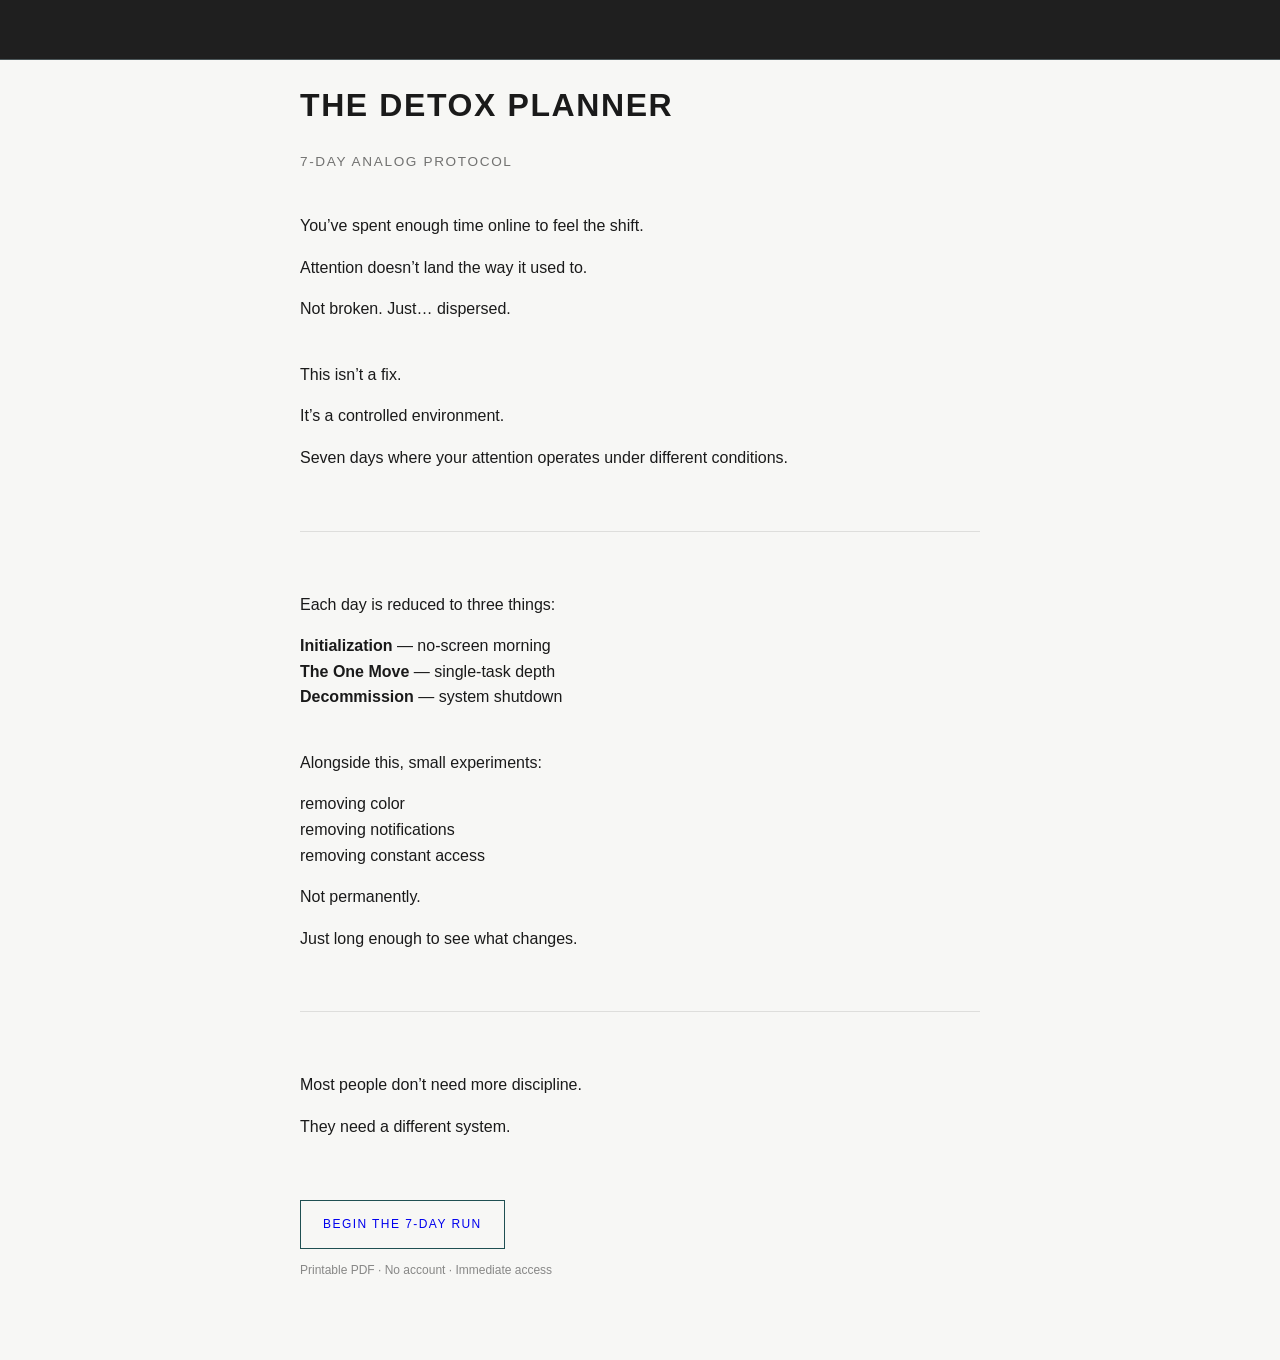
<file: store/7day-detox/index.html>
<!DOCTYPE html>
<html lang="en">
<head>
  <meta charset="UTF-8" />
  <meta name="viewport" content="width=device-width, initial-scale=1.0"/>
  <title>The Detox Planner — Slate & Silicon</title>

  <link rel="stylesheet" href="/styles.css">

  <style>
    body {
      background: #f7f7f5;
      color: #1a1a1a;
      font-family: sans-serif;
      line-height: 1.6;
    }

    .container {
      max-width: 720px;
      margin: 80px auto;
      padding: 0 20px;
    }

    h1 {
      font-size: 2rem;
      letter-spacing: 0.05em;
      margin-bottom: 20px;
    }

    .sub {
      opacity: 0.6;
      font-size: 0.85rem;
      letter-spacing: 0.12em;
      margin-bottom: 40px;
    }

    .block {
      margin-bottom: 40px;
    }

    .block p {
      margin-bottom: 16px;
    }

    .divider {
      height: 1px;
      background: rgba(0,0,0,0.1);
      margin: 60px 0;
    }

    .cta {
      margin-top: 60px;
    }

    .btn {
      display: inline-block;
      padding: 14px 22px;
      border: 1px solid #1f4f52;
      text-decoration: none;
      font-size: 0.75rem;
      letter-spacing: 0.12em;
      transition: all 0.2s ease;
    }

    .btn:hover {
      background: #1f4f52;
      color: #fff;
    }

    .quiet {
      margin-top: 12px;
      font-size: 0.75rem;
      opacity: 0.5;
    }
  </style>
</head>

<body>

<nav class="site-nav">
  <a href="/store/" class="logo">
    <img src="/logo/logo-dark.svg" alt="Slate & Silicon">
  </a>
</nav>
  
  <div class="container">

    <h1>THE DETOX PLANNER</h1>
    <div class="sub">7-DAY ANALOG PROTOCOL</div>

    <div class="block">
      <p>
        You’ve spent enough time online to feel the shift.
      </p>
      <p>
        Attention doesn’t land the way it used to.
      </p>
      <p>
        Not broken. Just… dispersed.
      </p>
    </div>

    <div class="block">
      <p>
        This isn’t a fix.
      </p>
      <p>
        It’s a controlled environment.
      </p>
      <p>
        Seven days where your attention operates under different conditions.
      </p>
    </div>

    <div class="divider"></div>

    <div class="block">
      <p>
        Each day is reduced to three things:
      </p>

      <p>
        <strong>Initialization</strong> — no-screen morning  
        <br/>
        <strong>The One Move</strong> — single-task depth  
        <br/>
        <strong>Decommission</strong> — system shutdown  
      </p>
    </div>

    <div class="block">
      <p>
        Alongside this, small experiments:
      </p>

      <p>
        removing color  
        <br/>
        removing notifications  
        <br/>
        removing constant access  
      </p>

      <p>
        Not permanently.
      </p>

      <p>
        Just long enough to see what changes.
      </p>
    </div>

    <div class="divider"></div>

    <div class="block">
      <p>
        Most people don’t need more discipline.
      </p>
      <p>
        They need a different system.
      </p>
    </div>

    <div class="cta">
      <a 
        href="https://slate-silicon.kit.com/b85027b5ea"
        class="btn"
        target="_blank"
        rel="noopener noreferrer"
      >
        BEGIN THE 7-DAY RUN
      </a>

      <div class="quiet">
        Printable PDF · No account · Immediate access
      </div>
    </div>

  </div>

</body>
</html>
</file>
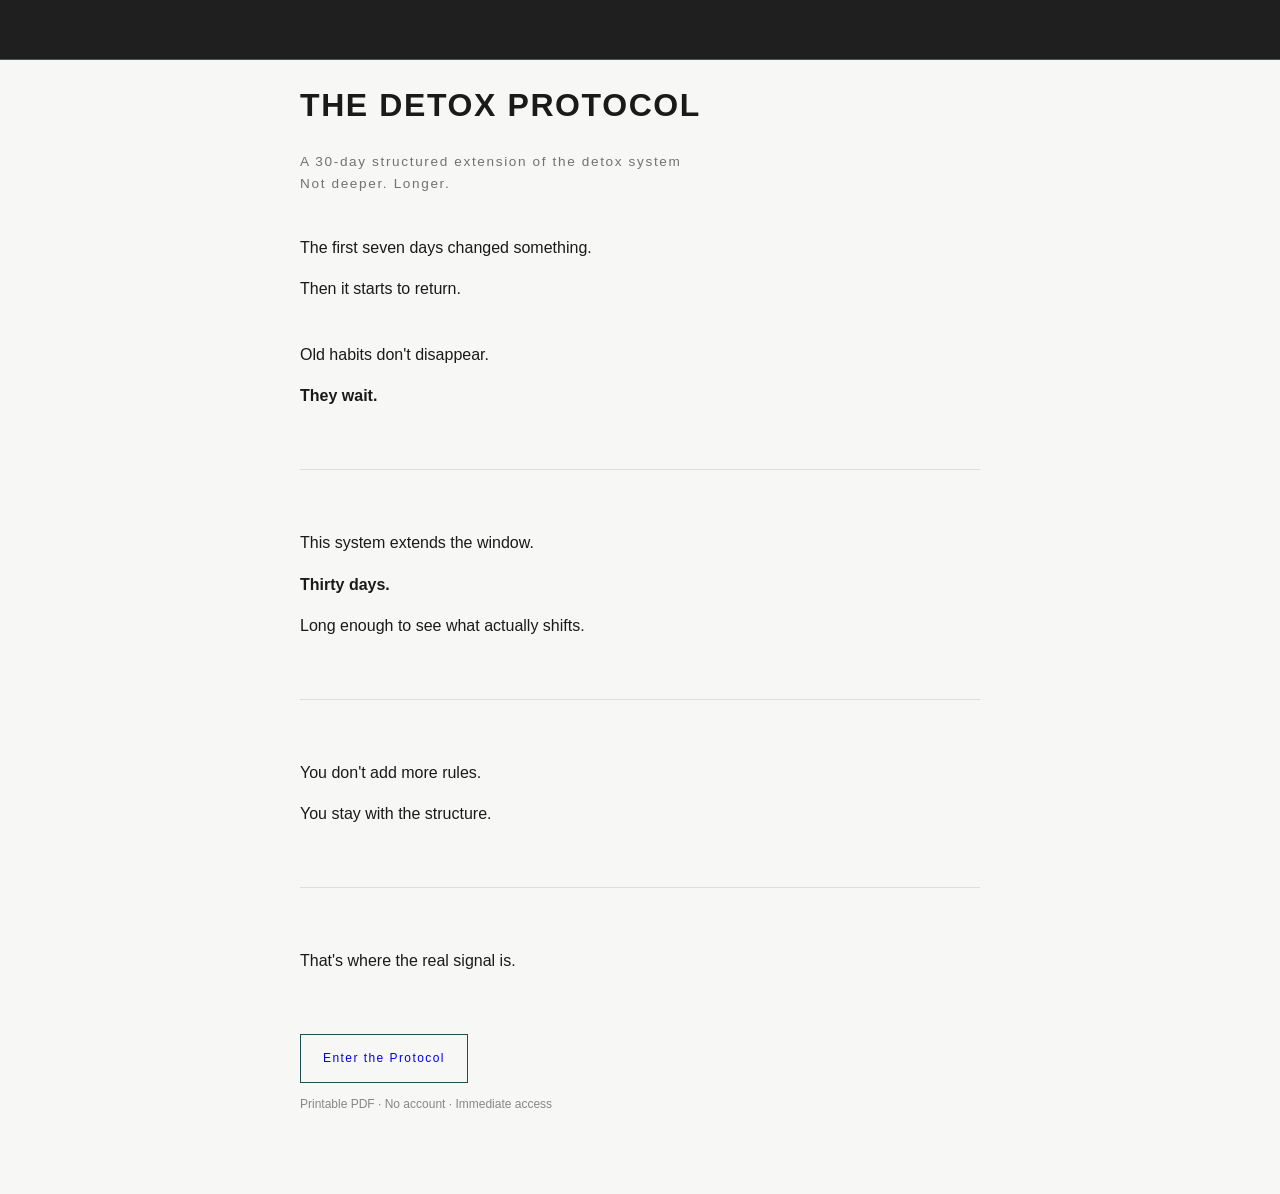
<file: store/detox-planner/index.html>
<!DOCTYPE html>
<html lang="en">
<head>
  <meta charset="UTF-8" />
  <meta name="viewport" content="width=device-width, initial-scale=1.0"/>
  <title>The Detox Planner — Slate & Silicon</title>

  <link rel="stylesheet" href="/styles.css">

  <style>
    body {
      background: #f7f7f5;
      color: #1a1a1a;
      font-family: sans-serif;
      line-height: 1.6;
    }

    .container {
      max-width: 720px;
      margin: 80px auto;
      padding: 0 20px;
    }

    h1 {
      font-size: 2rem;
      letter-spacing: 0.05em;
      margin-bottom: 20px;
    }

    .sub {
      opacity: 0.6;
      font-size: 0.85rem;
      letter-spacing: 0.12em;
      margin-bottom: 40px;
    }

    .block {
      margin-bottom: 40px;
    }

    .block p {
      margin-bottom: 16px;
    }

    .divider {
      height: 1px;
      background: rgba(0,0,0,0.1);
      margin: 60px 0;
    }

    .cta {
      margin-top: 60px;
    }

    .btn {
      display: inline-block;
      padding: 14px 22px;
      border: 1px solid #1f4f52;
      text-decoration: none;
      font-size: 0.75rem;
      letter-spacing: 0.12em;
      transition: all 0.2s ease;
    }

    .btn:hover {
      background: #1f4f52;
      color: #fff;
    }

    .quiet {
      margin-top: 12px;
      font-size: 0.75rem;
      opacity: 0.5;
    }
  </style>
</head>

<body>

  <nav class="site-nav">
  <a href="/" class="logo">
    <img src="/logo/logo-dark.svg" alt="Slate & Silicon">
  </a>

  <ul class="nav-links">
  </ul>
</nav>

  <div class="container">

    <h1>THE DETOX PROTOCOL</h1>
    <div class="sub">A 30-day structured extension of the detox system
    <br/>
      Not deeper. Longer.
    </div>

    <div class="block">
      <p>
        The first seven days changed something.
      </p>
      <p>
        Then it starts to return.
      </p>
    </div>

    <div class="block">
      <p>
        Old habits don't disappear.
      </p>
      <p>
        <strong>They wait.</strong>
      </p>
    </div>

    <div class="divider"></div>

    <div class="block">
      <p>
        This system extends the window.
      </p>
      <p>
        <strong>Thirty days.</strong>
      </p>
      <p>
        Long enough to see what actually shifts.  
      </p>
    </div>

    <div class="divider"></div>
    
    <div class="block">
      <p>
        You don't add more rules.
      </p>
      <p>
        You stay with the structure.  
      </p>
    </div>

    <div class="divider"></div>

    <div class="block">
      <p>
        That's where the real signal is.
      </p>
    </div>

    <div class="cta">
      <a 
        href="https://slate-silicon.lemonsqueezy.com/"
        class="btn"
        target="_blank"
        rel="noopener noreferrer"
      >
        Enter the Protocol
      </a>

      <div class="quiet">
        Printable PDF · No account · Immediate access
      </div>
    </div>

  </div>

</body>
</html>
</file>
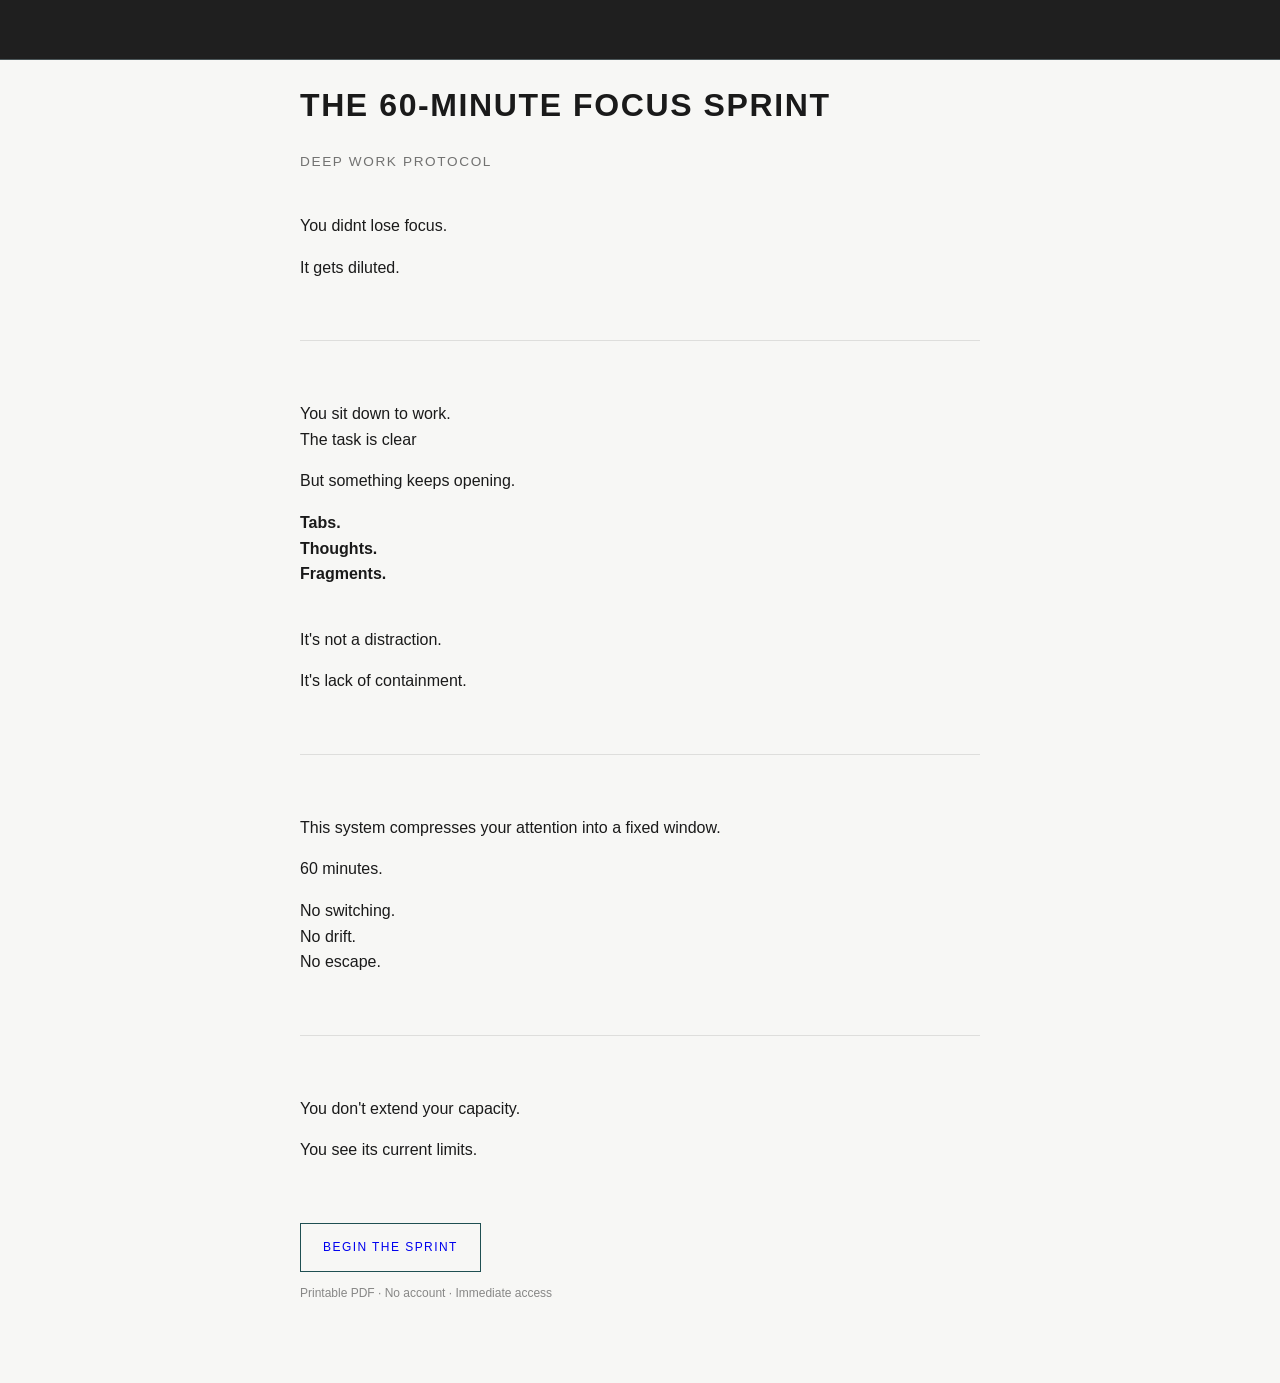
<file: store/focus-sprint/index.html>
<!DOCTYPE html>
<html lang="en">
<head>
  <meta charset="UTF-8" />
  <meta name="viewport" content="width=device-width, initial-scale=1.0"/>
  <title>60-Minute Sprint Pack — Slate & Silicon</title>

  <link rel="stylesheet" href="/styles.css">

  <style>
    body {
      background: #f7f7f5;
      color: #1a1a1a;
      font-family: sans-serif;
      line-height: 1.6;
    }

    .container {
      max-width: 720px;
      margin: 80px auto;
      padding: 0 20px;
    }

    h1 {
      font-size: 2rem;
      letter-spacing: 0.05em;
      margin-bottom: 20px;
    }

    .sub {
      opacity: 0.6;
      font-size: 0.85rem;
      letter-spacing: 0.12em;
      margin-bottom: 40px;
    }

    .block {
      margin-bottom: 40px;
    }

    .block p {
      margin-bottom: 16px;
    }

    .divider {
      height: 1px;
      background: rgba(0,0,0,0.1);
      margin: 60px 0;
    }

    .cta {
      margin-top: 60px;
    }

    .btn {
      display: inline-block;
      padding: 14px 22px;
      border: 1px solid #1f4f52;
      text-decoration: none;
      font-size: 0.75rem;
      letter-spacing: 0.12em;
      transition: all 0.2s ease;
    }

    .btn:hover {
      background: #1f4f52;
      color: #fff;
    }

    .quiet {
      margin-top: 12px;
      font-size: 0.75rem;
      opacity: 0.5;
    }
  </style>
</head>

<body>

  <nav class="site-nav">
  <a href="/store/" class="logo">
    <img src="/logo/logo-dark.svg" alt="Slate & Silicon">
  </a>

  <ul class="nav-links">
  </ul>
</nav>
  
  <div class="container">

    <h1>THE 60-MINUTE FOCUS SPRINT</h1>
    <div class="sub">DEEP WORK PROTOCOL</div>

    <div class="block">
      <p>
        You didnt lose focus.
      </p>
      <p>
        It gets diluted.
      </p>
    </div>

    <div class="divider"></div>

    <div class="block">
      <p>
        You sit down to work.
        <br/>
        The task is clear
      </p>
      <p>
        But something keeps opening.
      </p>
      <p>
        <strong>Tabs.</strong>
        <br/>
        <strong>Thoughts.</strong>
        <br/>
        <strong>Fragments.</strong>
      </p>
    </div>

    <div class="block">
      <p>
        It's not a distraction.
      </p>
      <p>
        It's lack of containment.
      </p>
    </div>

    <div class="divider"></div>

    <div class="block">
      <p>
        This system compresses your attention into a fixed window.
      </p>
      <p>
        60 minutes.
      </p>
      <p>
        No switching.
        <br>
        No drift.
        <br>
        No escape.
      </p>
    </div>

    <div class="divider"></div>

    <div class="block">
      <p>
        You don't extend your capacity.
      <p>
        You see its current limits.

    <div class="cta">
      <a 
        href="https://slate-silicon.lemonsqueezy.com/"
        class="btn"
        target="_blank"
        rel="noopener noreferrer"
      >
        BEGIN THE SPRINT
      </a>

      <div class="quiet">
        Printable PDF · No account · Immediate access
      </div>
    </div>

  </div>

</body>
</html>
</file>
<file: css/styles.css>
/*
  SLATE & SILICON — Laboratory Brand System
  Brutalist calm. Graphite surfaces. Analog recovery for the post-feed mind.
*/

*, *::before, *::after { box-sizing: border-box; margin: 0; padding: 0; }

:root {
  --bunker: #08090a;
  --graphite: #101214;
  --surface: #14171a;
  --surface2: #1b1f23;
  --surface3: #242a30;
  --bone: #e8e2d6;
  --white: #f1ecdf;
  --muted: #9a9a91;
  --slate: #676d70;
  --line: rgba(232, 226, 214, 0.13);
  --line-strong: rgba(232, 226, 214, 0.26);
  --blue: #7fa7b8;
  --blue-dim: rgba(127, 167, 184, 0.12);
  --blue-line: rgba(127, 167, 184, 0.34);
  --warning: #c8a06a;
  --grid: rgba(232, 226, 214, 0.045);

  --display: 'Barlow Condensed', 'Arial Narrow', Impact, sans-serif;
  --body: 'Inter', system-ui, -apple-system, BlinkMacSystemFont, 'Segoe UI', sans-serif;
  --mono: 'Inter', system-ui, sans-serif;

  --max: 1180px;
  --measure: 700px;
  --ease: cubic-bezier(.22, .61, .36, 1);
}

html { scroll-behavior: smooth; }

body {
  min-height: 100vh;
  background:
    linear-gradient(90deg, var(--grid) 1px, transparent 1px),
    linear-gradient(180deg, var(--grid) 1px, transparent 1px),
    radial-gradient(circle at 82% 12%, rgba(127,167,184,.09), transparent 34rem),
    radial-gradient(circle at 10% 0%, rgba(200,160,106,.055), transparent 28rem),
    #111315;
  background-size: 64px 64px, 64px 64px, auto, auto, auto;
  color: #d6d1c7;
  font-family: var(--body);
  font-weight: 300;
  line-height: 1.72;
  overflow-x: hidden;
  text-rendering: optimizeLegibility;
  -webkit-font-smoothing: antialiased;
}

body::before {
  content: '';
  position: fixed;
  inset: 0;
  pointer-events: none;
  z-index: 0;
  opacity: .34;
  background-image: url("data:image/svg+xml,%3Csvg viewBox='0 0 240 240' xmlns='http://www.w3.org/2000/svg'%3E%3Cfilter id='n'%3E%3CfeTurbulence type='fractalNoise' baseFrequency='.86' numOctaves='3' stitchTiles='stitch'/%3E%3C/filter%3E%3Crect width='100%25' height='100%25' filter='url(%23n)' opacity='.17'/%3E%3C/svg%3E");
  mix-blend-mode: soft-light;
}

body::after {
  content: '';
  position: fixed;
  inset: 0;
  pointer-events: none;
  z-index: 0;
  background: linear-gradient(to bottom, rgba(8,9,10,.05), rgba(8,9,10,.62));
}

::selection { background: rgba(127,167,184,.32); color: var(--white); }
img, svg { max-width: 100%; display: block; }
a { color: inherit; }
button, input { font: inherit; }
.z, main, nav, footer, section { position: relative; z-index: 1; }

.sr-only {
  position: absolute; width: 1px; height: 1px; padding: 0; margin: -1px;
  overflow: hidden; clip: rect(0,0,0,0); white-space: nowrap; border: 0;
}

/* Typography */
h1, h2, h3, .logo, .footer-logo {
  font-family: var(--display);
  font-weight: 700;
  letter-spacing: -0.035em;
  text-transform: uppercase;
}

h1 {
  line-height: 0.9;
  letter-spacing: -0.02em;
  max-width: 11ch;
}

h2 {
  font-size: clamp(2.7rem, 5.8vw, 6.2rem);
  line-height: .86;
  margin-bottom: 1.25rem;
}

h3 {
  font-size: clamp(1.55rem, 2.5vw, 2.5rem);
  line-height: .95;
}

p { color: var(--muted); }
.body-text { max-width: 58ch; color: var(--muted); font-size: clamp(1rem, 1.3vw, 1.1rem); line-height: 1.85; }

.eyebrow, .tag, .card-code, .exp-code, .planner-label, .meter-heading {
  display: inline-flex;
  align-items: center;
  gap: .7rem;
  color: var(--blue);
  font-family: var(--body);
  font-size: 10px;
  font-weight: 600;
  letter-spacing: 2.5px;
  opacity: 1.4;
  text-transform: uppercase;
  margin-bottom: 1.2rem;
}
.eyebrow::before, .tag::before { content: ''; width: 2.2rem; height: 1px; background: var(--blue-line); }
.mono { font-family: var(--mono); }
.cyan { color: var(--blue); }
.muted { color: var(--muted); }
.rule { border: 0; border-top: 1px solid var(--line); }

/* Navigation */
.site-nav {
  position: sticky;
  top: 0;
  z-index: 1000;
  background: #0D0F12;
  border-bottom: 1px solid rgba(238,235,225,0.14);
  width: 100%;
}

/* INNER LAYOUT */
.nav-container {
  display: flex;
  justify-content: space-between;
  align-items: center;
  max-width: 1100px;
  margin: 0 auto;
  padding: 0 20px;
  height: 52px;
}

/* LINKS */
.nav-links {
  display: flex;
  align-items: center;
  gap: 1.5rem;
  list-style: none;
}

/* LOGO */
.logo img {
  display: block;
  height: 36px;
  width: auto;
}

.logo {
    display: inline-flex;
  align-items: center;
  width: auto;
}

.logo em {
    color: #007bff;
    font-family: serif;
}

.nav-links {
    display: flex;
    list-style: none;
    gap: 2rem; /* Spacing between links */
    margin: 0;
    padding: 0;
    align-items: center;
}

.nav-links { display: flex; align-items: center; gap: clamp(.9rem, 2.4vw, 1.8rem); list-style: none; }
.nav-links a, .nav-cta {
  color: var(--muted);
  font-size: .72rem;
  font-weight: 600;
  letter-spacing: .11em;
  text-transform: uppercase;
  text-decoration: none;
  transition: color .25s var(--ease), border-color .25s var(--ease), background .25s var(--ease);
}
.nav-links a:hover, .nav-links a.active { color: var(--white); }
.nav-cta, .nav-links .nav-cta {
  border: 1px solid var(--blue-line);
  padding: .62rem .85rem;
  background: var(--blue-dim);
  color: var(--bone);
}
.nav-cta:hover, .nav-links .nav-cta:hover { border-color: var(--blue); background: rgba(127,167,184,.18); }

.nav-toggle { display: none; gap: 5px; background: transparent; border: 0; cursor: pointer; }
.nav-toggle span { display: block; width: 24px; height: 1px; background: var(--bone); }

/* Layout */
.quiet-section, .section {
  padding: clamp(3.5rem, 8vw, 6rem) 0;
  border-top: 1px solid rgba(255,255,255,0.06);
}

.quiet-section:first-of-type,
.section:first-of-type {
  border-top: none;
}
.section-alt { background: rgba(232,226,214,.025); border-top: 1px solid var(--line); border-bottom: 1px solid var(--line); }
.section-alt .section { padding: clamp(5rem, 9vw, 8rem) 0; }
.section-header { max-width: 760px; margin-bottom: 2.4rem; }
.section-header h2 { max-width: 11ch; }
.copy-stack { max-width: var(--measure); display: grid; gap: 1.45rem; }
.copy-stack.narrow { max-width: 640px; }
.copy-stack p { font-size: clamp(1.08rem, 1.7vw, 1.45rem); line-height: 1.55; color: var(--bone); }
.copy-stack .subtle, .subtle { color: var(--muted); font-size: clamp(1rem, 1.4vw, 1.16rem); }
.copy-stack .large { font-family: var(--display); font-size: clamp(2.8rem, 5vw, 5.3rem); line-height: .9; text-transform: uppercase; }

/* Home / Laboratory */
.lab-hero {
  min-height: 82vh;
  display: grid;
  align-items: center;
  padding-top: 32px;
}
.lab-hero-grid { display: grid; grid-template-columns: minmax(0, 1.05fr) minmax(280px, .7fr); gap: clamp(2rem, 6vw, 6rem); align-items: center; }
.cta-row { display: flex; flex-wrap: wrap; gap: .9rem; margin-top: .7rem; }

.lab-visual {
  position: relative;
  min-height: clamp(320px, 44vw, 560px);
  border: 1px solid var(--line);
  background:
    linear-gradient(90deg, rgba(232,226,214,.045) 1px, transparent 1px),
    linear-gradient(180deg, rgba(232,226,214,.045) 1px, transparent 1px),
    radial-gradient(circle at 62% 38%, rgba(127,167,184,.18), transparent 36%),
    rgba(20,23,26,.48);
  background-size: 42px 42px, 42px 42px, auto, auto;
  overflow: hidden;
}
.lab-visual::before {
  content: 'SIGNAL DROP / ATTENTION RECOVERY';
  position: absolute;
  left: 1.2rem;
  top: 1rem;
  color: var(--slate);
  font-size: .62rem;
  font-weight: 700;
  letter-spacing: .16em;
}
.lab-visual::after {
  content: '';
  position: absolute;
  inset: 17% 18% 17% 18%;
  border-left: 2px solid var(--blue);
  border-bottom: 2px solid var(--blue);
  box-shadow: -22px 22px 0 rgba(127,167,184,.22), -44px 44px 0 rgba(127,167,184,.12);
}
.lab-visual span { position: absolute; right: 14%; height: 2px; background: var(--blue); opacity: .7; }
.lab-visual span:nth-child(1) { top: 32%; width: 58%; }
.lab-visual span:nth-child(2) { top: 42%; width: 42%; }
.lab-visual span:nth-child(3) { top: 52%; width: 28%; }
.lab-visual span:nth-child(4) { top: 62%; width: 16%; }

.diagnosis-grid, .tool-grid {
  display: grid;
  grid-template-columns: repeat(3, 1fr);
  border: 1px solid var(--line);
  background: rgba(8,9,10,.25);
}
.diagnosis-grid article, .tool-card {
  padding: clamp(1.5rem, 3vw, 2.4rem);
  border-right: 1px solid var(--line);
  min-height: 250px;
  background: rgba(232,226,214,.016);
}
.diagnosis-grid article:last-child, .tool-card:last-child { border-right: 0; }
.diagnosis-grid span, .tool-card small {
  display: block;
  color: var(--blue);
  font-size: .66rem;
  font-weight: 700;
  letter-spacing: .16em;
  margin-bottom: 1.25rem;
}
.diagnosis-grid h3, .tool-card h3 { margin-bottom: .85rem; color: var(--white); }
.diagnosis-grid p, .tool-card p {
  line-height: 1.7;
  color: #cfcac0;
}

.framework-split {
  display: grid;
  grid-template-columns: 1fr 1fr;
  border: 1px solid var(--line-strong);
}
.framework-panel {
  min-height: clamp(360px, 42vw, 540px);
  display: flex;
  flex-direction: column;
  justify-content: flex-end;
  padding: clamp(1.75rem, 4vw, 3.2rem);
  text-decoration: none;
  background: rgba(20,23,26,.62);
  transition: background .35s var(--ease), border-color .35s var(--ease);
}
.framework-panel:first-child { border-right: 1px solid var(--line-strong); }
.framework-panel:hover { background: rgba(127,167,184,.075); }
.framework-panel h2 { max-width: 9.5ch; }
.framework-panel p:not(.eyebrow) { max-width: 42ch; margin-bottom: 1.6rem; }
.framework-panel span, .tool-card span { color: var(--blue); font-weight: 700; font-size: .76rem; letter-spacing: .12em; text-transform: uppercase; }
.expanse-panel { background: radial-gradient(circle at 74% 24%, rgba(200,160,106,.09), transparent 35%), rgba(20,23,26,.48); }

.tool-card { color: inherit; text-decoration: none; display: flex; flex-direction: column; }
.tool-card span { margin-top: auto; padding-top: 2rem; }
.tool-card:hover { background: rgba(127,167,184,.055); }

.manifesto-strip {
  position: relative;
  z-index: 1;
  border-top: 1px solid var(--line-strong);
  border-bottom: 1px solid var(--line-strong);
  background: rgba(8,9,10,.58);
  padding: clamp(5rem, 10vw, 9rem) 1.25rem;
  text-align: center;
}
.manifesto-strip p {
  margin: 0 auto;
  max-width: 980px;
  color: var(--white);
  font-family: var(--display);
  font-size: clamp(3rem, 7vw, 7rem);
  font-weight: 700;
  letter-spacing: -.035em;
  line-height: .9;
  text-transform: uppercase;
}

.entry-list { border-top: 1px solid var(--line); }
.entry-list a {
  display: grid;
  grid-template-columns: 110px 1fr minmax(180px, 330px);
  gap: 1.5rem;
  align-items: center;
  padding: 1.25rem 0;
  border-bottom: 1px solid var(--line);
  text-decoration: none;
}
.entry-list span { color: var(--blue); font-size: .7rem; font-weight: 700; letter-spacing: .14em; }
.entry-list strong { color: var(--white); font-family: var(--display); font-size: clamp(1.6rem, 3vw, 3rem); line-height: .95; text-transform: uppercase; }
.entry-list em { color: var(--muted); font-style: normal; }
.entry-list a:hover strong { color: var(--blue); }

/* Buttons + Forms */
.btn {
  display: inline-flex; align-items: center; justify-content: center; gap: .6rem;
  padding: .95rem 1.18rem;
  border: 1px solid var(--line);
  text-decoration: none;
  font-size: .74rem;
  font-weight: 700;
  letter-spacing: .13em;
  text-transform: uppercase;
  transition: background .25s var(--ease), color .25s var(--ease), border-color .25s var(--ease), opacity .25s var(--ease);
}
.btn-fill { background: var(--blue); color: #071014; border-color: var(--blue); }
.btn-fill:hover { opacity: .84; }
.btn-line { color: var(--bone); border-color: var(--line-strong); background: rgba(232,226,214,.025); }
.btn-line:hover { border-color: var(--blue-line); background: var(--blue-dim); }

.quiet-form, .form { display: flex; max-width: 560px; margin-top: 1.2rem; }
.quiet-form input, .form input {
  flex: 1; min-width: 0; border: 1px solid var(--line-strong); border-right: 0;
  background: rgba(232,226,214,.035); color: var(--bone); padding: 1rem; outline: none; font-size: .95rem;
}
.quiet-form input::placeholder, .form input::placeholder { color: var(--slate); }
.quiet-form input:focus, .form input:focus { border-color: var(--blue-line); }
.quiet-form button, .form button {
  border: 1px solid var(--blue); background: var(--blue); color: #071014; padding: 1rem 1.2rem;
  cursor: pointer; font-weight: 700; white-space: nowrap;
}
.form-note { color: var(--slate) !important; font-size: .88rem !important; margin-top: .8rem; }

/* Legacy/global support */
.hero { min-height: calc(100vh - 72px); display: grid; align-items: center; padding-top: clamp(4rem, 10vw, 9rem); }
.quiet-link { width: fit-content; color: var(--blue); text-decoration: none; border-bottom: 1px solid var(--blue-line); padding-bottom: .18rem; font-size: .95rem; }
.quiet-link:hover { color: var(--white); border-color: var(--line-strong); }
.recognition { padding-top: clamp(4rem, 9vw, 8rem); }
.recognition-stack { width: min(760px, 100%); display: grid; gap: clamp(3.8rem, 8vw, 7rem); }
.recognition-line { color: var(--muted); font-family: var(--display); font-size: clamp(2.4rem, 5vw, 5.8rem); line-height: .92; letter-spacing: -.035em; text-transform: uppercase; }
.recognition-line.emphasis { color: var(--bone); }
.shift .copy-stack p, .reassurance .copy-stack p { color: var(--bone); }
.transition-line { margin-top: 3rem; color: var(--blue) !important; }

.contrast-grid { display: grid; grid-template-columns: 1fr minmax(220px, 360px) 1fr; gap: clamp(1.2rem, 4vw, 4rem); align-items: center; }
.contrast-copy { display: grid; gap: 1.25rem; text-align: center; }
.contrast-copy p { color: var(--bone); font-family: var(--display); font-size: clamp(2rem, 3.4vw, 4rem); line-height: .92; text-transform: uppercase; }
.contrast-panel { min-height: clamp(280px, 42vw, 520px); border: 1px solid var(--line); background: rgba(20,23,26,.62); position: relative; overflow: hidden; }
.contrast-panel.digital { background: radial-gradient(circle at 50% 58%, rgba(127,167,184,.22), transparent 44%), #0b0d0e; }
.contrast-panel.analog { background: radial-gradient(circle at 48% 18%, rgba(200,160,106,.18), transparent 36%), #111315; }
.screen-glow { position: absolute; left: 50%; bottom: 10%; transform: translateX(-50%); width: 48%; height: 54%; border: 1px solid var(--line); background: linear-gradient(180deg, rgba(127,167,184,.24), rgba(127,167,184,.04)); box-shadow: 0 0 60px rgba(127,167,184,.16); }
.notification { position: absolute; left: 22%; width: 56%; height: 14px; border-radius: 0; background: rgba(232,226,214,.09); }
.notification.one { top: 22%; } .notification.two { top: 32%; width: 42%; } .notification.three { top: 42%; width: 50%; }
.lamp-glow { position: absolute; top: 12%; left: 50%; transform: translateX(-50%); width: 9rem; height: 9rem; border-radius: 50%; background: radial-gradient(circle, rgba(200,160,106,.32), transparent 66%); }
.desk-line { position: absolute; left: 12%; right: 12%; bottom: 28%; height: 1px; background: var(--line-strong); }
.journal { position: absolute; left: 25%; bottom: 18%; width: 42%; height: 20%; border: 1px solid var(--line-strong); background: rgba(232,226,214,.04); transform: rotate(-2deg); }
.pencil { position: absolute; right: 24%; bottom: 22%; width: 2px; height: 22%; background: rgba(200,160,106,.65); transform: rotate(53deg); }

.definition-grid { display: grid; grid-template-columns: 1fr 1.2fr; gap: clamp(2rem, 6vw, 6rem); align-items: center; border-top: 1px solid var(--line); border-bottom: 1px solid var(--line); padding: clamp(3rem, 7vw, 6rem) 0; }
.definition-grid p { color: var(--slate); font-size: clamp(1.25rem, 2vw, 1.8rem); line-height: 1.75; }
.definition-grid h2 { color: var(--bone); margin: 0; }

.entry-grid, .card-grid, .fw-grid, .exp-grid { display: grid; grid-template-columns: repeat(4, 1fr); border: 1px solid var(--line); margin-top: 2.5rem; background: transparent; }
.card-grid, .exp-grid { grid-template-columns: repeat(3, 1fr); }
.fw-grid { grid-template-columns: 1fr 1fr; }
.entry-card, .card, .fw-card, .exp-card { min-height: 220px; padding: clamp(1.4rem, 3vw, 2.2rem); border-right: 1px solid var(--line); text-decoration: none; background: rgba(232,226,214,.015); transition: background .35s var(--ease); color: inherit; display: block; }
.entry-card:last-child, .card:last-child, .fw-card:last-child, .exp-card:last-child { border-right: 0; }
.entry-card:hover, .card:hover, .fw-card:hover, .exp-card:hover { background: rgba(127,167,184,.055); }
.entry-card span { display: block; color: var(--bone); font-family: var(--display); font-size: clamp(1.9rem, 3vw, 3rem); line-height: .95; text-transform: uppercase; margin-bottom: 1rem; }
.entry-card p { color: var(--muted); max-width: 18ch; }
.card h3, .fw-title, .exp-title { color: var(--bone); font-family: var(--display); font-weight: 700; font-size: clamp(1.7rem, 2.7vw, 2.7rem); line-height: .95; text-transform: uppercase; letter-spacing: -.03em; margin-bottom: .8rem; }
.card p, .fw-desc, .exp-desc { color: var(--muted); line-height: 1.8; }
.fw-pct { color: rgba(127,167,184,.2); font-family: var(--display); font-size: clamp(3rem, 7vw, 6rem); line-height: .9; margin-bottom: .5rem; }

.ticker { display: none; }
.status, .chip, .include-list li, .heat-list li, .planner-top, .planner-footer, .meter-note, .meter-labels span { font-family: var(--body); letter-spacing: .06em; }
.status { color: var(--blue); font-size: .78rem; }
.dot { background: var(--blue); animation: none; }
.chip { color: var(--muted); border: 1px solid var(--line); padding: .25rem .55rem; font-size: .72rem; }
.include-list { list-style: none; margin: 1.5rem 0 2rem; }
.include-list li, .heat-list li { list-style: none; color: var(--muted); border-bottom: 1px solid var(--line); padding: .75rem 0; }
.include-list li::before { content: '—'; color: var(--blue); margin-right: .65rem; }
.heat-list li::before { content: attr(data-code); color: var(--blue); background: transparent; border: 0; padding: 0; margin-right: .75rem; }
.planner, .meter-block { background: rgba(232,226,214,.025); border: 1px solid var(--line); padding: clamp(1.4rem, 3vw, 2rem); }
.planner-sector { background: rgba(232,226,214,.025); border-left: 1px solid var(--blue-line); padding: 1rem; margin-bottom: 1rem; }
.pline, .track { background: rgba(232,226,214,.12); }
.fill { background: var(--blue); }

.page-hero { width: min(var(--max), calc(100% - 2.5rem)); margin: 0 auto; padding: clamp(4.5rem, 8vw, 8rem) 0 clamp(3rem, 6vw, 5rem); border-bottom: 1px solid var(--line); }
.page-hero h1 { font-family: var(--display); font-weight: 900; font-size: clamp(4rem, 9vw, 9rem); line-height: .82; text-transform: uppercase; letter-spacing: -.04em; margin-bottom: 1.25rem; }
.page-hero p { color: var(--muted); max-width: 58ch; font-size: 1.05rem; line-height: 1.8; }

/* Animation */
.reveal { opacity: 0; transform: translateY(18px); transition: opacity .85s var(--ease), transform .85s var(--ease); }
.reveal.on { opacity: 1; transform: none; }

/* Footer */
.site-footer, footer {
  display: flex; justify-content: space-between; align-items: center; gap: 1.25rem; flex-wrap: wrap;
  padding: 2rem clamp(1.25rem, 4vw, 3rem); border-top: 1px solid var(--line); color: var(--slate);
  background: rgba(8,9,10,.72);
}
.footer-logo { color: var(--bone); text-decoration: none; font-size: 1.05rem; letter-spacing: .045em; }
.site-footer p { color: var(--slate); font-size: .9rem; max-width: 470px; }
.footer-links { display: flex; gap: 1.15rem; flex-wrap: wrap; list-style: none; }
.footer-links a { color: var(--slate); text-decoration: none; font-size: .72rem; font-weight: 700; letter-spacing: .1em; text-transform: uppercase; }
.footer-links a:hover { color: var(--bone); }
.footer-copy { color: var(--slate); font-size: .8rem; }
.footer-cta { text-align: center; padding: clamp(6rem, 12vw, 10rem) 1.25rem; }
.footer-cta h2 { margin-inline: auto; }
.footer-cta .body-text, .footer-cta .form { margin-inline: auto; }
.footer-cta .tag { justify-content: center; }
.footer-cta .tag::before { display: none; }

@media (prefers-reduced-motion: reduce) {
  *, *::before, *::after { scroll-behavior: auto !important; animation: none !important; transition: none !important; }
  .reveal { opacity: 1; transform: none; }
}

@media (max-width: 980px) {
  .lab-hero-grid, .framework-split, .definition-grid, .two-col { grid-template-columns: 1fr; }
  .framework-panel:first-child { border-right: 0; border-bottom: 1px solid var(--line-strong); }
  .diagnosis-grid, .tool-grid, .card-grid, .fw-grid, .exp-grid { grid-template-columns: 1fr; }
  .diagnosis-grid article, .tool-card, .card, .fw-card, .exp-card { border-right: 0; border-bottom: 1px solid var(--line); }
  .diagnosis-grid article:last-child, .tool-card:last-child, .card:last-child, .fw-card:last-child, .exp-card:last-child { border-bottom: 0; }
  .entry-grid { grid-template-columns: 1fr 1fr; }
  .entry-card:nth-child(2) { border-right: 0; }
  .entry-card:nth-child(-n+2) { border-bottom: 1px solid var(--line); }
  .contrast-grid { grid-template-columns: 1fr; }
  .contrast-copy { order: -1; text-align: left; }
  .entry-list a { grid-template-columns: 90px 1fr; }
  .entry-list em { grid-column: 2; }
}

@media (max-width: 720px) {
  .quiet-section, .section {
  padding: 3rem 0;
}
  .nav-links.open { display: flex; }
  .quiet-section:last-of-type
  .quiet-section, .section, .page-hero { width: min(100% - 2rem, var(--max)); }
  .lab-hero, .hero { min-height: 82vh; }
  h1 { font-size: clamp(3.4rem, 16vw, 5.4rem); }
  .recognition-stack { gap: 4rem; }
  .entry-grid { grid-template-columns: 1fr; }
  .entry-card { border-right: 0; border-bottom: 1px solid var(--line); min-height: 180px; }
  .entry-card:last-child { border-bottom: 0; }
  .quiet-form, .form { flex-direction: column; }
  .quiet-form input, .form input { border-right: 1px solid var(--line-strong); border-bottom: 0; }
  .entry-list a { grid-template-columns: 1fr; gap: .45rem; }
  .entry-list em { grid-column: auto; }
  .site-footer, footer { flex-direction: column; align-items: flex-start; }
}

/* === LAUNCH OVERRIDE (FINAL) === */

html, body {
  background: #111315 !important;
  color: #d6d1c7 !important;
}

body {
  background-image: none !important;
}

body::before,
body::after {
  display: none !important;
}

p, h1, h2, h3, a {
  color: #d6d1c7 !important;
}

body {
}

.diagnosis-stack {
  display: flex;
  flex-direction: column;
  gap: 18px;
  margin-top: 16px;
}

.diagnosis-item {
  display: flex;
  flex-direction: column;
  gap: 6px;
}

.diagnosis-item {
  display: flex;
  flex-direction: column;
  gap: 6px;
}

.detox-button {
  display: inline-block;
  padding: 12px 18px;
  background: #E8E8E8;
  color: #0E0E0E;
  text-decoration: none;
  font-size: 14px;
  letter-spacing: -0.01em;
  border: 1px solid #E8E8E8;
  transition: background 120ms ease, color 120ms ease;
}

/* Hover — subtle, not flashy */
.detox-button:hover {
  background: #FFFFFF;
  color: #000000;
}

.detox-micro {
  margin-top: 10px;
  font-size: 12px;
  color: #6A6A6A;
}

/* Fix CTA inside content (not nav) */
.content-cta {
  display: inline-flex;
  width: fit-content;
  align-items: center;
  justify-content: center;
  padding: .38rem .85rem;
  border: 1px solid var(--blue-line);
  background: var(--blue-dim);
  color: var(--bone);
  font-size: .72rem;
  font-weight: 600;
  letter-spacing: .11em;
  text-transform: uppercase;
  text-decoration: none;
  margin-top: 18px;
}

.content-cta:hover {
  border-color: var(--blue);
  background: rgba(127,167,184,.18);
}

/* STORE GRID (VISUAL + SYSTEM HYBRID) */

.store-grid {
  display: grid;
  grid-template-columns: repeat(2, 1fr);
  gap: 1.5rem;
  margin-top: 2.5rem;
}

.store-card {
  display: flex;
  flex-direction: column;
  border: 1px solid var(--line);
  background: rgba(232,226,214,.015);
  text-decoration: none;
  transition: background .25s ease, border-color .25s ease;
  color: inherit;
  min-height: 420px;
}

.store-card:hover {
  background: rgba(127,167,184,.03);
}

/* IMAGE (TOP HALF) */
.store-image {
  aspect-ratio: 4 / 3;
  overflow: hidden;
  border-bottom: 1px solid var(--line);
}

.store-image img {
  width: 100%;
  height: 100%;
  object-fit: cover;
}

/* CONTENT (BOTTOM HALF) */
.store-content {
  padding: 1.4rem;
  display: flex;
  flex-direction: column;
  justify-content: space-between;
  flex: 1;
}

/* META LABELS */
.store-meta {
  font-size: .68rem;
  letter-spacing: .16em;
  opacity: 0.85;
}

/* TITLE */
.store-content h3 {
  font-family: var(--display);
  font-size: clamp(1.6rem, 2.4vw, 2.6rem);
  line-height: .95;
  text-transform: uppercase;
  color: var(--white);
  margin-bottom: .5rem;
}

/* DESCRIPTION */
.store-content p {
  color: var(--muted);
  max-width: 28ch;
  margin-bottom: 1.5rem;
}

/* ACTION */
.store-action span {
  font-size: .7rem;
  letter-spacing: .12em;
  text-transform: uppercase;
  color: var(--blue);
}

/* MOBILE */
@media (max-width: 720px) {
  .store-grid {
    grid-template-columns: 1fr;
  }
}

/* FEATURED SYSTEM */

.featured-card {
  display: grid;
  grid-template-columns: 1.1fr 1fr;
  border: 1px solid var(--line);
  background: rgba(232,226,214,.015);
}

.featured-card {
  text-decoration: none;
}

.featured-card h3,
.featured-card p,
.featured-card span {
  text-decoration: none;
}
.featured-card:hover {
  background: rgba(127,167,184,.05);
}

.featured-image {
  border-right: 1px solid var(--line);
}

.featured-image img {
  width: 100%;
  height: 100%;
  object-fit: cover;
}

.featured-content {
  padding: 2rem;
  display: flex;
  flex-direction: column;
  justify-content: center;
}

.featured-meta {
  display: flex;
  justify-content: space-between;
  font-size: .7rem;
  letter-spacing: .14em;
  color: var(--blue);
  margin-bottom: 1rem;
}

.featured-content h3 {
  font-family: var(--display);
  font-size: clamp(2rem, 3vw, 3.2rem);
  line-height: .95;
  text-transform: uppercase;
  margin-bottom: .8rem;
}

.featured-content p {
  max-width: 30ch;
}
.store-card {
  height: 100%;
}
.store-grid.three-col {
  grid-template-columns: repeat(3, 1fr);
}
@media (max-width: 900px) {
  .featured-card {
    grid-template-columns: 1fr;
  }

  .featured-image {
    border-right: 0;
    border-bottom: 1px solid var(--line);
  }

  .store-grid.three-col {
    grid-template-columns: 1fr;
  }
}
.section + .section {
  margin-top: 0;
}
/* FORCE NAV LAYOUT (FINAL OVERRIDE) */
.nav-container {
  display: flex !important;
  align-items: center !important;
  justify-content: space-between !important;
}

.nav-right {
  display: flex;
  align-items: center;
  gap: 1.5rem;
}

.site-nav .logo {
  display: inline-flex !important;
  width: auto !important;
}

.site-nav .logo img {
  display: block;
  height: 22px;
}

/* TRUST ROW — COMPACT HEADER STYLE */

.trust-row {
  display: flex;
  justify-content: center;
  align-items: center;
  gap: 1.2rem;
  margin-top: 1.2rem;
}

.trust-item {
  display: flex;
  align-items: center;
  gap: 0.4rem;
  font-size: 0.6rem;
  letter-spacing: 0.14em;
  text-transform: uppercase;
  color: var(--muted);
  white-space: nowrap;
}

.trust-item span {
  color: var(--blue);
  font-size: 0.65rem;
}
</file>
<file: css/system.css>
/* UPDATED SYSTEM.CSS */
:root{--bg:#0b0c0d;--text:#e8e2d6;--muted:#9b9890;--slate:#626866;--blue:#8aa8b4;--blue-strong:#7fa7b8;--line:rgba(255,255,255,0.08);--line-strong:rgba(255,255,255,0.14);
--space-1:8px;--space-2:16px;--space-3:24px;--space-4:32px;--space-5:48px;--space-6:64px;--space-7:96px;}
body{background:var(--bg);color:var(--text);font-family:Inter,system-ui,sans-serif;}

/* Reset */
p,h1,h2,h3{margin:0}
a{text-decoration:none}

h1{font-size:clamp(2.6rem,5vw,5rem);line-height:.95;letter-spacing:-.02em}
h2{font-size:clamp(1.8rem,3vw,3rem);line-height:1}
.body-text{font-size:1rem;color:var(--muted);max-width:60ch}

/* Container */
.container{max-width:1100px;margin:0 auto;padding:0 var(--space-4)}

/* Sections */
section{padding:var(--space-6) 0}
section+section{border-top:1px solid var(--line)}
.section-header{max-width:720px;margin-bottom:var(--space-4)}
.section-divider{height:1px;background:linear-gradient(to right,var(--text) 0%,var(--text) 20%,transparent 20%,transparent 40%,var(--text) 40%,var(--text) 60%,transparent 60%,transparent 80%,var(--text) 80%,var(--text) 100%);opacity:.15;margin:var(--space-5) 0}

/* Eyebrow */
.eyebrow{font-size:11px;letter-spacing:3px;text-transform:uppercase;opacity:.6}
.section-header h2{font-family:"Barlow Condensed";font-weight:700;font-size:32px;margin-top:8px}

/* Nav */
.site-nav{display:flex;justify-content:space-between;align-items:center;height:64px;padding:0 var(--space-4);border-bottom:1px solid var(--line)}
.logo img{height:26px;width:auto;display:block}
.nav-links{display:flex;gap:1.6rem;list-style:none;align-items:center}
.nav-links a{font-size:.75rem;letter-spacing:.12em;text-transform:uppercase;color:var(--muted)}
.nav-links a:hover,.nav-links a.active{color:var(--blue)}
.nav-cta{background:var(--blue);color:#0b0c0d;padding:.5rem .9rem;font-size:.7rem;font-weight:800;letter-spacing:.08em;text-transform:uppercase;display:flex;align-items:center;height:32px}

/* Hero */
.lab-hero{padding-top:var(--space-7);padding-bottom:var(--space-6)}
.copy-stack{max-width:640px;display:flex;flex-direction:column;gap:var(--space-3)}
.subtle{max-width:52ch;opacity:.7}

/* Grids */
.tool-grid,.diagnosis-grid{display:grid;grid-template-columns:repeat(auto-fit,minmax(260px,1fr));gap:var(--space-4)}

/* Experiment cards */
.exp-card{display:block;padding:24px;border:1px solid var(--line);color:inherit;position:relative;transition:all .2s ease}
.exp-card::after{content:"";position:absolute;left:0;bottom:0;width:100%;height:2px;background:var(--text);transform:scaleX(0);transform-origin:left;transition:transform .2s ease}
.exp-card:hover::after{transform:scaleX(1)}
.exp-id{font-size:11px;letter-spacing:3px;opacity:.5}
.exp-card h3{font-family:"Barlow Condensed";font-size:22px;margin:6px 0}

/* CTA */
.cta{display:inline-block;padding:14px 20px;border:1px solid var(--text);font-weight:600;letter-spacing:1px;text-transform:uppercase;transition:all .2s ease}
.cta:hover{background:var(--text);color:var(--bg)}

/* Cut motif */
.cut-line{width:80px;height:2px;background:var(--text);transform:skewX(-35deg);opacity:.7}

/* Forms */
.conversion-form input{width:100%;height:52px;background:transparent;border:1px solid var(--line);color:var(--text);padding:0 12px;margin-bottom:.6rem}
.conversion-form button{width:100%;height:52px;font-weight:800;letter-spacing:.08em}

/* Lists */
.lab-list{margin-top:2.5rem}
.lab-item{display:block;padding:1.4rem 0;border-bottom:1px solid var(--line)}
.lab-id{font-size:.7rem;letter-spacing:.12em;color:var(--blue)}
.lab-item h3{font-size:1.3rem;margin:.3rem 0}
.lab-item p{font-size:.9rem;color:var(--muted}

/* Mobile */
@media(max-width:768px){
.lab-hero{padding-top:var(--space-6)}
.copy-stack{gap:var(--space-2)}
.section-divider{margin:var(--space-4) 0}
}
</file>
<file: styles.css>
*, *::before, *::after { margin: 0; padding: 0; box-sizing: border-box; }

:root {
  --bunker: #0D0D0D;
  --slate: #4A4E52;
  --foundry-white: #E0E0E0;
  --cyan: #B0D4DE;
  --cyan-dim: rgba(176,212,222,0.15);
  --cyan-border: rgba(176,212,222,0.3);
  --grid-line: rgba(176,212,222,0.06);
  --text-muted: #6B7177;
}

html { scroll-behavior: smooth; }

body {
  background: var(--bunker);
  color: var(--foundry-white);
  font-family: 'DM Sans', sans-serif;
  font-weight: 300;
  line-height: 1.7;
  overflow-x: hidden;
}

.mono { font-family: 'Share Tech Mono', monospace; }
.display { font-family: 'Bebas Neue', sans-serif; letter-spacing: 0.04em; }

/* GRID OVERLAY */
.grid-bg {
  position: fixed; inset: 0; pointer-events: none; z-index: 0;
  background-image:
    linear-gradient(var(--grid-line) 1px, transparent 1px),
    linear-gradient(90deg, var(--grid-line) 1px, transparent 1px);
  background-size: 40px 40px;
}

/* NAV */
nav {
  position: fixed; top: 0; left: 0; right: 0; z-index: 100;
  background: rgba(13,13,13,0.92);
  backdrop-filter: blur(8px);
  border-bottom: 1px solid var(--cyan-border);
  padding: 0 40px;
  display: flex; align-items: center; justify-content: space-between;
  height: 60px;
}

.nav-logo {
  font-family: 'Bebas Neue', sans-serif;
  font-size: 20px;
  letter-spacing: 0.12em;
  color: var(--foundry-white);
}

.nav-logo span { color: var(--cyan); }

.nav-links {
  display: flex; gap: 32px; list-style: none;
}

.nav-links a {
  font-family: 'Share Tech Mono', monospace;
  font-size: 11px;
  letter-spacing: 0.1em;
  color: var(--text-muted);
  text-decoration: none;
  text-transform: uppercase;
  transition: color 0.2s;
}

.nav-links a:hover { color: var(--cyan); }

.nav-cta {
  font-family: 'Share Tech Mono', monospace;
  font-size: 11px;
  letter-spacing: 0.1em;
  text-transform: uppercase;
  border: 1px solid var(--cyan);
  color: var(--cyan);
  padding: 8px 20px;
  background: transparent;
  cursor: pointer;
  text-decoration: none;
  transition: background 0.2s, color 0.2s;
}

.nav-cta:hover { background: var(--cyan); color: var(--bunker); }

/* SECTIONS */
section {
  position: relative; z-index: 1;
  padding: 120px 80px;
}

/* HERO */
#home {
  min-height: 100vh;
  display: flex; flex-direction: column; justify-content: center;
  padding-top: 140px;
  border-bottom: 1px solid var(--cyan-border);
}

.serial {
  font-family: 'Share Tech Mono', monospace;
  font-size: 11px;
  letter-spacing: 0.15em;
  color: var(--cyan);
  text-transform: uppercase;
  margin-bottom: 24px;
  display: flex; align-items: center; gap: 12px;
}

.serial::before {
  content: '';
  display: block;
  width: 40px; height: 1px;
  background: var(--cyan);
}

.hero-title {
  font-family: 'Bebas Neue', sans-serif;
  font-size: clamp(72px, 10vw, 140px);
  line-height: 0.92;
  letter-spacing: 0.02em;
  color: var(--foundry-white);
  margin-bottom: 8px;
}

.hero-title .accent { color: var(--cyan); }

.hero-sub {
  font-family: 'Bebas Neue', sans-serif;
  font-size: clamp(28px, 4vw, 52px);
  letter-spacing: 0.08em;
  color: var(--slate);
  margin-bottom: 40px;
}

.hero-tagline {
  font-size: 16px;
  font-weight: 300;
  color: var(--text-muted);
  max-width: 480px;
  margin-bottom: 16px;
  border-left: 2px solid var(--cyan);
  padding-left: 20px;
  line-height: 1.6;
}

.hero-split {
  display: flex;
  gap: 12px;
  margin-bottom: 48px;
  margin-top: 32px;
}

.split-bar {
  display: flex;
  flex-direction: column;
  gap: 4px;
}

.split-label {
  font-family: 'Share Tech Mono', monospace;
  font-size: 10px;
  letter-spacing: 0.12em;
  text-transform: uppercase;
  color: var(--text-muted);
}

.split-track {
  height: 4px;
  background: rgba(255,255,255,0.08);
  border-radius: 2px;
  overflow: hidden;
  width: 200px;
}

.split-fill-70 { height: 100%; width: 70%; background: var(--cyan); }
.split-fill-30 { height: 100%; width: 30%; background: var(--slate); }

.hero-ctas { display: flex; gap: 16px; align-items: center; }

.btn-primary {
  font-family: 'Share Tech Mono', monospace;
  font-size: 12px;
  letter-spacing: 0.1em;
  text-transform: uppercase;
  background: var(--cyan);
  color: var(--bunker);
  border: none;
  padding: 14px 32px;
  cursor: pointer;
  text-decoration: none;
  display: inline-block;
  font-weight: 500;
  transition: opacity 0.2s;
}

.btn-primary:hover { opacity: 0.85; }

.btn-ghost {
  font-family: 'Share Tech Mono', monospace;
  font-size: 12px;
  letter-spacing: 0.1em;
  text-transform: uppercase;
  color: var(--foundry-white);
  border: 1px solid rgba(224,224,224,0.2);
  padding: 14px 32px;
  cursor: pointer;
  text-decoration: none;
  display: inline-block;
  transition: border-color 0.2s;
}

.btn-ghost:hover { border-color: var(--cyan); color: var(--cyan); }

.hero-metrics {
  display: flex;
  gap: 48px;
  margin-top: 64px;
  padding-top: 40px;
  border-top: 1px solid rgba(176,212,222,0.1);
}

.hero-metrics {
    display: flex;
    gap: 48 px;
    margin-top: 64 px;
    padding-top: 40 px;
    border-top: 1 px solid rgba(176, 212, 222, 0.1);
}

.metric-item {
    display: flex;
    flex-direction: column;
    gap: 5px;
}

#foundry {
    padding: 100px 5%;
    background: #0a0a0a;
}

.metric-lbl {
    font-family: 'Share Tech Mono', monospace;
    font-size: 10px;
    letter-spacing: 0.1em;
    text-transform: uppercase;
    color: var(--text-muted);
}

.pillar-tag {
    display: inline-block;
    font-family: 'Share Tech Mono', monospace;
    font-size: 9px;
    letter-spacing: 0.1em;
    text-transform: uppercase;
    border: 1px solid var(--cyan-border);
    color: var(--cyan);
    padding: 6px 12px;
    align-self: flex-start;
}

.section-id {
    font-family: 'Share Tech Mono', monospace;
    font-size: 12px;
    color: var(--cyan);
    margin-bottom: 10px;
    display: block;
}

.section-header h2 {
    font-size: clamp(2rem, 5vw, 3.5rem);
    font-weight: 300;
    line-height: 1.1;
}

/* PILLAR GRID */
.pillar-grid {
  display: grid;
  grid-template-columns: repeat(auto-fit, minmax(300px, 1fr));
  gap: 40px;
  margin-top: 60px;
}

.pillar-card {
  border: 1px solid var(--cyan-border);
  padding: 40px;
  background: rgba(255, 255, 255, 0.02);
  backdrop-filter: blur(4px);
  display: flex;
  flex-direction: column;
  gap: 20px;
  transition: border-color 0.3s, background 0.3s;
}

.pillar-card:hover {
  border-color: var(--cyan);
  background: rgba(176, 212, 222, 0.05);
}

.pillar-num {
  font-family: 'Share Tech Mono', monospace;
  font-size: 10px;
  letter-spacing: 0.12em;
  text-transform: uppercase;
  color: var(--text-muted);
}

.pillar-title {
  font-family: 'Bebas Neue', sans-serif;
  font-size: 28px;
  letter-spacing: 0.06em;
  color: var(--foundry-white);
  margin: 0;
}

.pillar-body {
  font-size: 14px;
  color: var(--text-muted);
  line-height: 1.6;
  flex-grow: 1;
  margin: 0;
}

.pillar-tag {
  display: inline-block;
  font-family: 'Share Tech Mono', monospace;
  font-size: 9px;
  letter-spacing: 0.1em;
  text-transform: uppercase;
  border: 1px solid var(--cyan-border);
  color: var(--cyan);
  padding: 6px 12px;
  align-self: flex-start;
}

/* SECTION HEADER */
.section-header {
  margin-bottom: 80px;
}

.section-id {
  font-family: 'Share Tech Mono', monospace;
  font-size: 11px;
  letter-spacing: 0.15em;
  text-transform: uppercase;
  color: var(--cyan);
  margin-bottom: 24px;
  display: flex;
  align-items: center;
  gap: 12px;
}

.section-id::before {
  content: '';
  display: block;
  width: 40px;
  height: 1px;
  background: var(--cyan);
}

.section-title {
  font-family: 'Bebas Neue', sans-serif;
  font-size: clamp(48px, 8vw, 96px);
  line-height: 1.1;
  letter-spacing: 0.02em;
  color: var(--foundry-white);
  margin-bottom: 24px;
}

.section-desc {
  font-size: 16px;
  color: var(--text-muted);
  max-width: 640px;
  line-height: 1.7;
}

.section-desc .callout {
  text-decoration: underline;
  color: var(--foundry-white);
}

/* ABOUT SECTION */
#about {
  background: var(--bunker);
  border-bottom: 1px solid var(--cyan-border);
}

.section-label {
  font-family: 'Share Tech Mono', monospace;
  font-size: 12px;
  letter-spacing: 0.15em;
  text-transform: uppercase;
  color: var(--cyan);
  margin-bottom: 24px;
}

.section-text {
  max-width: 640px;
  font-size: 18px;
  color: var(--text-muted);
  line-height: 1.8;
  margin-bottom: 40px;
}

.about-grid {
  display: grid;
  grid-template-columns: repeat(auto-fit, minmax(260px, 1fr));
  gap: 40px;
  margin-top: 40px;
}

.about-card {
  border: 1px solid var(--cyan-border);
  padding: 32px;
  background: rgba(255,255,255,0.02);
  border-radius: 4px;
}

.about-card h3 {
  font-family: 'Bebas Neue', sans-serif;
  font-size: 28px;
  letter-spacing: 0.05em;
  margin-bottom: 12px;
  color: var(--cyan);
}

.about-card p {
  font-size: 15px;
  color: var(--text-muted);
  line-height: 1.7;
}

/* SERVICES SECTION */
#services {
  background: var(--bunker);
  border-bottom: 1px solid var(--cyan-border);
}

.services-grid {
  display: grid;
  grid-template-columns: repeat(auto-fit, minmax(280px, 1fr));
  gap: 40px;
  margin-top: 40px;
}

.service-card {
  border: 1px solid var(--cyan-border);
  padding: 32px;
  background: rgba(255,255,255,0.02);
  border-radius: 4px;
  transition: border-color 0.2s;
}

.service-card:hover {
  border-color: var(--cyan);
}

.service-card h3 {
  font-family: 'Bebas Neue', sans-serif;
  font-size: 32px;
  letter-spacing: 0.05em;
  margin-bottom: 16px;
  color: var(--cyan);
}

.service-card p {
  font-size: 15px;
  color: var(--text-muted);
  line-height: 1.7;
}

/* CONTACT SECTION */
#contact {
  background: var(--bunker);
  border-bottom: 1px solid var(--cyan-border);
}

.contact-grid {
  display: grid;
  grid-template-columns: repeat(auto-fit, minmax(320px, 1fr));
  gap: 40px;
  margin-top: 40px;
}

.contact-card {
  border: 1px solid var(--cyan-border);
  padding: 32px;
  background: rgba(255,255,255,0.02);
  border-radius: 4px;
}

.contact-card h3 {
  font-family: 'Bebas Neue', sans-serif;
  font-size: 32px;
  letter-spacing: 0.05em;
  margin-bottom: 16px;
  color: var(--cyan);
}

.contact-card p {
  font-size: 15px;
  color: var(--text-muted);
  line-height: 1.7;
}

.contact-links {
  margin-top: 20px;
  display: flex;
  flex-direction: column;
  gap: 12px;
}

.contact-links a {
  font-family: 'Share Tech Mono', monospace;
  font-size: 13px;
  letter-spacing: 0.08em;
  text-transform: uppercase;
  color: var(--cyan);
  text-decoration: none;
  transition: opacity 0.2s;
}

.contact-links a:hover {
  opacity: 0.7;
}

/* FOOTER */
footer {
  padding: 40px 80px;
  background: var(--bunker);
  border-top: 1px solid var(--cyan-border);
  text-align: center;
}

footer p {
  font-size: 14px;
  color: var(--text-muted);
  margin-bottom: 12px;
}

footer a {
  color: var(--cyan);
  text-decoration: none;
  font-family: 'Share Tech Mono', monospace;
  font-size: 12px;
  letter-spacing: 0.08em;
  text-transform: uppercase;
  transition: opacity 0.2s;
}

footer a:hover {
  opacity: 0.7;
}

/* RESPONSIVE */
@media (max-width: 768px) {
  section {
    padding: 100px 40px;
  }

  nav {
    padding: 0 20px;
  }

  .hero-title {
    font-size: clamp(48px, 12vw, 100px);
  }

  .hero-sub {
    font-size: clamp(22px, 5vw, 40px);
  }

  .hero-ctas {
    flex-direction: column;
    align-items: flex-start;
  }

  .hero-metrics {
    flex-direction: column;
    gap: 24px;
  }

  .pillar-grid,
  .about-grid,
  .services-grid,
  .contact-grid {
    grid-template-columns: 1fr;
  }

  .section-title {
    font-size: clamp(36px, 10vw, 60px);
  }
}
</file>
